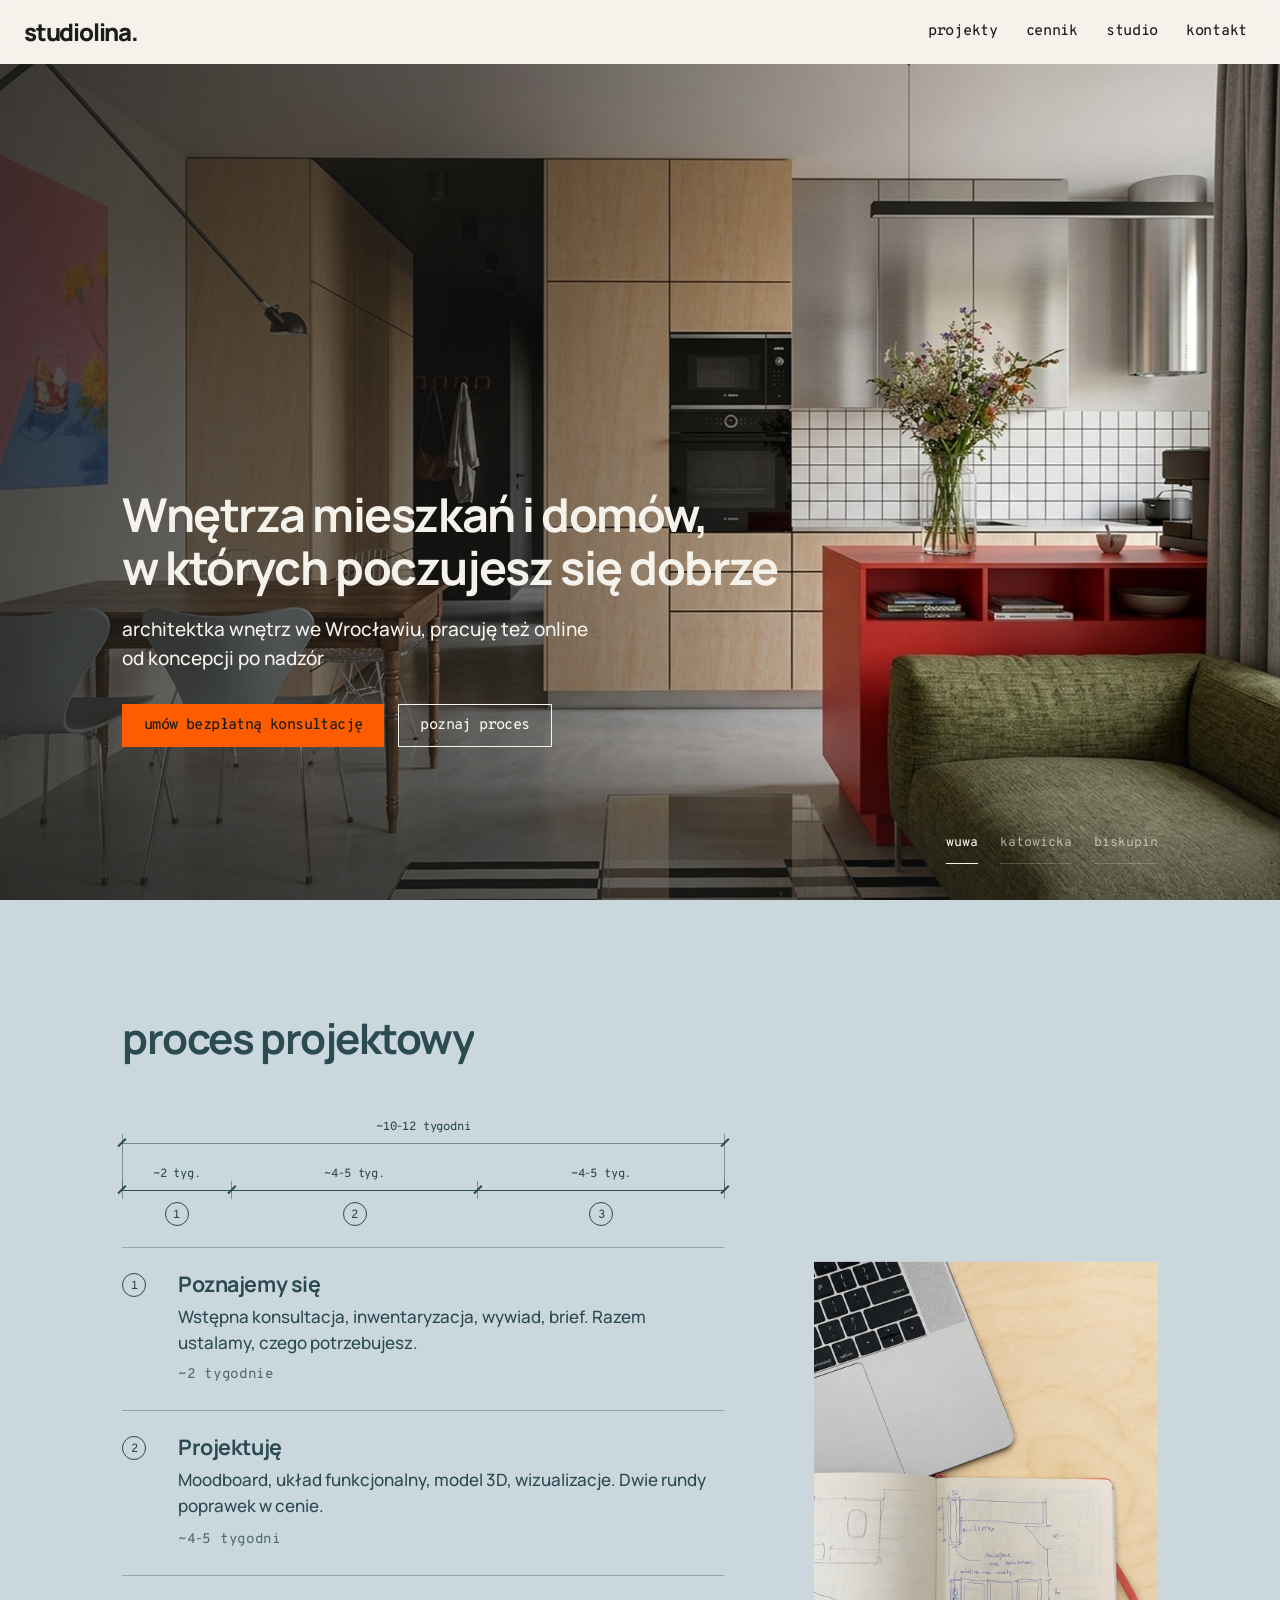
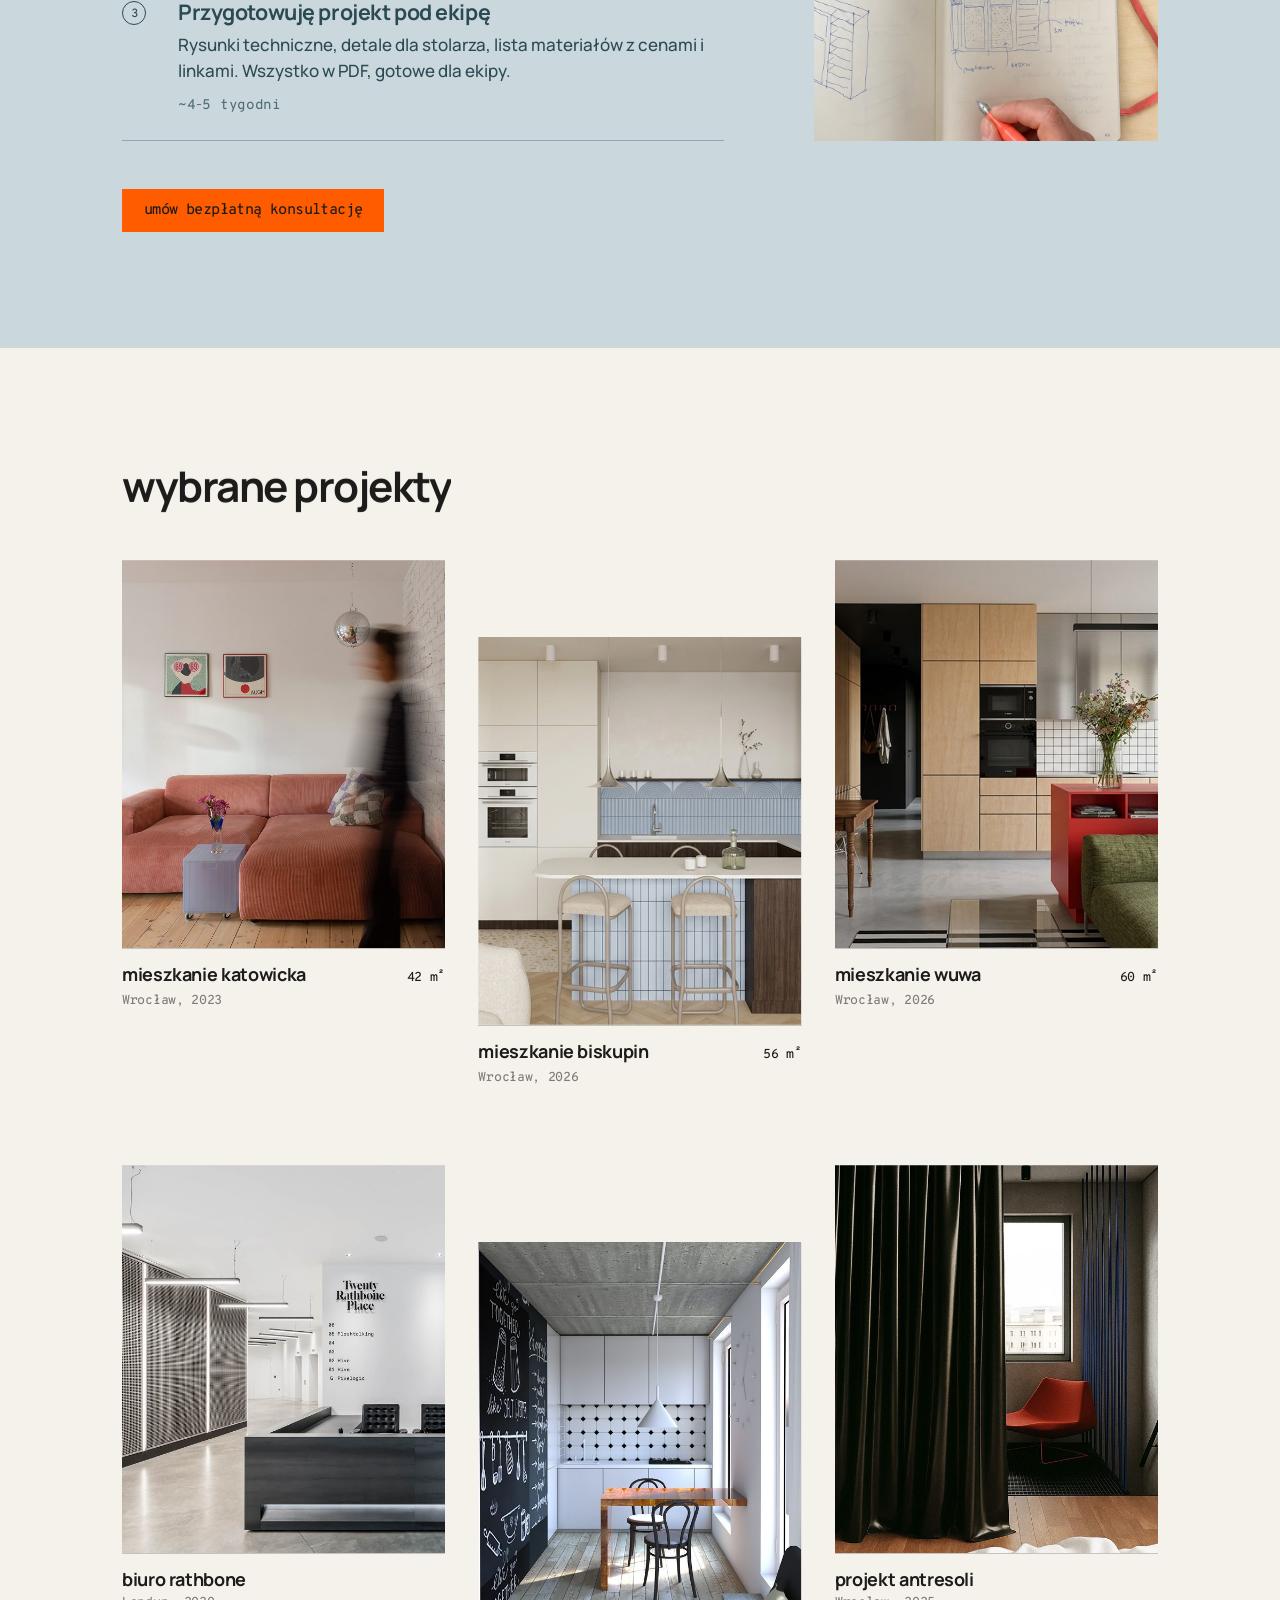
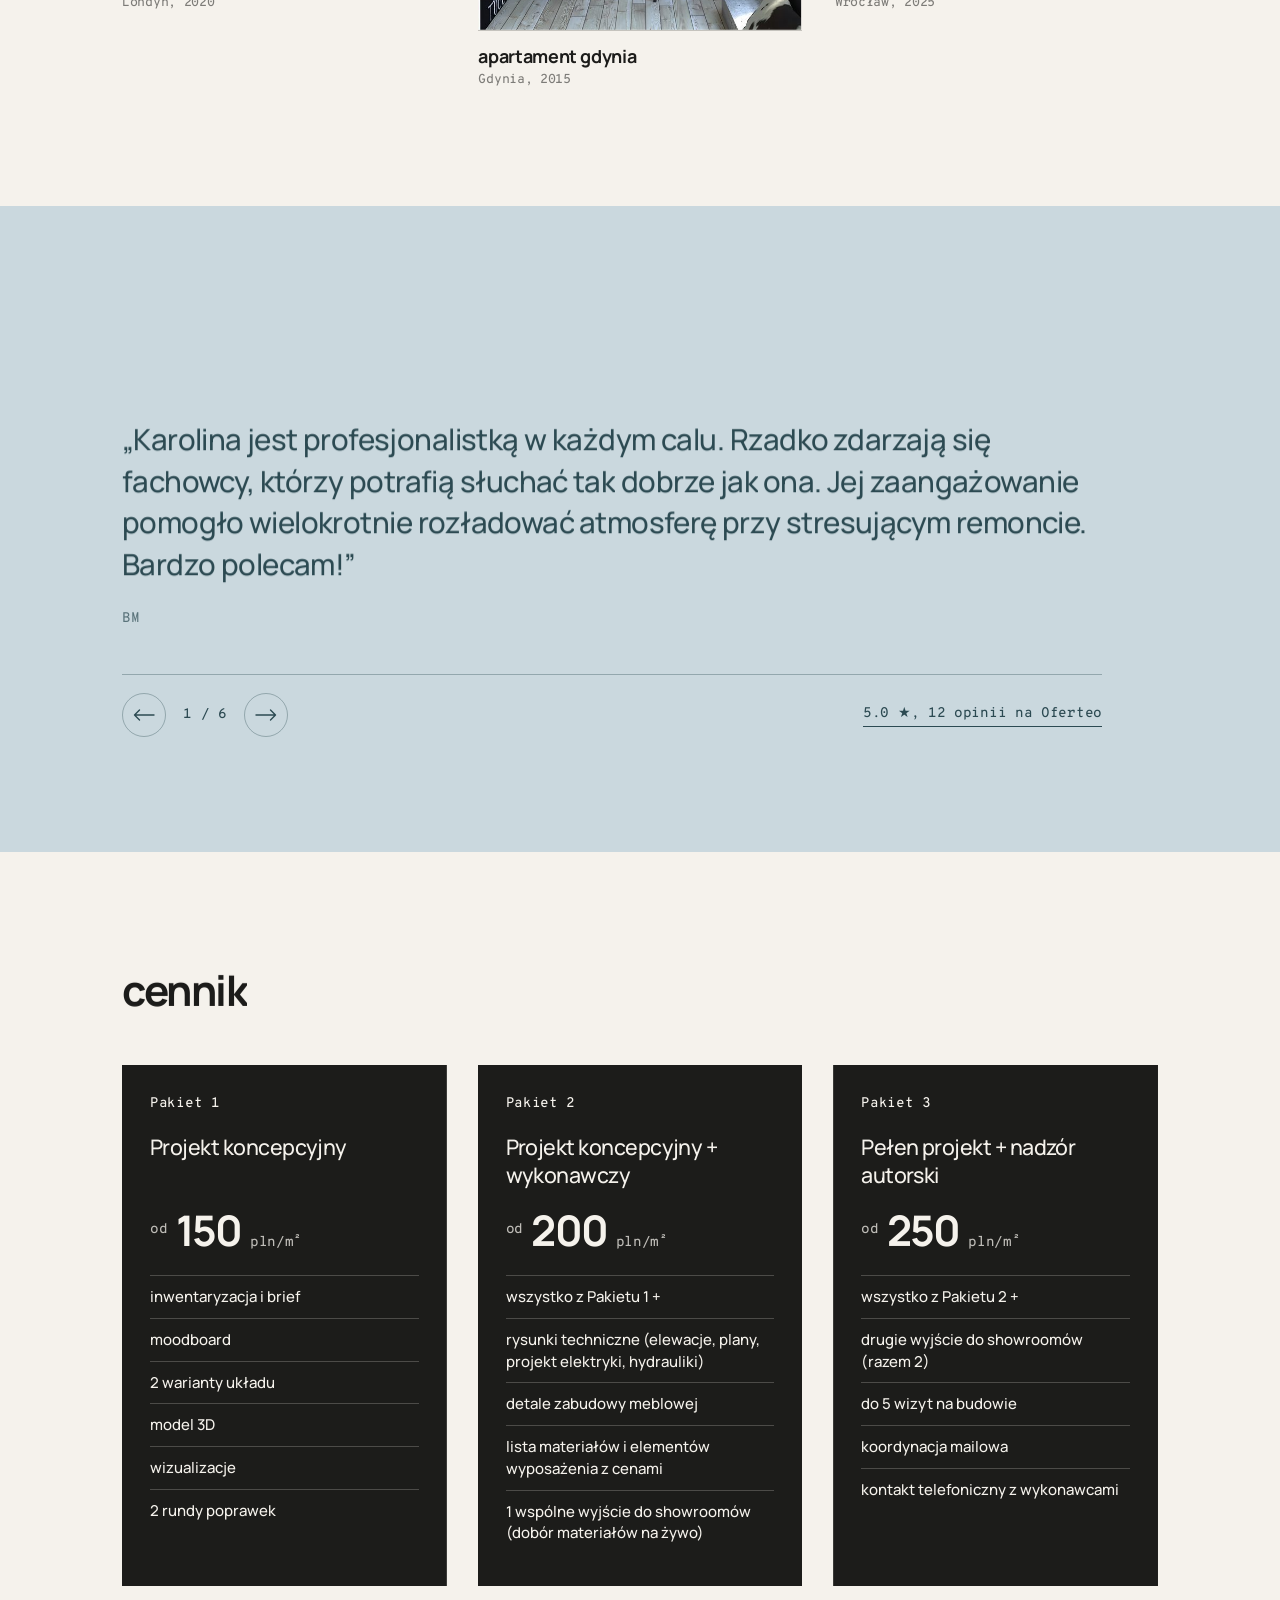
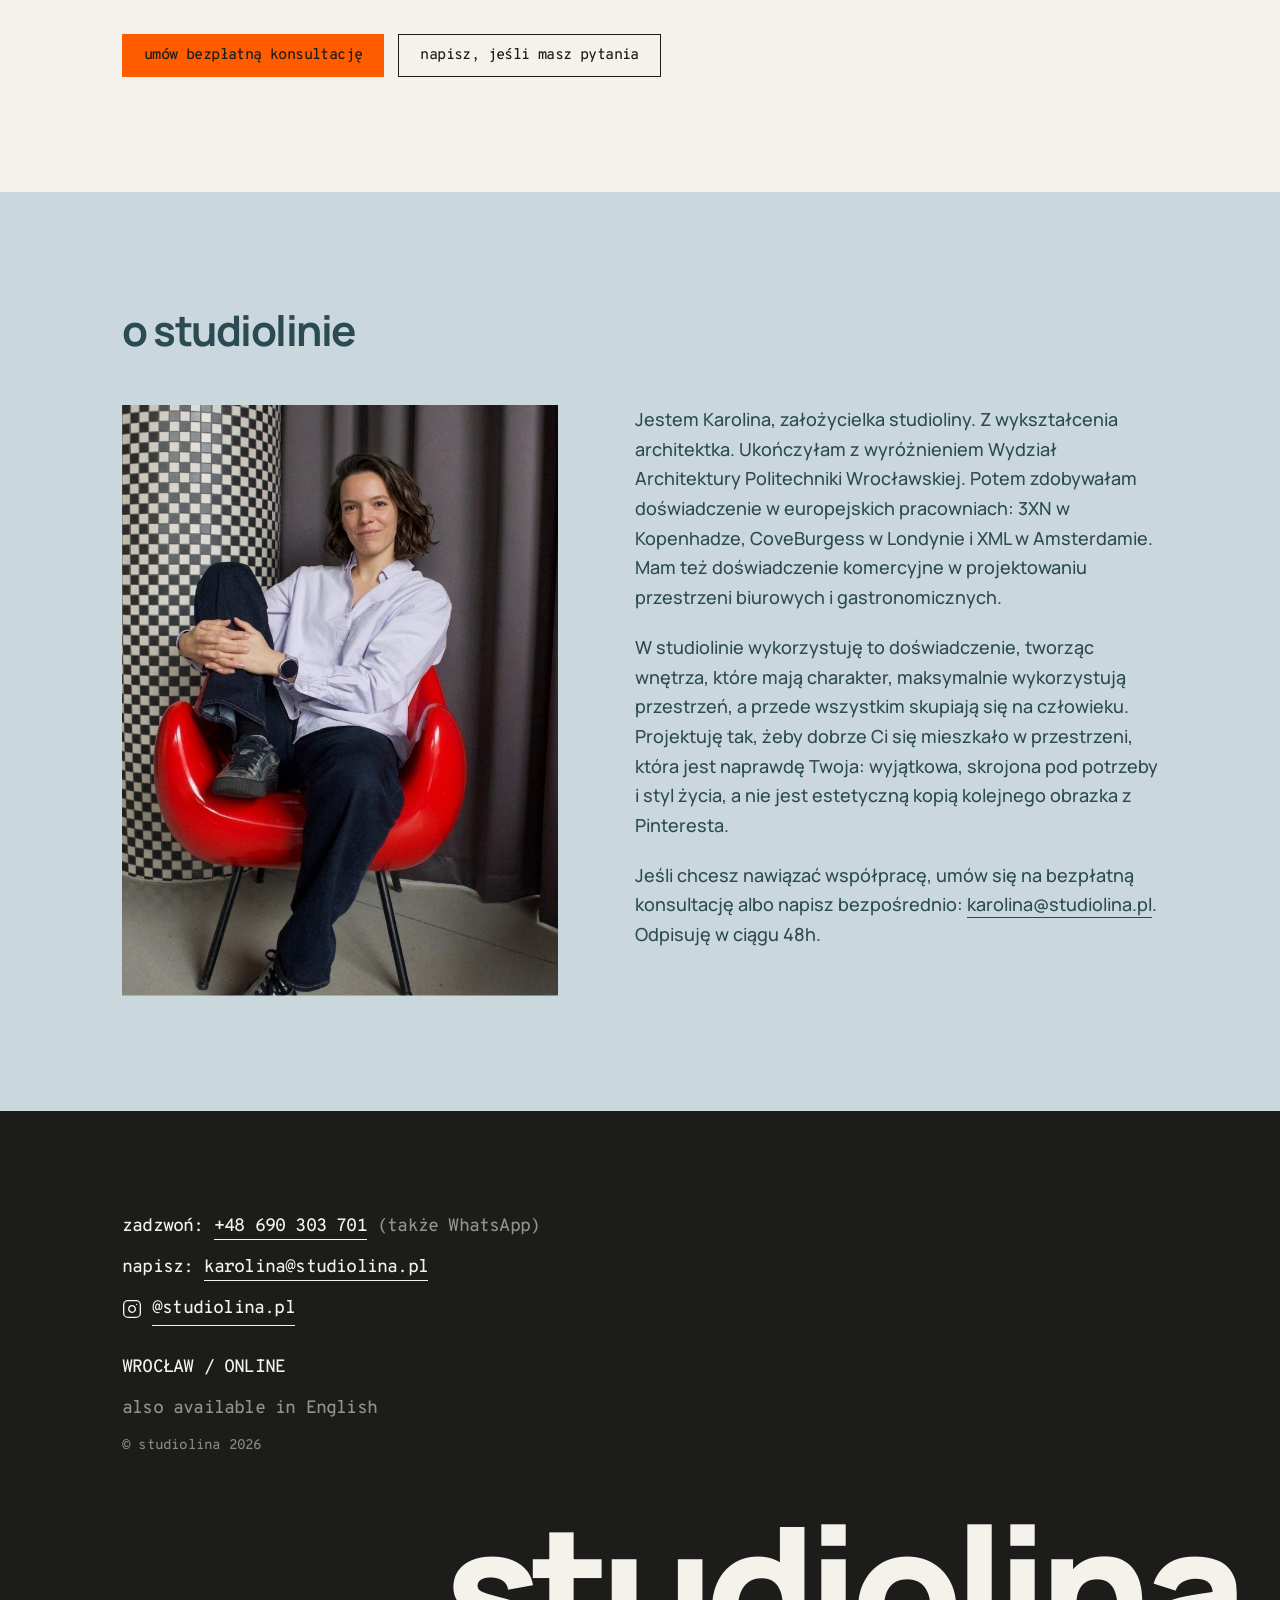
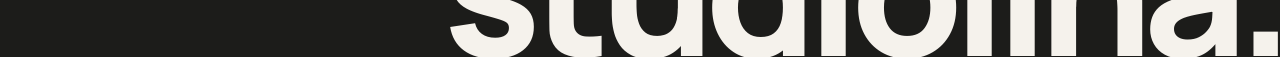
<file: index.html>
<!DOCTYPE html>
<html lang="pl">
<head>
  <!-- Google tag (gtag.js) -->
  <script async src="https://www.googletagmanager.com/gtag/js?id=G-KGEE62H60R"></script>
  <script>
    window.dataLayer = window.dataLayer || [];
    function gtag(){dataLayer.push(arguments);}
    gtag('js', new Date());
    gtag('config', 'G-KGEE62H60R');
  </script>

  <meta charset="UTF-8">
  <meta name="viewport" content="width=device-width, initial-scale=1.0">
  <meta name="description" content="studiolina, projektowanie wnętrz Wrocław. Projektuję mieszkania i domy, w których dobrze się mieszka. Architektka z 10-letnim międzynarodowym doświadczeniem.">
  <meta name="theme-color" content="#f5f2ec">
  <title>studiolina | projektowanie wnętrz Wrocław</title>

  <!-- Open Graph (podgląd linku na LinkedIn, FB, WhatsApp) -->
  <meta property="og:type" content="website">
  <meta property="og:url" content="https://studiolina.pl">
  <meta property="og:title" content="studiolina | projektowanie wnętrz Wrocław">
  <meta property="og:description" content="Projektuję mieszkania i domy, w których dobrze się mieszka. Architektka z 10-letnim międzynarodowym doświadczeniem.">
  <meta property="og:image" content="https://studiolina.pl/assets/hero.jpg">
  <meta property="og:image:width" content="1200">
  <meta property="og:image:height" content="630">
  <meta property="og:locale" content="pl_PL">
  <meta property="og:site_name" content="studiolina">

  <meta name="twitter:card" content="summary_large_image">
  <meta name="twitter:title" content="studiolina | projektowanie wnętrz Wrocław">
  <meta name="twitter:description" content="Projektuję mieszkania i domy, w których dobrze się mieszka.">
  <meta name="twitter:image" content="https://studiolina.pl/assets/hero.jpg">

  <script>
    // klasa .js włącza stany początkowe animacji (bez JS wszystko jest widoczne)
    document.documentElement.classList.add('js');
    // pełne "otwarcie" hero tylko przy pierwszym wejściu w sesji
    try {
      if (!sessionStorage.getItem('sl-intro') && !matchMedia('(prefers-reduced-motion: reduce)').matches) {
        document.documentElement.classList.add('intro');
        sessionStorage.setItem('sl-intro', '1');
      }
    } catch (e) {}
    // bezpiecznik: jeśli main.js się nie wczyta, pokaż wszystko bez animacji
    setTimeout(function () { if (!window.__slReady) document.documentElement.classList.remove('js', 'intro'); }, 3000);
  </script>

  <link rel="preload" href="assets/fonts/manrope-700.woff2" as="font" type="font/woff2" crossorigin>
  <link rel="preload" href="assets/fonts/manrope-500.woff2" as="font" type="font/woff2" crossorigin>
  <link rel="preload" href="assets/hero.jpg" as="image" media="(min-width: 641px)">
  <link rel="stylesheet" href="style.css">
  <script src="js/lenis.min.js" defer></script>
  <script src="js/main.js" defer></script>
  <script type="speculationrules">
    { "prefetch": [{ "where": { "selector_matches": "a.work" }, "eagerness": "moderate" }] }
  </script>
</head>
<body class="page-home">

  <a class="skip" href="#proces">przejdź do treści</a>

  <!-- NAV -->
  <header class="nav" data-nav>
    <a href="#" class="nav__logo" aria-label="studiolina, strona główna">studiolina.</a>
    <nav class="nav__links" id="menu" aria-label="Główna nawigacja">
      <a href="#projekty"><span>projekty</span></a>
      <a href="#cennik"><span>cennik</span></a>
      <a href="#studio"><span>studio</span></a>
      <a href="#kontakt"><span>kontakt</span></a>
      <div class="nav__menu-foot">
        <a href="mailto:karolina@studiolina.pl">karolina@studiolina.pl</a>
        <a href="tel:+48690303701">+48 690 303 701</a>
      </div>
    </nav>
    <button class="nav__burger" aria-label="Menu" aria-expanded="false" aria-controls="menu">
      <span></span><span></span>
    </button>
  </header>

  <main>

    <!-- HERO -->
    <section class="hero" aria-label="Realizacje studioliny">
      <div class="hero__frame">
        <div class="hero__slides" data-hero-parallax>
          <figure class="hero__slide is-active" data-label="mieszkanie wuwa">
            <picture>
              <source media="(max-width: 640px)" srcset="assets/hero_mobile.jpg">
              <img src="assets/hero.jpg" alt="Projekt wnętrza, mieszkanie WUWA we Wrocławiu" class="hero__img" fetchpriority="high">
            </picture>
          </figure>
          <figure class="hero__slide hero__slide--bottom" data-label="mieszkanie katowicka">
            <picture>
              <img data-src="assets/hero_2.jpg" alt="Projekt wnętrza, mieszkanie Katowicka we Wrocławiu" class="hero__img">
            </picture>
          </figure>
          <figure class="hero__slide" data-label="mieszkanie biskupin">
            <picture>
              <source media="(max-width: 640px)" data-srcset="assets/biskupin_4_mobile.jpg">
              <img data-src="assets/biskupin/biskupin_4.jpg" alt="Projekt wnętrza, mieszkanie Biskupin we Wrocławiu" class="hero__img">
            </picture>
          </figure>
          <!-- kolejny slajd: dodaj <figure class="hero__slide" data-label="...">, przełącznik dorobi się sam -->
        </div>
        <div class="hero__shade" aria-hidden="true"></div>
      </div>

      <div class="hero__content">
        <h1 class="hero__title" data-split>Wnętrza mieszkań i domów, <br class="br-d">w których poczujesz się dobrze</h1>
        <p class="hero__sub">architektka wnętrz we Wrocławiu, <br class="br-m">pracuję też online<br>od koncepcji po nadzór</p>
        <div class="hero__buttons">
          <a href="https://calendly.com/karolina-studiolina/20min" target="_blank" rel="noopener" class="btn btn--primary"><span>umów bezpłatną konsultację</span></a>
          <a href="#proces" class="btn btn--ghost"><span>poznaj proces</span></a>
        </div>
      </div>

      <div class="hero__switch" role="group" aria-label="Zmień zdjęcie"></div>
    </section>

    <!-- PROCES -->
    <section id="proces" class="section section--pigeon">
      <div class="container proces">
        <div class="proces__main">
          <h2 class="section__title" data-split>proces projektowy</h2>

          <!-- łańcuch wymiarowy: długości odcinków = orientacyjny czas etapów -->
          <div class="chain" data-chain role="img" aria-label="Orientacyjny czas całego procesu: około 10 do 12 tygodni. Etap 1 około 2 tygodnie, etap 2 i 3 po około 4 do 5 tygodni.">
            <div class="chain__total">
              <span class="chain__line"></span>
              <i class="chain__tick chain__tick--start"></i>
              <i class="chain__tick chain__tick--end"></i>
              <span class="chain__label">~10<span class="hy">-</span>12 tygodni</span>
            </div>
            <div class="chain__row">
              <div class="chain__seg" data-seg="1" style="--w:2; --i:0">
                <span class="chain__line"></span>
                <i class="chain__tick chain__tick--start"></i>
                <span class="chain__label">~2 tyg.</span>
                <span class="chain__num">1</span>
              </div>
              <div class="chain__seg" data-seg="2" style="--w:4.5; --i:1">
                <span class="chain__line"></span>
                <i class="chain__tick chain__tick--start"></i>
                <span class="chain__label">~4<span class="hy">-</span>5 tyg.</span>
                <span class="chain__num">2</span>
              </div>
              <div class="chain__seg" data-seg="3" style="--w:4.5; --i:2">
                <span class="chain__line"></span>
                <i class="chain__tick chain__tick--start"></i>
                <i class="chain__tick chain__tick--end"></i>
                <span class="chain__label">~4<span class="hy">-</span>5 tyg.</span>
                <span class="chain__num">3</span>
              </div>
            </div>
          </div>

          <ol class="steps">
            <li class="step" data-step="1" data-reveal="fade" style="--d:.9s">
              <span class="step__num" aria-hidden="true">1</span>
              <div>
                <h3 class="step__name">Poznajemy się</h3>
                <p>Wstępna konsultacja, inwentaryzacja, wywiad, brief. Razem ustalamy, czego potrzebujesz.</p>
                <p class="step__time">~2 tygodnie</p>
              </div>
            </li>
            <li class="step" data-step="2" data-reveal="fade" style="--d:1.05s">
              <span class="step__num" aria-hidden="true">2</span>
              <div>
                <h3 class="step__name">Projektuję</h3>
                <p>Moodboard, układ funkcjonalny, model 3D, wizualizacje. Dwie rundy poprawek w cenie.</p>
                <p class="step__time">~4<span class="hy">-</span>5 tygodni</p>
              </div>
            </li>
            <li class="step" data-step="3" data-reveal="fade" style="--d:1.2s">
              <span class="step__num" aria-hidden="true">3</span>
              <div>
                <h3 class="step__name">Przygotowuję projekt pod ekipę</h3>
                <p>Rysunki techniczne, detale dla stolarza, lista materiałów z cenami i linkami. Wszystko w PDF, gotowe dla ekipy.</p>
                <p class="step__time">~4<span class="hy">-</span>5 tygodni</p>
              </div>
            </li>
          </ol>

          <a href="https://calendly.com/karolina-studiolina/20min" target="_blank" rel="noopener" class="btn btn--primary" data-reveal="fade"><span>umów bezpłatną konsultację</span></a>
        </div>

        <figure class="proces__photo media" data-reveal="media">
          <img src="assets/process.jpg" alt="Szkicownik z odręcznymi rysunkami projektowymi, proces pracy studioliny" loading="lazy" data-parallax="0.08">
        </figure>
      </div>
    </section>

    <!-- PROJEKTY -->
    <section id="projekty" class="section">
      <div class="container">
        <h2 class="section__title section__title--ink" data-split>wybrane projekty</h2>

        <div class="works">
          <a href="projekt-katowicka.html" class="work" data-project="katowicka">
            <div class="work__media media" data-reveal="media">
              <img src="assets/01_mieszkanie_katowicka_mobile.jpg" alt="Mieszkanie Katowicka, salon z różową sofą" loading="lazy">
            </div>
            <div class="work__cap">
              <span class="work__rule" aria-hidden="true"></span>
              <h3 class="work__name">mieszkanie katowicka</h3>
              <span class="work__area">42 m²</span>
              <p class="work__meta">Wrocław, 2023</p>
            </div>
          </a>
          <a href="projekt-biskupin.html" class="work" data-project="biskupin">
            <div class="work__media media" data-reveal="media">
              <img src="assets/02_wille_biskupin_mobile.jpg" alt="Mieszkanie Biskupin, kuchnia z niebieskimi płytkami" loading="lazy">
            </div>
            <div class="work__cap">
              <span class="work__rule" aria-hidden="true"></span>
              <h3 class="work__name">mieszkanie biskupin</h3>
              <span class="work__area">56 m²</span>
              <p class="work__meta">Wrocław, 2026</p>
            </div>
          </a>
          <a href="projekt-wuwa.html" class="work" data-project="wuwa">
            <div class="work__media media" data-reveal="media">
              <img src="assets/03_mieszkanie_wuwa_mobile.jpg" alt="Mieszkanie WUWA, kuchnia ze sklejki z czerwoną wyspą" loading="lazy">
            </div>
            <div class="work__cap">
              <span class="work__rule" aria-hidden="true"></span>
              <h3 class="work__name">mieszkanie wuwa</h3>
              <span class="work__area">60 m²</span>
              <p class="work__meta">Wrocław, 2026</p>
            </div>
          </a>
          <a href="projekt-rathbone.html" class="work" data-project="rathbone">
            <div class="work__media media" data-reveal="media">
              <img src="assets/04_biuro_londyn_mobile.jpg" alt="Biuro 20 Rathbone Place w Londynie, recepcja" loading="lazy">
            </div>
            <div class="work__cap">
              <span class="work__rule" aria-hidden="true"></span>
              <h3 class="work__name">biuro rathbone</h3>
              <p class="work__meta">Londyn, 2020</p>
            </div>
          </a>
          <a href="projekt-gdynia.html" class="work" data-project="gdynia">
            <div class="work__media media" data-reveal="media">
              <img src="assets/05_apartament_gdynia_mobile.jpg" alt="Apartament Gdynia, aneks z czarną ścianą" loading="lazy">
            </div>
            <div class="work__cap">
              <span class="work__rule" aria-hidden="true"></span>
              <h3 class="work__name">apartament gdynia</h3>
              <p class="work__meta">Gdynia, 2015</p>
            </div>
          </a>
          <a href="projekt-antresola.html" class="work" data-project="antresola">
            <div class="work__media media" data-reveal="media">
              <img src="assets/06_projekt_antersoli_mobile.jpg" alt="Antresola, czarna kurtyna i czerwony fotel" loading="lazy">
            </div>
            <div class="work__cap">
              <span class="work__rule" aria-hidden="true"></span>
              <h3 class="work__name">projekt antresoli</h3>
              <p class="work__meta">Wrocław, 2025</p>
            </div>
          </a>
        </div>
      </div>
    </section>

    <!-- OPINIE -->
    <section id="opinie" class="section section--pigeon">
      <div class="container">
        <h2 class="section__title" data-split>opinie</h2>

        <div class="quotes" data-quotes aria-roledescription="karuzela" aria-label="Opinie klientów">
          <div class="quotes__track" aria-live="polite">
            <blockquote class="quote is-active">
              <p class="quote__text">„Karolina jest profesjonalistką w każdym calu. Rzadko zdarzają się fachowcy, którzy potrafią słuchać tak dobrze jak ona. Jej zaangażowanie pomogło wielokrotnie rozładować atmosferę przy stresującym remoncie. Bardzo polecam!”</p>
              <footer class="quote__author">BM</footer>
            </blockquote>
            <blockquote class="quote">
              <p class="quote__text">„Na każdym etapie czułam, że moje potrzeby są dobrze rozumiane. O niektórych rozwiązaniach Karoliny nawet bym wcześniej nie pomyślała, widać od razu, że zna się na temacie. I co najważniejsze, wszystko na czas. Polecam!”</p>
              <footer class="quote__author">Karolina</footer>
            </blockquote>
            <blockquote class="quote">
              <p class="quote__text">„Zmysł estetyki i minimalizmu, o który mi chodziło, został spełniony totalnie! Możliwość oglądania finalnych wersji w dwóch opcjach nie zdarza się często. I teraz mieszka się lepiej.”</p>
              <footer class="quote__author">Paweł</footer>
            </blockquote>
            <blockquote class="quote">
              <p class="quote__text">„Jestem absolutnie zachwycona współpracą! Projekt idealnie trafił w moje gusta i potrzeby. Po realizacji mieszkanie wygląda obłędnie! Świetny kontakt, zdecydowanie polecam!”</p>
              <footer class="quote__author">Teresa</footer>
            </blockquote>
            <blockquote class="quote">
              <p class="quote__text">„Myślałem, że w moim mieszkaniu nie da się już nic zrobić i na zawsze pozostanie nijakie, ale dzięki studiolinie moje cztery kąty zyskały nową jakość. Polecam z czystym sumieniem.”</p>
              <footer class="quote__author">Bartosz</footer>
            </blockquote>
            <blockquote class="quote">
              <p class="quote__text">„Świetnie mi się współpracowało z Karoliną. Mój salon uzyskał piękną duszę. Karolina dopasowała styl, który mi odpowiadał, budżet i funkcjonalność. Jestem bardzo zadowolona i szczerze polecam!”</p>
              <footer class="quote__author">Monika</footer>
            </blockquote>
          </div>

          <div class="quotes__bar">
            <div class="quotes__nav">
              <button class="quotes__arrow" data-dir="-1" aria-label="Poprzednia opinia">
                <svg width="22" height="12" viewBox="0 0 22 12" fill="none" aria-hidden="true"><path d="M21 6H1.5M6.5 1 1.5 6l5 5" stroke="currentColor" stroke-width="1.4" stroke-linecap="round" stroke-linejoin="round"/></svg>
              </button>
              <span class="quotes__count"><span data-quote-index>1</span> / <span data-quote-total>6</span></span>
              <button class="quotes__arrow" data-dir="1" aria-label="Następna opinia">
                <svg width="22" height="12" viewBox="0 0 22 12" fill="none" aria-hidden="true"><path d="M1 6h19.5M15.5 1l5 5-5 5" stroke="currentColor" stroke-width="1.4" stroke-linecap="round" stroke-linejoin="round"/></svg>
              </button>
            </div>
            <a class="quotes__source link" href="https://www.oferteo.pl/studiolina/firma/7150575" target="_blank" rel="noopener">5.0 ★, 12 opinii na Oferteo</a>
          </div>
        </div>
      </div>
    </section>

    <!-- CENNIK -->
    <section id="cennik" class="section">
      <div class="container">
        <h2 class="section__title section__title--ink" data-split>cennik</h2>

        <div class="plans">
          <article class="plan" data-reveal="plan" style="--d:0s">
            <p class="plan__tier">Pakiet 1</p>
            <h3 class="plan__name">Projekt koncepcyjny</h3>
            <p class="plan__price"><span class="plan__from">od</span> 150 <span class="plan__unit">pln/m²</span></p>
            <ul class="plan__list">
              <li>inwentaryzacja i brief</li>
              <li>moodboard</li>
              <li>2 warianty układu</li>
              <li>model 3D</li>
              <li>wizualizacje</li>
              <li>2 rundy poprawek</li>
            </ul>
          </article>

          <article class="plan" data-reveal="plan" style="--d:.12s">
            <p class="plan__tier">Pakiet 2</p>
            <h3 class="plan__name">Projekt koncepcyjny + wykonawczy</h3>
            <p class="plan__price"><span class="plan__from">od</span> 200 <span class="plan__unit">pln/m²</span></p>
            <ul class="plan__list">
              <li>wszystko z Pakietu 1 +</li>
              <li>rysunki techniczne (elewacje, plany, projekt elektryki, hydrauliki)</li>
              <li>detale zabudowy meblowej</li>
              <li>lista materiałów i elementów wyposażenia z cenami</li>
              <li>1 wspólne wyjście do showroomów (dobór materiałów na żywo)</li>
            </ul>
          </article>

          <article class="plan" data-reveal="plan" style="--d:.24s">
            <p class="plan__tier">Pakiet 3</p>
            <h3 class="plan__name">Pełen projekt + nadzór autorski</h3>
            <p class="plan__price"><span class="plan__from">od</span> 250 <span class="plan__unit">pln/m²</span></p>
            <ul class="plan__list">
              <li>wszystko z Pakietu 2 +</li>
              <li>drugie wyjście do showroomów (razem 2)</li>
              <li>do 5 wizyt na budowie</li>
              <li>koordynacja mailowa</li>
              <li>kontakt telefoniczny z wykonawcami</li>
            </ul>
          </article>
        </div>

        <div class="cta-row" data-reveal="fade">
          <a href="https://calendly.com/karolina-studiolina/20min" target="_blank" rel="noopener" class="btn btn--primary"><span>umów bezpłatną konsultację</span></a>
          <a href="mailto:karolina@studiolina.pl" class="btn btn--outline"><span>napisz, jeśli masz pytania</span></a>
        </div>
      </div>
    </section>

    <!-- O STUDIOLINIE -->
    <section id="studio" class="section section--pigeon">
      <div class="container about">
        <h2 class="section__title about__title" data-split>o studiolinie</h2>
        <figure class="about__photo media" data-reveal="media">
          <img src="assets/about_foto.jpg" alt="Karolina Gawlik, architektka wnętrz, na czerwonym fotelu" loading="lazy" data-parallax="0.06">
        </figure>
        <div class="about__text">
          <p data-reveal="fade">Jestem Karolina, założycielka studioliny. Z wykształcenia architektka. Ukończyłam z wyróżnieniem Wydział Architektury Politechniki Wrocławskiej. Potem zdobywałam doświadczenie w europejskich pracowniach: 3XN w Kopenhadze, CoveBurgess w Londynie i XML w Amsterdamie. Mam też doświadczenie komercyjne w projektowaniu przestrzeni biurowych i gastronomicznych.</p>
          <p data-reveal="fade" style="--d:.1s">W studiolinie wykorzystuję to doświadczenie, tworząc wnętrza, które mają charakter, maksymalnie wykorzystują przestrzeń, a przede wszystkim skupiają się na człowieku. Projektuję tak, żeby dobrze Ci się mieszkało w przestrzeni, która jest naprawdę Twoja: wyjątkowa, skrojona pod potrzeby i styl życia, a nie jest estetyczną kopią kolejnego obrazka z Pinteresta.</p>
          <p data-reveal="fade" style="--d:.2s">Jeśli chcesz nawiązać współpracę, umów się na bezpłatną konsultację albo napisz bezpośrednio: <a class="link" href="mailto:karolina@studiolina.pl">karolina@studiolina.pl</a>. Odpisuję w ciągu 48h.</p>
        </div>
      </div>
    </section>

  </main>

  <!-- KONTAKT / FOOTER -->
  <footer id="kontakt" class="footer" data-footer>
    <div class="container footer__grid">
      <div class="footer__info">
        <p>zadzwoń: <a class="link" href="tel:+48690303701">+48 690 303 701</a> <span class="footer__note">(także WhatsApp)</span></p>
        <p>napisz: <a class="link" href="mailto:karolina@studiolina.pl">karolina@studiolina.pl</a></p>
        <p><a class="footer__ig" href="https://instagram.com/studiolina.pl" target="_blank" rel="noopener" aria-label="Instagram: @studiolina.pl"><!-- ikona: Lucide (ISC) --><svg class="footer__ig-icon" width="20" height="20" viewBox="0 0 24 24" fill="none" stroke="currentColor" stroke-width="1.6" stroke-linecap="round" stroke-linejoin="round" aria-hidden="true"><rect width="20" height="20" x="2" y="2" rx="5" ry="5"/><path d="M16 11.37A4 4 0 1 1 12.63 8 4 4 0 0 1 16 11.37z"/><line x1="17.5" x2="17.51" y1="6.5" y2="6.5"/></svg><span class="link">@studiolina.pl</span></a></p>
      </div>
      <div class="footer__side">
        <p class="footer__location">WROCŁAW / ONLINE</p>
        <p class="footer__lang">also available in English</p>
        <p class="footer__copy">© studiolina 2026</p>
      </div>
    </div>
    <p class="footer__logo" aria-hidden="true" data-letters>studiolina.</p>
  </footer>

</body>
</html>
</file>
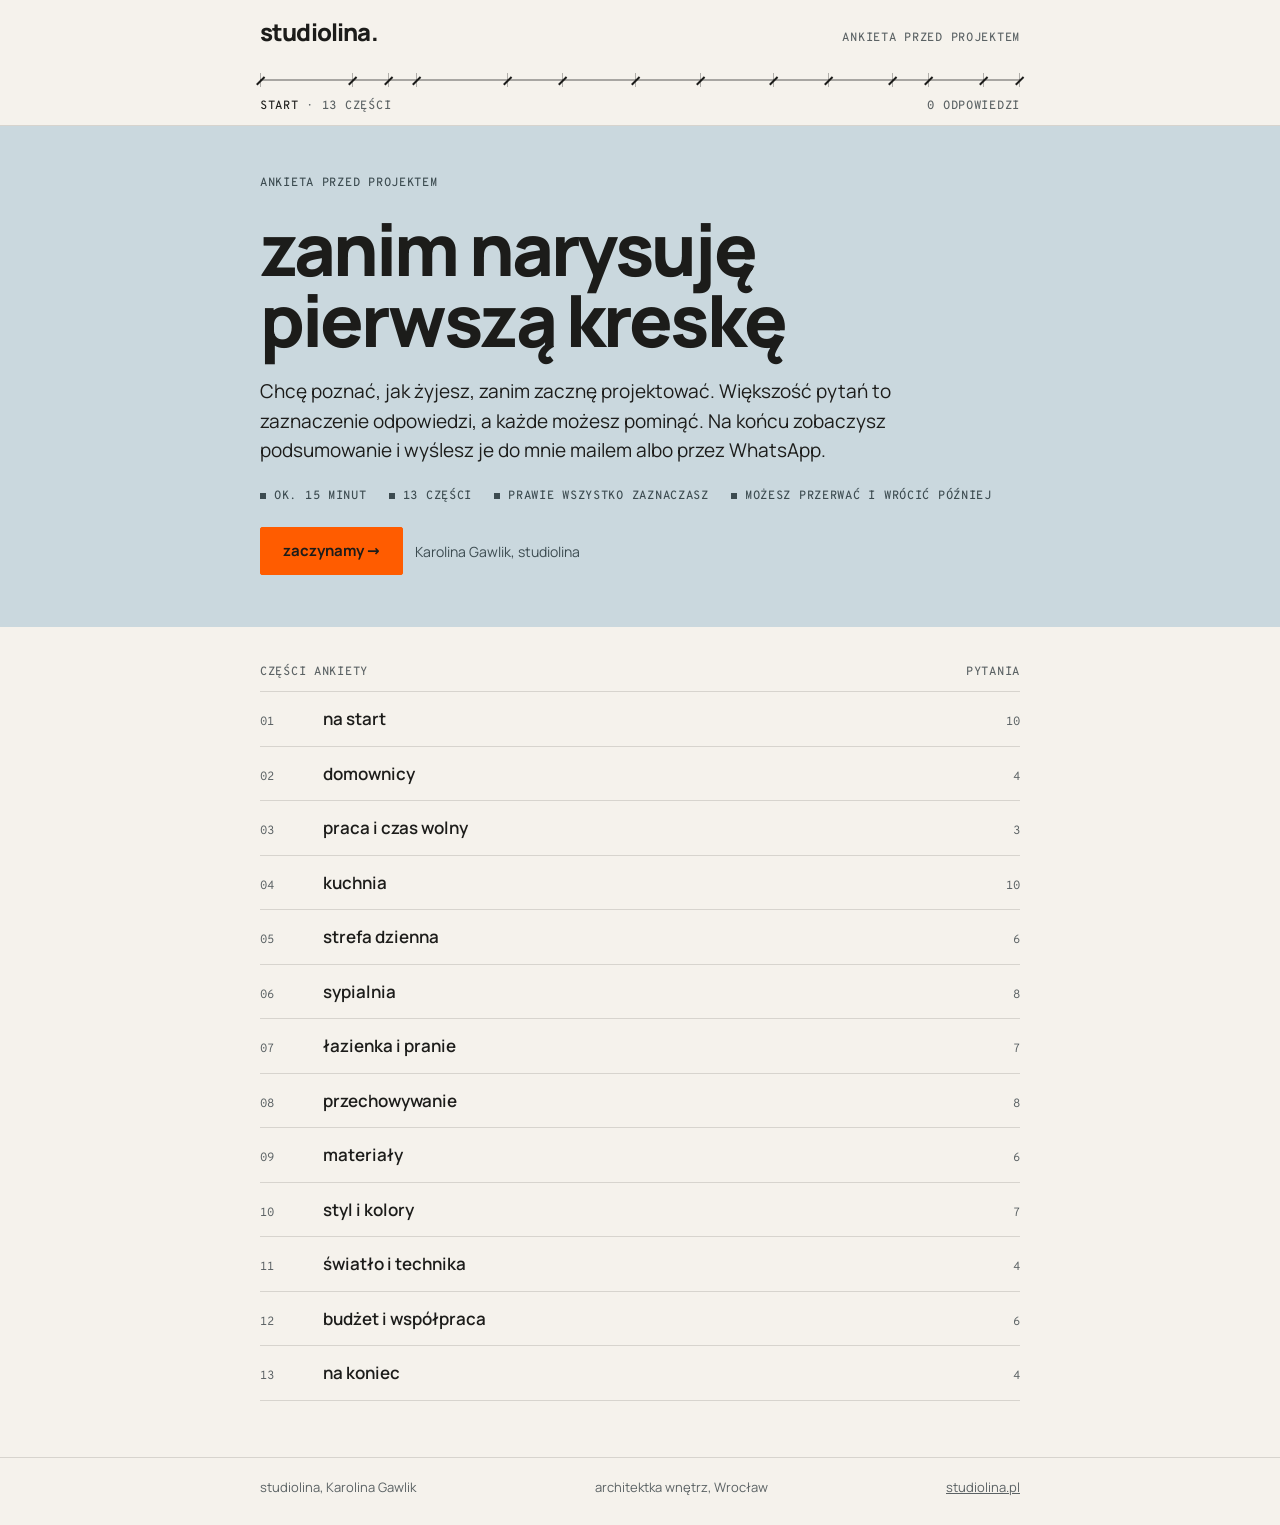
<file: ankieta/index.html>
<!doctype html>
<html lang="pl">
<head>
<meta charset="utf-8">
<meta name="viewport" content="width=device-width,initial-scale=1,viewport-fit=cover">
<meta name="robots" content="noindex, nofollow">
<title>Ankieta przed projektem | studiolina</title>
<style>
@font-face{font-family:'Manrope';font-style:normal;font-weight:400;font-display:swap;src:url('fonts/manrope-latin-400-normal.woff2') format('woff2');unicode-range:U+0000-00FF,U+0131,U+0152-0153,U+02BB-02BC,U+02C6,U+02DA,U+02DC,U+0304,U+0308,U+0329,U+2000-206F,U+2074,U+20AC,U+2122,U+2191,U+2193,U+2212,U+2215,U+FEFF,U+FFFD}
@font-face{font-family:'Manrope';font-style:normal;font-weight:400;font-display:swap;src:url('fonts/manrope-latin-ext-400-normal.woff2') format('woff2');unicode-range:U+0100-02AF,U+0304,U+0308,U+0329,U+1E00-1E9F,U+1EF2-1EFF,U+2020,U+20A0-20AB,U+20AD-20C0,U+2113,U+2C60-2C7F,U+A720-A7FF}
@font-face{font-family:'Manrope';font-style:normal;font-weight:500;font-display:swap;src:url('fonts/manrope-latin-500-normal.woff2') format('woff2');unicode-range:U+0000-00FF,U+0131,U+0152-0153,U+02BB-02BC,U+02C6,U+02DA,U+02DC,U+0304,U+0308,U+0329,U+2000-206F,U+2074,U+20AC,U+2122,U+2191,U+2193,U+2212,U+2215,U+FEFF,U+FFFD}
@font-face{font-family:'Manrope';font-style:normal;font-weight:500;font-display:swap;src:url('fonts/manrope-latin-ext-500-normal.woff2') format('woff2');unicode-range:U+0100-02AF,U+0304,U+0308,U+0329,U+1E00-1E9F,U+1EF2-1EFF,U+2020,U+20A0-20AB,U+20AD-20C0,U+2113,U+2C60-2C7F,U+A720-A7FF}
@font-face{font-family:'Manrope';font-style:normal;font-weight:600;font-display:swap;src:url('fonts/manrope-latin-600-normal.woff2') format('woff2');unicode-range:U+0000-00FF,U+0131,U+0152-0153,U+02BB-02BC,U+02C6,U+02DA,U+02DC,U+0304,U+0308,U+0329,U+2000-206F,U+2074,U+20AC,U+2122,U+2191,U+2193,U+2212,U+2215,U+FEFF,U+FFFD}
@font-face{font-family:'Manrope';font-style:normal;font-weight:600;font-display:swap;src:url('fonts/manrope-latin-ext-600-normal.woff2') format('woff2');unicode-range:U+0100-02AF,U+0304,U+0308,U+0329,U+1E00-1E9F,U+1EF2-1EFF,U+2020,U+20A0-20AB,U+20AD-20C0,U+2113,U+2C60-2C7F,U+A720-A7FF}
@font-face{font-family:'Manrope';font-style:normal;font-weight:700;font-display:swap;src:url('fonts/manrope-latin-700-normal.woff2') format('woff2');unicode-range:U+0000-00FF,U+0131,U+0152-0153,U+02BB-02BC,U+02C6,U+02DA,U+02DC,U+0304,U+0308,U+0329,U+2000-206F,U+2074,U+20AC,U+2122,U+2191,U+2193,U+2212,U+2215,U+FEFF,U+FFFD}
@font-face{font-family:'Manrope';font-style:normal;font-weight:700;font-display:swap;src:url('fonts/manrope-latin-ext-700-normal.woff2') format('woff2');unicode-range:U+0100-02AF,U+0304,U+0308,U+0329,U+1E00-1E9F,U+1EF2-1EFF,U+2020,U+20A0-20AB,U+20AD-20C0,U+2113,U+2C60-2C7F,U+A720-A7FF}
@font-face{font-family:'Manrope';font-style:normal;font-weight:800;font-display:swap;src:url('fonts/manrope-latin-800-normal.woff2') format('woff2');unicode-range:U+0000-00FF,U+0131,U+0152-0153,U+02BB-02BC,U+02C6,U+02DA,U+02DC,U+0304,U+0308,U+0329,U+2000-206F,U+2074,U+20AC,U+2122,U+2191,U+2193,U+2212,U+2215,U+FEFF,U+FFFD}
@font-face{font-family:'Manrope';font-style:normal;font-weight:800;font-display:swap;src:url('fonts/manrope-latin-ext-800-normal.woff2') format('woff2');unicode-range:U+0100-02AF,U+0304,U+0308,U+0329,U+1E00-1E9F,U+1EF2-1EFF,U+2020,U+20A0-20AB,U+20AD-20C0,U+2113,U+2C60-2C7F,U+A720-A7FF}
@font-face{font-family:'Overpass Mono';font-style:normal;font-weight:400;font-display:swap;src:url('fonts/overpass-mono-latin-400-normal.woff2') format('woff2');unicode-range:U+0000-00FF,U+0131,U+0152-0153,U+02BB-02BC,U+02C6,U+02DA,U+02DC,U+0304,U+0308,U+0329,U+2000-206F,U+2074,U+20AC,U+2122,U+2191,U+2193,U+2212,U+2215,U+FEFF,U+FFFD}
@font-face{font-family:'Overpass Mono';font-style:normal;font-weight:400;font-display:swap;src:url('fonts/overpass-mono-latin-ext-400-normal.woff2') format('woff2');unicode-range:U+0100-02AF,U+0304,U+0308,U+0329,U+1E00-1E9F,U+1EF2-1EFF,U+2020,U+20A0-20AB,U+20AD-20C0,U+2113,U+2C60-2C7F,U+A720-A7FF}
@font-face{font-family:'Overpass Mono';font-style:normal;font-weight:500;font-display:swap;src:url('fonts/overpass-mono-latin-500-normal.woff2') format('woff2');unicode-range:U+0000-00FF,U+0131,U+0152-0153,U+02BB-02BC,U+02C6,U+02DA,U+02DC,U+0304,U+0308,U+0329,U+2000-206F,U+2074,U+20AC,U+2122,U+2191,U+2193,U+2212,U+2215,U+FEFF,U+FFFD}
@font-face{font-family:'Overpass Mono';font-style:normal;font-weight:500;font-display:swap;src:url('fonts/overpass-mono-latin-ext-500-normal.woff2') format('woff2');unicode-range:U+0100-02AF,U+0304,U+0308,U+0329,U+1E00-1E9F,U+1EF2-1EFF,U+2020,U+20A0-20AB,U+20AD-20C0,U+2113,U+2C60-2C7F,U+A720-A7FF}
:root{box-sizing:border-box;padding-top:env(safe-area-inset-top,0px);padding-bottom:env(safe-area-inset-bottom,0px)}
body{margin:0}
img{max-width:100%}
[hidden]{display:none!important}
</style>
</head>
<body>
<style>
/* Układ: jedna kolumna jak arkusz rysunku, postęp jako łańcuch wymiarowy, skale jak podziałka na rysunku */
:root {
  --paper: #F5F2EC;
  --pigeon: #CAD8DE;
  --ink: #1C1C1A;
  --teal: #2C4A52;
  --orange: #FF5C00;

  --bg: #F5F2EC;
  --fg: #1C1C1A;
  --muted: #5B6264;
  --rule: rgba(28, 28, 26, 0.14);
  --line: rgba(28, 28, 26, 0.32);
  --strong: rgba(28, 28, 26, 0.7);
  --chip: #FBFAF7;
  --tint: rgba(44, 74, 82, 0.07);
  --band: #CAD8DE;
  --band-fg: #1C1C1A;
  --band-muted: #3C4B50;
  --sel: #2C4A52;
  --sel-fg: #F5F2EC;
  --accent: #FF5C00;
  --accent-fg: #1C1C1A;

  --font-ui: 'Manrope', system-ui, -apple-system, 'Segoe UI', Roboto, sans-serif;
  --font-mono: 'Overpass Mono', ui-monospace, 'SF Mono', Menlo, Consolas, monospace;

  --fs-mono: 12px;
  --fs-s: 14px;
  --fs-m: 16px;
  --fs-q: 18px;
  --fs-lead: clamp(16px, 0.5vw + 14px, 19px);
  --fs-title: clamp(32px, 3.4vw + 18px, 52px);
  --fs-hero: clamp(38px, 5vw + 18px, 72px);

  --col: 760px;
  --ease: cubic-bezier(0.16, 1, 0.3, 1);
}
@media (prefers-color-scheme: dark) {
  :root:not([data-theme="light"]) {
    --bg: #1C1C1A;
    --fg: #F5F2EC;
    --muted: #A5ADAF;
    --rule: rgba(245, 242, 236, 0.12);
    --line: rgba(245, 242, 236, 0.28);
    --strong: rgba(245, 242, 236, 0.7);
    --chip: #232321;
    --tint: rgba(202, 216, 222, 0.06);
    --band: #22353B;
    --band-fg: #F5F2EC;
    --band-muted: #B7C6CC;
    --sel: #CAD8DE;
    --sel-fg: #1C1C1A;
    --accent: #FF5C00;
    --accent-fg: #1C1C1A;
    color-scheme: dark;
  }
}
:root[data-theme="dark"] {
  --bg: #1C1C1A;
  --fg: #F5F2EC;
  --muted: #A5ADAF;
  --rule: rgba(245, 242, 236, 0.12);
  --line: rgba(245, 242, 236, 0.28);
  --strong: rgba(245, 242, 236, 0.7);
  --chip: #232321;
  --tint: rgba(202, 216, 222, 0.06);
  --band: #22353B;
  --band-fg: #F5F2EC;
  --band-muted: #B7C6CC;
  --sel: #CAD8DE;
  --sel-fg: #1C1C1A;
  --accent: #FF5C00;
  --accent-fg: #1C1C1A;
  color-scheme: dark;
}

body {
  background: var(--bg);
  color: var(--fg);
  font-family: var(--font-ui);
  font-size: var(--fs-m);
  line-height: 1.5;
  -webkit-font-smoothing: antialiased;
}
body::before {
  content: "";
  position: fixed;
  inset: 0 0 auto;
  height: env(safe-area-inset-top, 0px);
  z-index: 10;
  background: var(--bg);
}
* { box-sizing: border-box; }
button, input, textarea { font: inherit; color: inherit; }
h1, h2, h3, p, ol, ul, dl, dd { margin: 0; }
ol, ul { padding: 0; list-style: none; }
:focus-visible { outline: 2px solid var(--accent); outline-offset: 2px; }

.wrap {
  width: 100%;
  max-width: calc(var(--col) + 64px);
  margin-inline: auto;
  padding-left: max(16px, env(safe-area-inset-left, 0px));
  padding-right: max(16px, env(safe-area-inset-right, 0px));
}
@media (min-width: 700px) {
  .wrap {
    padding-left: max(32px, env(safe-area-inset-left, 0px));
    padding-right: max(32px, env(safe-area-inset-right, 0px));
  }
}

.eyebrow, .mono {
  font-family: var(--font-mono);
  font-size: var(--fs-mono);
  font-weight: 500;
  letter-spacing: 0.06em;
  text-transform: uppercase;
}

/* nagłówek */
.top__in {
  display: flex;
  justify-content: space-between;
  align-items: baseline;
  gap: 16px;
  padding-block: 20px 14px;
}
.logo {
  font-weight: 800;
  font-size: 24px;
  letter-spacing: -0.035em;
  line-height: 1;
}
.top__meta { color: var(--muted); text-align: right; }

/* postęp: łańcuch wymiarowy */
.progress {
  position: sticky;
  top: env(safe-area-inset-top, 0px);
  z-index: 5;
  background: var(--bg);
  border-bottom: 1px solid var(--rule);
}
.progress__in { padding-block: 6px 10px; display: grid; gap: 4px; }
.chain {
  display: flex;
  height: 26px;
  position: relative;
}
.chain::after {
  content: "";
  position: absolute;
  right: -5px;
  top: 50%;
  width: 11px;
  height: 1.5px;
  background: var(--fg);
  transform: rotate(-45deg);
}
.chain::before {
  content: "";
  position: absolute;
  right: 0;
  top: 6px;
  bottom: 6px;
  width: 1px;
  background: var(--line);
}
.chain__seg {
  flex-basis: 0;
  min-width: 10px;
  position: relative;
  border: 0;
  padding: 0;
  margin: 0;
  background:
    linear-gradient(var(--line), var(--line)) left center / 1px 14px no-repeat;
  cursor: pointer;
}
.chain__seg::before {
  content: "";
  position: absolute;
  left: 0;
  right: 0;
  top: 50%;
  height: 1px;
  transform: translateY(-50%);
  background: var(--strong);
  transition: height 0.3s var(--ease), background-color 0.3s var(--ease);
}
.chain__seg::after {
  content: "";
  position: absolute;
  left: -5px;
  top: 50%;
  width: 11px;
  height: 1.5px;
  background: var(--fg);
  transform: rotate(-45deg);
}
.chain__seg.is-done::before { height: 3px; background: var(--sel); }
.chain__seg.is-current::before { height: 5px; background: var(--accent); }
.chain__seg:hover::before { background: var(--fg); }
.chain__seg:focus-visible { outline-offset: 0; }
.progress__label {
  display: flex;
  justify-content: space-between;
  gap: 12px;
  color: var(--muted);
}
.progress__label b { color: var(--fg); font-weight: 500; }

/* przyciski */
.btn {
  display: inline-flex;
  align-items: center;
  justify-content: center;
  gap: 10px;
  min-height: 48px;
  padding: 12px 22px;
  border-radius: 2px;
  font-weight: 700;
  font-size: 15px;
  line-height: 1.2;
  text-decoration: none;
  cursor: pointer;
  transition: transform 0.2s var(--ease), background-color 0.2s var(--ease), border-color 0.2s var(--ease);
}
.btn--primary { background: var(--accent); color: var(--accent-fg); border: 1px solid var(--accent); }
.btn--primary:hover { transform: translateY(-1px); }
.btn--ghost { background: transparent; color: inherit; border: 1px solid var(--line); }
.btn--ghost:hover { border-color: var(--strong); }
.linkbtn {
  background: none;
  border: 0;
  padding: 0;
  color: inherit;
  text-decoration: underline;
  text-underline-offset: 3px;
  cursor: pointer;
  font-weight: 600;
}

/* intro */
.band { background: var(--band); color: var(--band-fg); }
.band__in { padding-block: 48px 52px; display: grid; gap: 22px; }
.band .eyebrow { color: var(--band-muted); }
.intro__title {
  font-size: var(--fs-hero);
  font-weight: 800;
  line-height: 0.98;
  letter-spacing: -0.04em;
  text-wrap: balance;
  max-width: 13ch;
}
.intro__lead { font-size: var(--fs-lead); max-width: 56ch; line-height: 1.55; }
.facts {
  display: flex;
  flex-wrap: wrap;
  gap: 8px 22px;
  color: var(--band-muted);
}
.facts li { display: flex; align-items: center; gap: 8px; }
.facts li::before { content: ""; width: 6px; height: 6px; background: currentColor; }
.intro__cta { display: flex; flex-wrap: wrap; gap: 12px; align-items: center; }
.intro__sign { color: var(--band-muted); font-size: var(--fs-s); }

.toc { padding-block: 36px 8px; display: grid; }
.toc__head { display: flex; justify-content: space-between; color: var(--muted); padding-bottom: 10px; }
.toc__row {
  display: grid;
  grid-template-columns: 3.2em 1fr auto;
  align-items: baseline;
  gap: 12px;
  width: 100%;
  padding: 14px 0;
  border: 0;
  border-top: 1px solid var(--rule);
  background: none;
  text-align: left;
  cursor: pointer;
}
.toc__row:last-child { border-bottom: 1px solid var(--rule); }
.toc__num { font-family: var(--font-mono); font-size: var(--fs-mono); color: var(--muted); }
.toc__t { font-weight: 600; font-size: 17px; min-width: 0; }
.toc__n { font-family: var(--font-mono); font-size: var(--fs-mono); color: var(--muted); display: flex; align-items: center; gap: 8px; }
.toc__row.is-done .toc__n::before { content: ""; width: 8px; height: 8px; background: var(--sel); }
.toc__row:hover .toc__t { text-decoration: underline; text-underline-offset: 4px; }

/* część ankiety */
.sec { padding-block: 40px 24px; }
.sec__head { display: grid; gap: 12px; padding-bottom: 18px; }
.sec__head .eyebrow { color: var(--muted); }
.sec__title {
  font-size: var(--fs-title);
  font-weight: 800;
  line-height: 1;
  letter-spacing: -0.035em;
  text-wrap: balance;
}
.sec__title:focus { outline: none; }
.sec__lead { font-size: var(--fs-lead); color: var(--muted); max-width: 54ch; }

.q {
  display: grid;
  grid-template-columns: 2.8em minmax(0, 1fr);
  column-gap: 8px;
  row-gap: 10px;
  padding-block: 24px;
  border-top: 1px solid var(--rule);
}
.q > * { grid-column: 2; min-width: 0; }
.q > .q__num { grid-column: 1; grid-row: 1; padding-top: 4px; color: var(--muted); }
.q__label { font-size: var(--fs-q); font-weight: 700; line-height: 1.35; letter-spacing: -0.01em; text-wrap: balance; }
.q__meta { display: flex; flex-wrap: wrap; gap: 4px 14px; color: var(--muted); margin-top: -4px; }
.q__hint { font-size: var(--fs-s); color: var(--muted); max-width: 60ch; }
.q__body { padding-top: 4px; }

.q--sub {
  border-top: 0;
  padding-top: 0;
  margin-top: -6px;
}
.q--sub {
  background: linear-gradient(var(--line), var(--line)) no-repeat;
  background-size: 1px 100%;
  background-position: calc(2.8em + 8px) 0;
}
.q--sub > * { padding-left: 16px; }
.q--sub > .q__label { padding-top: 2px; font-size: 16px; }
.q--sub > .q__body { padding-bottom: 4px; }

.opts { display: flex; flex-wrap: wrap; gap: 8px; }
.opt {
  display: inline-flex;
  align-items: center;
  gap: 10px;
  min-height: 44px;
  padding: 10px 14px;
  border: 1px solid var(--line);
  border-radius: 2px;
  background: var(--chip);
  font-weight: 500;
  font-size: 15px;
  line-height: 1.25;
  text-align: left;
  cursor: pointer;
  transition: background-color 0.18s var(--ease), color 0.18s var(--ease), border-color 0.18s var(--ease);
}
.opt:hover { border-color: var(--strong); }
.opt__mark {
  flex: none;
  width: 14px;
  height: 14px;
  border: 1.5px solid currentColor;
  opacity: 0.75;
}
.opt--single .opt__mark { border-radius: 50%; }
.opt[aria-pressed="true"] {
  background: var(--sel);
  border-color: var(--sel);
  color: var(--sel-fg);
}
.opt[aria-pressed="true"] .opt__mark {
  opacity: 1;
  background: currentColor;
  box-shadow: inset 0 0 0 2.5px var(--sel);
}
.opt__bed {
  flex: none;
  height: 22px;
  border: 1.5px solid currentColor;
  border-radius: 1px;
  position: relative;
}
.opt__bed::before {
  content: "";
  position: absolute;
  left: 2px;
  right: 2px;
  top: 2px;
  height: 4px;
  border: 1px solid currentColor;
  opacity: 0.6;
}

.field {
  width: 100%;
  border: 0;
  border-bottom: 1px solid var(--line);
  background: transparent;
  padding: 10px 0;
  font-size: 16px;
  font-weight: 500;
  border-radius: 0;
}
.field::placeholder { color: var(--muted); opacity: 0.7; }
.field:focus { outline: none; border-bottom-color: var(--accent); }
.field--other { margin-top: 10px; }
.unit { display: flex; align-items: baseline; gap: 10px; max-width: 220px; }
.unit span { font-weight: 600; }
textarea.field {
  min-height: 96px;
  resize: vertical;
  border: 1px solid var(--line);
  padding: 12px 14px;
  line-height: 1.5;
  border-radius: 2px;
}
textarea.field:focus { border-color: var(--accent); }

.step { display: inline-flex; align-items: stretch; border: 1px solid var(--line); border-radius: 2px; }
.step button {
  width: 48px;
  min-height: 46px;
  border: 0;
  background: var(--chip);
  font-size: 22px;
  font-weight: 500;
  cursor: pointer;
}
.step output {
  min-width: 56px;
  display: grid;
  place-items: center;
  border-inline: 1px solid var(--line);
  font-weight: 700;
  font-size: 18px;
  font-variant-numeric: tabular-nums;
}
.step output.is-empty { color: var(--muted); font-weight: 500; }

/* skala jak podziałka na rysunku */
.scale {
  display: grid;
  grid-template-columns: 1fr 1fr;
  gap: 8px 16px;
  max-width: 560px;
  font-size: var(--fs-s);
  color: var(--muted);
}
.scale__r { text-align: right; }
.scale__track {
  grid-column: 1 / -1;
  display: flex;
  border: 1px solid var(--strong);
}
.scale__b {
  flex: 1;
  height: 40px;
  border: 0;
  border-left: 1px solid var(--strong);
  background: transparent;
  cursor: pointer;
  position: relative;
  transition: background-color 0.18s var(--ease);
}
.scale__b:first-child { border-left: 0; }
.scale__b:nth-child(even) { background: var(--tint); }
.scale__b:hover { background: var(--rule); }
.scale__b[aria-pressed="true"] { background: var(--sel); }
.scale__ticks {
  grid-column: 1 / -1;
  display: flex;
  justify-content: space-between;
  font-family: var(--font-mono);
  font-size: 11px;
  margin-top: -4px;
}
.scale__ticks span { flex: 1; text-align: center; }
.scale__ticks span.is-on { color: var(--fg); font-weight: 500; }


/* wycinki wnętrz: kwadratowe kadry, numer jak na planszy */
.pics { display: grid; grid-template-columns: repeat(2, minmax(0, 1fr)); gap: 8px; }
@media (min-width: 640px) { .pics { grid-template-columns: repeat(3, minmax(0, 1fr)); gap: 10px; } }
.pic {
  position: relative;
  display: block;
  width: 100%;
  max-width: 100%;
  aspect-ratio: 1 / 1;
  padding: 0;
  border: 0;
  border-radius: 2px;
  overflow: hidden;
  background: var(--rule);
  cursor: pointer;
}
.pic img { display: block; width: 100%; height: 100%; object-fit: cover; transition: transform 0.5s var(--ease); }
.pic:hover img { transform: scale(1.04); }
.pic::after {
  content: "";
  position: absolute;
  inset: 0;
  border: 4px solid transparent;
  pointer-events: none;
  transition: border-color 0.18s var(--ease);
}
.pic[aria-pressed="true"]::after { border-color: var(--sel); }
.pic__n {
  position: absolute;
  left: 0;
  top: 0;
  padding: 3px 7px;
  background: var(--bg);
  color: var(--fg);
  font-family: var(--font-mono);
  font-size: 11px;
  letter-spacing: 0.06em;
  line-height: 1.4;
}
.pic__ok {
  position: absolute;
  right: 8px;
  top: 8px;
  width: 28px;
  height: 28px;
  display: grid;
  place-items: center;
  background: var(--sel);
  color: var(--sel-fg);
  font-weight: 800;
  font-size: 15px;
  line-height: 1;
  opacity: 0;
  transform: scale(0.6);
  transition: opacity 0.18s var(--ease), transform 0.18s var(--ease);
}
.pic[aria-pressed="true"] .pic__ok { opacity: 1; transform: none; }
.pic[aria-pressed="true"] .pic__n { background: var(--sel); color: var(--sel-fg); }

/* nawigacja */
.pager {
  display: flex;
  flex-wrap: wrap;
  justify-content: space-between;
  gap: 12px;
  padding-block: 28px 56px;
  border-top: 1px solid var(--rule);
}
.pager .btn--primary { margin-left: auto; }
@media (max-width: 480px) {
  .pager .btn { flex: 1 1 100%; }
  .pager .btn--primary { order: -1; }
}

/* podsumowanie */
.send { gap: 18px; }
.send h2 { font-size: 28px; font-weight: 800; letter-spacing: -0.03em; line-height: 1.1; }
.send p { max-width: 60ch; }
.send__btns { display: flex; flex-wrap: wrap; gap: 10px; }
.status { font-weight: 600; min-height: 1.5em; }
.send__info { display: grid; gap: 6px; font-size: var(--fs-s); color: var(--band-muted); }
.send__info strong { color: var(--band-fg); font-weight: 700; user-select: all; }
.send__info .send__rodo { font-size: 12px; line-height: 1.5; padding-top: 6px; }
.outbox summary { cursor: pointer; font-weight: 600; font-size: var(--fs-s); }
.outbox textarea {
  margin-top: 10px;
  width: 100%;
  min-height: 220px;
  border: 1px solid var(--line);
  background: var(--bg);
  color: var(--fg);
  padding: 12px;
  font-family: var(--font-mono);
  font-size: 13px;
  line-height: 1.5;
  border-radius: 2px;
}

.rev { border-top: 1px solid var(--rule); padding-block: 8px 18px; }
.rev__head {
  display: grid;
  grid-template-columns: 3.2em 1fr auto;
  align-items: baseline;
  gap: 12px;
  width: 100%;
  padding: 14px 0 10px;
  background: none;
  border: 0;
  text-align: left;
  cursor: pointer;
}
.rev__t { font-weight: 800; font-size: 20px; letter-spacing: -0.02em; }
.rev__num, .rev__edit { font-family: var(--font-mono); font-size: var(--fs-mono); color: var(--muted); text-transform: uppercase; letter-spacing: 0.06em; }
.rev__head:hover .rev__edit { color: var(--fg); text-decoration: underline; }
.rev__list { display: grid; gap: 8px; padding-left: calc(3.2em + 12px); }
.rev__row { display: grid; grid-template-columns: minmax(0, 2fr) minmax(0, 3fr); gap: 4px 16px; }
.rev__row dt { color: var(--muted); font-size: var(--fs-s); padding-top: 1px; }
.rev__row dd { font-weight: 600; overflow-wrap: anywhere; }
.rev__empty { padding-left: calc(3.2em + 12px); color: var(--muted); font-size: var(--fs-s); }
@media (max-width: 560px) {
  .rev__list, .rev__empty { padding-left: 0; }
  .rev__row { grid-template-columns: 1fr; gap: 0; }
}
.reset { padding-block: 24px 56px; border-top: 1px solid var(--rule); display: flex; flex-wrap: wrap; gap: 12px; align-items: center; color: var(--muted); font-size: var(--fs-s); }

.foot { border-top: 1px solid var(--rule); }
.foot__in { font-size: 13px; display: flex; flex-wrap: wrap; justify-content: space-between; gap: 8px 20px; padding-block: 20px 28px; color: var(--muted); }
.foot__in a { color: inherit; }

.reveal { animation: rise 0.5s var(--ease) both; }
@keyframes rise { from { opacity: 0.001; transform: translateY(10px); } to { opacity: 1; transform: none; } }
@media (prefers-reduced-motion: reduce) {
  .reveal { animation: none; }
  * { transition: none !important; }
}
</style>

<header class="top">
  <div class="wrap top__in">
    <span class="logo">studiolina.</span>
    <span class="top__meta mono">ankieta przed projektem</span>
  </div>
</header>

<div class="progress" id="progress">
  <div class="wrap progress__in">
    <div class="chain" id="chain" role="group" aria-label="Części ankiety"></div>
    <p class="progress__label mono"><span id="pl-l"></span><span id="pl-r"></span></p>
  </div>
</div>

<main id="app"></main>

<footer class="foot">
  <div class="wrap foot__in">
    <span>studiolina, Karolina Gawlik</span>
    <span>architektka wnętrz, Wrocław</span>
    <a href="https://studiolina.pl" target="_blank" rel="noopener">studiolina.pl</a>
  </div>
</footer>

<script>
(function () {
  "use strict";

  var KEY = "studiolina-ankieta-v1";
  var MAIL = "karolina@studiolina.pl";
  var WA = "48690303701";
  var WA_SHOW = "+48 690 303 701";
  var PH = "tu wpisz odpowiedź";


  var KIDS = ["para z dzieckiem lub dziećmi", "rodzic z dzieckiem lub dziećmi", "rodzina wielopokoleniowa"];

  var S = [
    { t: "na start", lead: "Podstawowe informacje.", q: [
      { id: "name", type: "text", label: "Imię i nazwisko", ac: "name" },
      { id: "contact", type: "text", label: "Telefon lub e-mail", short: "Kontakt" },
      { id: "addr", type: "text", label: "Lokalizacja inwestycji", short: "Lokalizacja inwestycji" },
      { id: "kind", type: "single", label: "Co projektujemy?", short: "Rodzaj wnętrza", o: ["mieszkanie", "dom", "jedno lub dwa pomieszczenia", "lokal usługowy lub biuro"], other: true },
      { id: "state", type: "single", label: "W jakim stanie jest teraz wnętrze?", short: "Stan obecny", o: ["stan deweloperski", "stan surowy", "do generalnego remontu", "do odświeżenia", "urządzone, zmieniamy wybrane rzeczy"] },
      { id: "area", type: "num", label: "Ile ma metrów?", short: "Metraż", unit: "m²" },
      { id: "rooms", type: "step", label: "Ile pokoi, razem z salonem?", short: "Liczba pokoi", min: 1, max: 12 },
      { id: "outdoor", type: "multi", label: "Czy jest balkon, taras lub ogród?", short: "Przestrzeń na zewnątrz", o: ["nie ma", "balkon", "loggia", "taras", "ogród"], excl: ["nie ma"] },
      { id: "outuse", type: "multi", sub: true, when: { q: "outdoor", not: ["nie ma"] }, label: "Co ma się tam dziać?", short: "Na zewnątrz", o: ["poranna kawa", "posiłki przy stole", "leżak lub hamak", "rośliny i zioła", "grill", "suszenie prania", "zabawa dzieci", "przechowywanie, np. rowerów", "praca na świeżym powietrzu"], other: true },
      { id: "outscope", type: "single", sub: true, when: { q: "outdoor", not: ["nie ma"] }, label: "Czy projektujemy też tę przestrzeń?", short: "Zewnątrz w projekcie", o: ["tak, w całości", "tylko dobór mebli i roślin", "nie, zostaje jak jest"] },
      { id: "walls", type: "single", label: "Czy dopuszczasz zmiany w układzie ścian?", short: "Zmiany ścian", o: ["tak, chętnie", "tylko drobne", "nie, układ zostaje", "nie wiem, zdam się na Twoją ocenę"] },
      { id: "when", type: "single", label: "Kiedy chcesz się wprowadzić?", short: "Termin", o: ["do 3 miesięcy", "za 3 do 6 miesięcy", "za 6 do 12 miesięcy", "za ponad rok", "nie mam ustalonego terminu"] }
    ]},
    { t: "domownicy", lead: "Kto będzie tu mieszkać na co dzień, a kto bywa gościem.", q: [
      { id: "who", type: "single", label: "Dla kogo jest to wnętrze?", short: "Dla kogo", o: ["kobieta", "mężczyzna", "para", "para z dzieckiem lub dziećmi", "rodzic z dzieckiem lub dziećmi", "rodzina wielopokoleniowa", "współlokatorzy", "na wynajem"] },
      { id: "rent", type: "single", sub: true, when: { q: "who", has: ["na wynajem"] }, label: "Jaki wynajem?", short: "Wynajem", o: ["krótkoterminowy, np. Airbnb", "długoterminowy", "teraz wynajem, docelowo dla siebie"] },
      { id: "tenant", type: "multi", sub: true, when: { q: "who", has: ["na wynajem"] }, label: "Kto ma być najemcą?", short: "Najemca", o: ["studenci", "osoba sama lub para", "rodzina", "osoby w delegacji", "turyści"] },
      { id: "kids", type: "multi", sub: true, when: { q: "who", has: KIDS }, label: "W jakim wieku są dzieci?", short: "Wiek dzieci", o: ["do 2 lat", "3 do 6 lat", "7 do 12 lat", "nastolatki", "planujemy kolejne dziecko"] },
      { id: "people", type: "step", label: "Ile osób będzie mieszkać na stałe?", short: "Liczba domowników", min: 1, max: 12 },
      { id: "pets", type: "multi", label: "Czy w domu są zwierzęta?", short: "Zwierzęta", o: ["brak", "kot", "mały pies", "duży pies"], other: true, excl: ["brak"] },
      { id: "petneeds", type: "multi", sub: true, when: { q: "pets", not: ["brak"] }, label: "Co zaplanować dla zwierząt?", short: "Dla zwierząt", o: ["legowisko", "stałe miejsce na miski", "ukryta kuweta", "miejsce na smycze i karmę", "mycie łap przy wejściu", "tkaniny odporne na pazury i sierść"] },
      { id: "guests", type: "single", label: "Jak często ktoś u Ciebie nocuje?", short: "Goście na noc", o: ["prawie nigdy", "kilka razy w roku", "raz w miesiącu", "często"] },
      { id: "guestbed", type: "single", sub: true, when: { q: "guests", not: ["prawie nigdy"] }, label: "Gdzie mają spać goście?", short: "Spanie dla gości", o: ["osobny pokój gościnny", "rozkładana sofa", "łóżko w gabinecie", "materac, który chowamy"] }
    ]},
    { t: "praca i czas wolny", lead: "Jak wygląda zwykły dzień i co robisz w domu poza odpoczynkiem.", q: [
      { id: "wfh", type: "single", label: "Czy ktoś pracuje z domu?", short: "Praca zdalna", o: ["nie", "jedna osoba", "dwie osoby lub więcej"] },
      { id: "wfhfreq", type: "single", sub: true, when: { q: "wfh", not: ["nie"] }, label: "Jak często?", short: "Praca zdalna, jak często", o: ["codziennie", "kilka dni w tygodniu", "sporadycznie"] },
      { id: "desk", type: "single", sub: true, when: { q: "wfh", not: ["nie"] }, label: "Jakie miejsce do pracy?", short: "Miejsce pracy", o: ["osobny pokój z drzwiami", "wydzielony kącik", "biurko w sypialni", "wystarczy stół jadalny"] },
      { id: "desktools", type: "multi", sub: true, when: { q: "wfh", not: ["nie"] }, label: "Co jest potrzebne przy biurku?", short: "Przy biurku", o: ["dwa monitory lub więcej", "częste wideorozmowy: tło i cisza", "drukarka", "segregatory i dokumenty", "sprzęt kreatywny"] },
      { id: "hobby", type: "multi", label: "Czym zajmujesz się w domu w wolnym czasie?", short: "Hobby w domu", o: ["czytanie", "filmy i seriale", "gry na konsoli, np. PlayStation", "gry na komputerze", "gra na instrumencie", "joga lub ćwiczenia", "rower stacjonarny lub bieżnia", "gotowanie i pieczenie", "szycie i rękodzieło", "malowanie i rysunek", "kolekcjonowanie", "gry planszowe"], other: true },
      { id: "instrument", type: "multi", sub: true, when: { q: "hobby", has: ["gra na instrumencie"] }, label: "Jaki instrument?", short: "Instrument", o: ["pianino lub keyboard", "gitara", "perkusja", "potrzebne wyciszenie"], other: true },
      { id: "books", type: "single", sub: true, when: { q: "hobby", has: ["czytanie"] }, label: "Ile książek trzeba pomieścić?", short: "Książki", o: ["jedna półka", "regał", "cała ściana", "czytam na czytniku"] },
      { id: "workout", type: "multi", sub: true, when: { q: "hobby", has: ["joga lub ćwiczenia", "rower stacjonarny lub bieżnia"] }, label: "Czego potrzebujesz do ćwiczeń?", short: "Ćwiczenia", o: ["miejsce na rozłożenie maty", "lustro", "miejsce na hantle i sprzęt", "stałe miejsce na rower lub bieżnię"] },
      { id: "plants", type: "single", label: "Czy w domu mają być rośliny?", short: "Rośliny", o: ["nie, wolę bez roślin", "kilka, łatwych w pielęgnacji", "sporo"] },
      { id: "plantneeds", type: "multi", sub: true, when: { q: "plants", not: ["nie, wolę bez roślin"] }, label: "Co zaplanować dla roślin?", short: "Dla roślin", o: ["szerokie parapety", "duże rośliny w donicach na podłodze", "rośliny wiszące", "półki lub regał na rośliny", "lampa do roślin w ciemnym kącie", "zioła w kuchni", "miejsce do podlewania i przesadzania", "zimowanie roślin z balkonu"] },
      { id: "plantcare", type: "single", sub: true, when: { q: "plants", not: ["nie, wolę bez roślin"] }, label: "Jak Ci idzie opieka nad roślinami?", short: "Opieka nad roślinami", o: ["mam rękę do roślin", "różnie bywa", "proszę tylko odporne gatunki"] }
    ]},
    { t: "kuchnia", lead: "Kuchnię projektuję pod Twoje nawyki, więc tu przydają się szczere odpowiedzi.", q: [
      { id: "cookfreq", type: "single", label: "Jak często gotujesz w domu?", short: "Gotowanie", o: ["codziennie", "kilka razy w tygodniu", "sporadycznie", "prawie wcale, zamawiamy"] },
      { id: "cooklove", type: "single", label: "Czy lubisz gotować?", short: "Stosunek do gotowania", o: ["to moja pasja", "lubię", "gotuję, bo trzeba", "nie gotuję"] },
      { id: "cooks", type: "single", label: "Ile osób gotuje naraz?", short: "Ile osób gotuje", o: ["jedna", "dwie lub więcej", "gotujemy razem z dziećmi"] },
      { id: "ktype", type: "single", label: "Jaka ma być kuchnia?", short: "Typ kuchni", o: ["otwarta na salon", "częściowo oddzielona", "zamknięta", "nie wiem, doradź"] },
      { id: "island", type: "single", label: "Wyspa kuchenna?", short: "Wyspa kuchenna", o: ["tak, bardzo chcę", "jeśli się zmieści", "nie", "nie wiem"] },
      { id: "agd", type: "multi", label: "Jakie sprzęty muszą się znaleźć w kuchni?", short: "AGD", hint: "Zaznacz to, bez czego się nie obejdziesz.", o: ["płyta indukcyjna", "płyta gazowa", "piekarnik", "kuchenka mikrofalowa", "zmywarka 60 cm", "zmywarka 45 cm", "lodówka w zabudowie", "lodówka wolnostojąca", "lodówka dwudrzwiowa side by side", "osobna zamrażarka", "chłodziarka do wina", "okap ukryty w szafce", "okap wyspowy lub kominowy", "okap w płycie"] },
      { id: "counter", type: "multi", label: "Które sprzęty na blacie potrzebują stałego miejsca?", short: "Sprzęty na blacie", hint: "Każdy z nich potrzebuje gniazdka i kawałka blatu. Łatwo o nich zapomnieć.", o: ["ekspres do kawy", "kawiarka", "Thermomix", "robot planetarny", "blender", "toster", "frytkownica beztłuszczowa", "czajnik", "wyciskarka do soków", "maszyna do chleba"], other: true },
      { id: "kextra", type: "multi", label: "Co jeszcze w kuchni?", short: "Dodatki w kuchni", o: ["kran z filtrem lub wrzątkiem", "duży zlew jednokomorowy", "zlew dwukomorowy", "spiżarnia lub cargo na zapasy", "segregacja na 3 lub więcej koszy", "szuflady zamiast półek w dolnych szafkach", "otwarte półki", "miejsce na książki kucharskie"] },
      { id: "shop", type: "single", label: "Jak robisz zakupy?", short: "Zakupy", o: ["na bieżąco", "raz w tygodniu", "duże zapasy na dłużej"] },
      { id: "eat", type: "single", label: "Gdzie jecie na co dzień?", short: "Posiłki na co dzień", o: ["przy stole", "przy wyspie lub barze", "na kanapie", "różnie"] }
    ]},
    { t: "strefa dzienna", lead: "Salon, stół, telewizor i spotkania z bliskimi.", q: [
      { id: "tabled", type: "single", label: "Ile osób je przy stole na co dzień?", short: "Stół na co dzień", o: ["1 lub 2", "3 lub 4", "5 lub 6", "więcej"] },
      { id: "tablem", type: "single", label: "A ile przy świętach i rodzinnych spotkaniach?", short: "Stół od święta", o: ["nie organizujemy", "do 6 osób", "do 8 osób", "do 10 osób", "12 lub więcej"] },
      { id: "friends", type: "single", label: "Jak często przychodzą znajomi?", short: "Spotkania ze znajomymi", o: ["rzadko", "raz w miesiącu", "co tydzień", "dom jest zawsze otwarty"] },
      { id: "parties", type: "multi", sub: true, when: { q: "friends", not: ["rzadko"] }, label: "Jakie to spotkania?", short: "Rodzaj spotkań", o: ["kolacje przy stole", "luźne imprezy na stojąco", "wieczory filmowe lub mecze", "gry planszowe", "dzieci z kolegami"] },
      { id: "tv", type: "single", label: "Jaki telewizor w salonie?", short: "Telewizor", o: ["nie potrzebuję", "zwykły, do 55 cali", "duży, 65 cali lub więcej", "projektor i ekran", "ukryty, gdy nie oglądamy"] },
      { id: "tvgear", type: "multi", sub: true, when: { q: "tv", not: ["nie potrzebuję"] }, label: "Co jeszcze przy telewizorze?", short: "Sprzęt przy TV", o: ["konsola, np. PlayStation lub Xbox", "soundbar", "kino domowe z głośnikami", "gramofon lub wieża", "dekoder", "ukryte kable"] },
      { id: "sofa", type: "multi", label: "Jaka ma być sofa?", short: "Sofa", o: ["głęboka, do leżenia", "z funkcją spania", "narożnik", "prosta", "z szezlongiem", "dwie sofy naprzeciw siebie", "fotel do czytania obok"] },
      { id: "fire", type: "single", label: "Kominek lub biokominek?", short: "Kominek", o: ["tak, marzę o nim", "mile widziany", "nie"] }
    ]},
    { t: "sypialnia", lead: "Sen, odpoczynek i wszystko, co dzieje się przy łóżku.", q: [
      { id: "bedw", type: "single", bed: true, label: "Jak szerokie łóżko?", short: "Szerokość łóżka", o: ["140 cm", "160 cm", "180 cm", "200 cm", "nie wiem"] },
      { id: "bedl", type: "single", label: "Jak długie łóżko?", short: "Długość łóżka", hint: "Dłuższe łóżko przydaje się osobom powyżej 185 cm wzrostu.", o: ["200 cm", "210 cm", "220 cm"] },
      { id: "bedt", type: "multi", label: "Jakie łóżko?", short: "Rodzaj łóżka", o: ["z pojemnikiem na pościel", "lekkie, na nóżkach", "tapicerowane z zagłówkiem", "zabudowane, na wymiar", "nie mam zdania"] },
      { id: "dark", type: "single", label: "Jak bardzo zaciemnić sypialnię?", short: "Zaciemnienie", o: ["całkowicie, blackout", "częściowo", "lubię budzić się ze słońcem"] },
      { id: "bedside", type: "multi", label: "Co ma być przy łóżku?", short: "Przy łóżku", o: ["osobne lampki do czytania", "ładowarki i USB", "wyłącznik światła całego pokoju", "szafki nocne z szufladą", "półka zamiast szafki"] },
      { id: "bextra", type: "multi", label: "Co jeszcze w sypialni?", short: "W sypialni", o: ["telewizor", "biurko", "toaletka do makijażu", "fotel", "szafa lub garderoba", "lustro w całej postaci", "sejf"] },
      { id: "sleepdiff", type: "single", label: "Czy domownicy wstają o różnych porach?", short: "Różne pory wstawania", hint: "Wtedy przyda się na przykład ciche światło nocne i szafa poza sypialnią.", o: ["tak", "nie"] },
      { id: "kidsroom", type: "multi", when: { q: "kids" }, label: "Co ma być w pokoju dziecka?", short: "Pokój dziecka", o: ["łóżko piętrowe", "miejsce do zabawy na podłodze", "biurko do nauki", "dużo miejsca na zabawki", "meble, które rosną z dzieckiem", "miejsce dla rodzica, np. fotel do karmienia"] }
    ]},
    { t: "łazienka i pranie", lead: "Codzienne rytuały, kosmetyki i pranie.", q: [
      { id: "bath", type: "single", label: "Prysznic czy wanna?", short: "Prysznic lub wanna", o: ["prysznic bez brodzika, walk-in", "prysznic z brodzikiem", "wanna", "wanna i prysznic", "bez znaczenia"] },
      { id: "sinks", type: "single", label: "Ile umywalek w głównej łazience?", short: "Umywalki", o: ["jedna", "dwie"] },
      { id: "wc", type: "single", label: "Osobne WC dla gości?", short: "Osobne WC", o: ["tak", "jeśli się da", "nie potrzeba"] },
      { id: "bathx", type: "multi", label: "Co ma być w łazience?", short: "Wyposażenie łazienki", o: ["WC podwieszane", "bidet lub deska myjąca", "bidetta", "ogrzewanie podłogowe", "grzejnik na ręczniki", "lustro z podświetleniem", "szafka z lustrem", "schowek na środki czystości", "miejsce na wagę"] },
      { id: "cosm", type: "single", label: "Ile kosmetyków jest w łazience?", short: "Kosmetyki", o: ["minimum", "średnio", "dużo, pełna półka na osobę"] },
      { id: "washer", type: "single", label: "Gdzie ma stać pralka?", short: "Pralka", o: ["w łazience", "w kuchni", "w osobnej pralni lub schowku", "nie wiem, doradź"] },
      { id: "laundry", type: "multi", label: "Co przyda się do prania?", short: "Pranie", o: ["suszarka bębnowa", "pralko-suszarka", "miejsce na rozkładaną suszarkę", "kosz na brudy w zabudowie", "deska do prasowania pod ręką", "parownica lub żelazko w stałym miejscu"] }
    ]},
    { t: "przechowywanie", lead: "Bałagan najczęściej bierze się z braku miejsca na konkretne rzeczy. Tu je liczymy.", q: [
      { id: "clothes", type: "single", label: "Ile masz ubrań?", short: "Ubrania", hint: "Liczymy na osobę.", o: ["mało, mieszczę się w jednej szafie", "średnio", "dużo, przydałaby się garderoba"] },
      { id: "hang", type: "single", label: "Ubrania wolisz wieszać czy składać?", short: "Wieszanie czy składanie", o: ["wieszać", "pół na pół", "składać"] },
      { id: "shoes", type: "single", label: "Ile par butów, razem?", short: "Buty", o: ["do 10", "10 do 20", "20 do 40", "ponad 40"] },
      { id: "coats", type: "single", label: "Ile kurtek i płaszczy wisi przy wejściu?", short: "Odzież wierzchnia", o: ["kilka, tylko bieżący sezon", "po kilka na osobę", "dużo, płaszcze i kurtki sportowe"] },
      { id: "store", type: "multi", label: "Co jeszcze trzeba schować?", short: "Do schowania", o: ["rower lub rowery", "hulajnoga", "wózek dziecięcy", "walizki", "narty lub snowboard", "sprzęt sportowy", "odkurzacz", "deska do prasowania", "środki czystości", "ozdoby świąteczne", "narzędzia", "zapasy: woda, papier", "dokumenty"], other: true },
      { id: "robot", type: "single", label: "Robot sprzątający?", short: "Robot sprzątający", hint: "Zaplanuję dla niego stację i prześwit pod meblami.", o: ["mam", "planuję", "nie"] },
      { id: "extra", type: "multi", label: "Czy masz dodatkowe miejsce poza mieszkaniem?", short: "Miejsce poza mieszkaniem", o: ["komórka lokatorska", "piwnica", "garaż", "strych", "nie mam"], excl: ["nie mam"] },
      { id: "visible", type: "scale", label: "Rzeczy schowane czy na widoku?", short: "Schowane czy na widoku", l: "wszystko za frontami", r: "lubię mieć rzeczy na widoku", ls: "schowane", rs: "na widoku" }
    ]},
    { t: "materiały", lead: "Na co patrzysz, czego dotykasz i ile czasu chcesz poświęcać na sprzątanie.", q: [
      { id: "care", type: "scale", label: "Co jest ważniejsze?", short: "Utrzymanie czy wygląd", l: "łatwe sprzątanie", r: "wygląd i naturalne materiały", ls: "łatwe sprzątanie", rs: "wygląd" },
      { id: "floor", type: "multi", label: "Jaka podłoga Ci się podoba?", short: "Podłoga", o: ["drewno lub deska warstwowa", "jodełka", "panele", "płytki lub spiek", "mikrocement lub żywica", "lastryko", "wykładzina", "nie wiem, doradź"] },
      { id: "rugs", type: "single", label: "Jak podchodzisz do dywanów?", short: "Dywany", o: ["lubię, dużo tekstyliów", "jeden dywan w salonie wystarczy", "wolę gołą podłogę"] },
      { id: "mat", type: "multi", label: "Jakie materiały lubisz?", short: "Lubiane materiały", o: ["jasne drewno", "ciemne drewno", "kamień i marmur", "lastryko", "beton", "cegła", "len i bawełna", "wełna i bouclé", "skóra", "czarny metal", "mosiądz", "stal szczotkowana", "szkło", "rattan i plecionki", "ręcznie robiona ceramika"] },
      { id: "nomat", type: "multi", label: "Czego na pewno nie chcesz?", short: "Na pewno nie", o: ["wysoki połysk", "białe fronty", "ciemna podłoga", "beton", "złote dodatki", "chrom", "imitacje drewna lub kamienia", "tapety", "dużo wzorów"], other: true },
      { id: "fronts", type: "multi", label: "Jakie fronty szafek?", short: "Fronty", o: ["matowe", "z rysunkiem drewna", "lakierowane na kolor", "bez uchwytów", "z widocznymi uchwytami", "nie mam zdania"] }
    ]},
    { t: "styl i kolory", lead: "Tu nie ma złych odpowiedzi. Zaznacz to, co Ci się podoba, nawet jeśli wydaje się niespójne.", q: [
      { id: "look", type: "pics", pics: ["bhk6gk", "qvonuq", "2e6ens", "bnogk1-b", "ohwjaq", "zcmkpe", "uwm1hq", "th0dwr", "dtn21z", "cdvu2t", "poc2n9", "8w0lcw-b"], label: "Zaznacz, które Ci się podobają", short: "Wybrane wnętrza", hint: "Intuicyjnie, na pierwszy rzut oka. Możesz zaznaczyć kilka." },
      { id: "bright", type: "scale", label: "Jasno czy ciemno?", short: "Jasno czy ciemno", l: "jasno i przestronnie", r: "ciemno i kameralnie", ls: "jasno", rs: "ciemno" },
      { id: "warm", type: "scale", label: "Ciepłe czy chłodne barwy?", short: "Ciepło czy chłodno", l: "ciepłe", r: "chłodne", ls: "ciepłe barwy", rs: "chłodne barwy" },
      { id: "colorful", type: "scale", label: "Ile koloru?", short: "Ile koloru", l: "neutralnie i spokojnie", r: "odważne kolory", ls: "neutralnie", rs: "kolorowo" },
      { id: "amount", type: "scale", label: "Ile rzeczy wokół?", short: "Ile rzeczy", l: "puste blaty, minimum", r: "książki, pamiątki, rośliny", ls: "minimum", rs: "dużo rzeczy" },
      { id: "inspo", type: "text", label: "Link do inspiracji", short: "Inspiracje", hint: "Tablica na Pintereście, zapisane posty na Instagramie, strona." },
      { id: "place", type: "textarea", label: "Gdzie czujesz się naprawdę dobrze?", short: "Dobre miejsce", hint: "Hotel, kawiarnia, dom przyjaciół. Co w nim lubisz?" }
    ]},
    { t: "światło i technika", lead: "Rzeczy, które trzeba zaplanować, zanim elektryk zacznie kuć ściany.", q: [
      { id: "ltemp", type: "single", label: "Jakie światło lubisz?", short: "Barwa światła", o: ["ciepłe, jak żarówka", "neutralne", "nie wiem"] },
      { id: "light", type: "multi", label: "Jakie oświetlenie się przyda?", short: "Oświetlenie", o: ["ściemniacze", "światło w szafkach i zabudowach", "taśmy LED", "lampy stojące i nastrojowe", "mocne światło do pracy", "światło nocne w korytarzu"] },
      { id: "tech", type: "multi", label: "Które instalacje i udogodnienia rozważasz?", short: "Instalacje", o: ["klimatyzacja", "rekuperacja", "ogrzewanie podłogowe", "rolety zewnętrzne", "sterowanie smart: światło, rolety", "gniazdka z USB", "dobre Wi-Fi w każdym pokoju", "alarm lub wideodomofon", "ładowanie roweru lub hulajnogi"] },
      { id: "win", type: "multi", label: "Co w oknach?", short: "Okna", o: ["zasłony z tkaniny", "firany", "rolety", "żaluzje", "nic, okna odsłonięte", "nie wiem"] }
    ]},
    { t: "budżet i współpraca", lead: "Dzięki tym odpowiedziom dobiorę rozwiązania, które zmieszczą się w Twoich możliwościach.", q: [
      { id: "budget", type: "single", label: "Orientacyjny budżet na wykończenie i wyposażenie", short: "Budżet", hint: "Bez kosztu projektu. Materiały, robocizna, meble i AGD. To punkt wyjścia do rozmowy, nie zobowiązanie.", o: ["do 2500 zł/m²", "2500 do 4000 zł/m²", "4000 do 6000 zł/m²", "powyżej 6000 zł/m²", "nie wiem, pomóż mi oszacować"] },
      { id: "bmode", type: "single", label: "Jak podchodzisz do budżetu?", short: "Podejście do budżetu", o: ["to sztywny limit", "elastycznie, jeśli coś jest tego warte", "najpierw chcę zobaczyć możliwości"] },
      { id: "invest", type: "multi", label: "Na czym najbardziej Ci zależy?", short: "Gdzie zainwestować", hint: "Tu warto wydać więcej, gdzie indziej można oszczędzić.", o: ["kuchnia", "łazienka", "sofa", "łóżko i materac", "podłogi", "oświetlenie", "zabudowy na wymiar", "drzwi", "sztuka i dodatki"] },
      { id: "keep", type: "multi", label: "Co zabierasz ze sobą?", short: "Zostaje z obecnych rzeczy", hint: "Zrób zdjęcia tych rzeczy i dołącz je do wiadomości.", o: ["nic, wszystko nowe", "sofa", "łóżko", "stół i krzesła", "szafy lub komody", "lampy", "AGD", "obrazy i pamiątki", "rośliny"], other: true, excl: ["nic, wszystko nowe"] },
      { id: "crew", type: "single", label: "Czy masz już wykonawcę?", short: "Wykonawca", o: ["mam sprawdzoną ekipę", "szukam, chętnie przyjmę polecenie", "jeszcze nie wiem"] },
      { id: "cpref", type: "multi", label: "Jak najwygodniej się kontaktować?", short: "Preferowany kontakt", o: ["e-mail", "telefon", "WhatsApp", "spotkania na miejscu", "spotkania online"] }
    ]},
    { t: "na koniec", lead: "Kilka pytań otwartych. Wystarczy jedno lub dwa zdania, każde możesz pominąć.", q: [
      { id: "most", type: "textarea", label: "Co jest dla Ciebie najważniejsze w tym wnętrzu?", short: "Najważniejsze" },
      { id: "pain", type: "textarea", label: "Co w obecnym mieszkaniu najbardziej Cię męczy?", short: "Co męczy obecnie" },
      { id: "fear", type: "textarea", label: "Czy czegoś się obawiasz przy remoncie lub urządzaniu?", short: "Obawy" },
      { id: "else", type: "textarea", label: "Coś jeszcze, o czym powinnam wiedzieć?", short: "Dodatkowo" }
    ]}
  ];

  /* indeks pytań */
  var QM = {};
  S.forEach(function (s, si) {
    var n = 0;
    s.q.forEach(function (q) {
      q.si = si;
      if (!q.sub) { n++; q.num = (si + 1) + "." + n; }
      QM[q.id] = q;
    });
    s.main = n;
  });

  var A = {};
  var view = "intro";
  var storageOK = false;

  /* pomocnicze */
  function esc(s) {
    return String(s).replace(/[&<>"']/g, function (c) {
      return { "&": "&amp;", "<": "&lt;", ">": "&gt;", '"': "&quot;", "'": "&#39;" }[c];
    });
  }
  function pad(n) { return n < 10 ? "0" + n : String(n); }
  function arr(v) { return Array.isArray(v) ? v : (v == null || v === "" ? [] : [v]); }
  function has(id) {
    var v = A[id];
    if (v == null) return false;
    if (typeof v === "string") return v.trim() !== "";
    if (Array.isArray(v)) return v.length > 0;
    return true;
  }
  function plural(n, one, few, many) {
    if (n === 1) return one;
    var d = n % 10, h = n % 100;
    if (d >= 2 && d <= 4 && (h < 12 || h > 14)) return few;
    return many;
  }
  function visible(q) {
    var w = q.when;
    if (!w) return true;
    var parent = QM[w.q];
    if (parent && !visible(parent)) return false;
    if (!has(w.q)) return false;
    var v = arr(A[w.q]);
    if (w.has) return v.some(function (x) { return w.has.indexOf(x) > -1; });
    if (w.not) return v.some(function (x) { return w.not.indexOf(x) < 0; });
    return true;
  }
  function otherOf(q) { return q.otherLabel || "inne"; }
  function optsOf(q) { return q.other ? q.o.concat([otherOf(q)]) : q.o; }
  function answered(s) {
    return s.q.filter(function (q) { return visible(q) && has(q.id); }).length;
  }
  function totalAnswered() {
    return S.reduce(function (sum, s) { return sum + answered(s); }, 0);
  }

  function testStorage() {
    try {
      localStorage.setItem(KEY + "-t", "1");
      localStorage.removeItem(KEY + "-t");
      return true;
    } catch (e) { return false; }
  }
  function load() {
    try {
      var raw = localStorage.getItem(KEY);
      if (raw) {
        var d = JSON.parse(raw);
        if (d && d.a) A = d.a;
        if (d && d.v != null) view = d.v;
      }
    } catch (e) {}
  }
  var saveT = null;
  function save(now) {
    clearTimeout(saveT);
    var run = function () {
      try { localStorage.setItem(KEY, JSON.stringify({ a: A, v: view })); } catch (e) {}
    };
    if (now) run(); else saveT = setTimeout(run, 300);
  }

  /* format odpowiedzi */
  function scaleWord(q, n) {
    return ["zdecydowanie " + q.ls, "raczej " + q.ls, "pośrodku", "raczej " + q.rs, "zdecydowanie " + q.rs][n - 1];
  }
  function fmt(q) {
    var v = A[q.id];
    var oth = (A[q.id + "__o"] || "").trim();
    var ol = otherOf(q);
    if (q.type === "single") return v === ol && oth ? ol + ": " + oth : v;
    if (q.type === "multi") {
      return arr(v).map(function (x) { return x === ol && oth ? ol + ": " + oth : x; }).join(", ");
    }
    if (q.type === "scale") return scaleWord(q, v);
    if (q.type === "pics") return "nr " + arr(v).join(", ");
    if (q.type === "num") return String(v).trim() + " " + q.unit;
    if (q.type === "step") return String(v);
    return String(v).trim();
  }
  function items(s) {
    return s.q.filter(function (q) { return visible(q) && has(q.id); })
      .map(function (q) { return [q.short || q.label, fmt(q)]; });
  }
  function buildText() {
    var out = ["Ankieta studioliny", "Wypełniono: " + new Date().toLocaleDateString("pl-PL")];
    S.forEach(function (s, i) {
      var it = items(s);
      if (!it.length) return;
      out.push("");
      out.push((i + 1) + ". " + s.t.toUpperCase());
      it.forEach(function (p) { out.push("• " + p[0] + ": " + p[1]); });
    });
    return out.join("\n");
  }

  /* pytania */
  function qHTML(q) {
    var id = q.id;
    var mode = q.type === "multi" ? "możesz zaznaczyć kilka" : "";
    var h = '<div class="q' + (q.sub ? " q--sub" : "") + '" data-qb="' + id + '"' + (visible(q) ? "" : " hidden") + ">";
    if (!q.sub) h += '<span class="q__num mono">' + q.num + "</span>";
    h += '<p class="q__label" id="l-' + id + '">' + esc(q.label) + "</p>";
    if (mode) h += '<p class="q__meta mono">' + mode + "</p>";
    if (q.hint) h += '<p class="q__hint">' + esc(q.hint) + "</p>";
    h += '<div class="q__body">' + bodyHTML(q) + "</div></div>";
    return h;
  }

  function bodyHTML(q) {
    var id = q.id, v = A[id];
    if (q.type === "single" || q.type === "multi") {
      var sel = arr(v);
      var h = '<div class="opts" role="group" aria-labelledby="l-' + id + '">';
      optsOf(q).forEach(function (o, i) {
        var on = sel.indexOf(o) > -1;
        var glyph = "";
        if (q.bed) {
          var w = parseInt(o, 10);
          if (w) glyph = '<span class="opt__bed" style="width:' + Math.round(w / 6.5) + 'px" aria-hidden="true"></span>';
        }
        h += '<button type="button" class="opt opt--' + q.type + '" data-opt="' + id + '" data-i="' + i + '" aria-pressed="' + on + '">' +
          (glyph || '<span class="opt__mark" aria-hidden="true"></span>') + "<span>" + esc(o) + "</span></button>";
      });
      h += "</div>";
      if (q.other) {
        h += '<input class="field field--other" type="text" id="q-' + id + '-o" data-other="' + id + '" placeholder="' + esc(q.otherPh || "jakie?") + '" aria-label="' + esc(q.label) + ", " + otherOf(q) + '" value="' + esc(A[id + "__o"] || "") + '"' + (sel.indexOf(otherOf(q)) > -1 ? "" : " hidden") + ">";
      }
      return h;
    }
    if (q.type === "scale") {
      var s = '<div class="scale"><span class="scale__l">' + esc(q.l) + '</span><span class="scale__r">' + esc(q.r) + "</span>";
      s += '<div class="scale__track" role="group" aria-labelledby="l-' + id + '">';
      for (var n = 1; n <= 5; n++) {
        s += '<button type="button" class="scale__b" data-scale="' + id + '" data-n="' + n + '" aria-pressed="' + (v === n) + '" aria-label="' + esc(scaleWord(q, n)) + '"></button>';
      }
      s += '</div><div class="scale__ticks" aria-hidden="true">';
      for (var k = 1; k <= 5; k++) s += '<span class="' + (v === k ? "is-on" : "") + '">' + k + "</span>";
      return s + "</div></div>";
    }
    if (q.type === "pics") {
      var pg = '<div class="pics" role="group" aria-labelledby="l-' + id + '">';
      var on3 = arr(v);
      for (var p = 1; p <= q.pics.length; p++) {
        pg += '<button type="button" class="pic" data-pic="' + id + '" data-n="' + p + '" aria-pressed="' + (on3.indexOf(p) > -1) + '" aria-label="wnętrze nr ' + p + '">' +
          '<img src="img/' + q.pics[p - 1] + '.jpg" alt="" loading="lazy" decoding="async" width="520" height="520">' +
          '<span class="pic__n" aria-hidden="true">' + pad(p) + '</span><span class="pic__ok" aria-hidden="true">&#10003;</span></button>';
      }
      return pg + "</div>";
    }
    if (q.type === "step") {
      var empty = !has(id);
      return '<div class="step" role="group" aria-labelledby="l-' + id + '">' +
        '<button type="button" data-step="' + id + '" data-d="-1" aria-label="mniej">&minus;</button>' +
        '<output id="q-' + id + '" aria-live="polite" class="' + (empty ? "is-empty" : "") + '">' + (empty ? "&middot;" : esc(v)) + "</output>" +
        '<button type="button" data-step="' + id + '" data-d="1" aria-label="więcej">+</button></div>';
    }
    if (q.type === "num") {
      return '<label class="unit"><input class="field" type="text" inputmode="decimal" id="q-' + id + '" data-text="' + id + '" placeholder="' + PH + '" value="' + esc(v || "") + '" aria-labelledby="l-' + id + '"><span>' + q.unit + "</span></label>";
    }
    if (q.type === "textarea") {
      return '<textarea class="field" id="q-' + id + '" data-text="' + id + '" aria-labelledby="l-' + id + '" placeholder="' + PH + '">' + esc(v || "") + "</textarea>";
    }
    return '<input class="field" type="text" id="q-' + id + '" data-text="' + id + '" aria-labelledby="l-' + id + '" placeholder="' + PH + '" value="' + esc(v || "") + '"' + (q.ac ? ' autocomplete="' + q.ac + '"' : "") + ">";
  }

  /* widoki */
  function introHTML() {
    var started = totalAnswered() > 0;
    var h = '<section class="band reveal"><div class="wrap band__in">' +
      '<p class="eyebrow">ankieta przed projektem</p>' +
      '<h1 class="intro__title" id="view-title" tabindex="-1">zanim narysuję pierwszą kreskę</h1>' +
      '<p class="intro__lead">Chcę poznać, jak żyjesz, zanim zacznę projektować. Większość pytań to zaznaczenie odpowiedzi, a każde możesz pominąć. Na końcu zobaczysz podsumowanie i wyślesz je do mnie mailem albo przez WhatsApp.</p>' +
      '<ul class="facts mono"><li>ok. 15 minut</li><li>' + S.length + " części</li><li>prawie wszystko zaznaczasz</li>" +
      (storageOK ? "<li>możesz przerwać i wrócić później</li>" : "") + "</ul>" +
      '<div class="intro__cta"><button type="button" class="btn btn--primary" data-go="' + (started ? "resume" : "0") + '">' + (started ? "wróć do ankiety" : "zaczynamy") + " &rarr;</button>" +
      (started ? '<button type="button" class="btn btn--ghost" data-go="summary">podsumowanie i wysyłka</button>' : "") +
      '<span class="intro__sign">Karolina Gawlik, studiolina</span></div>' +
      "</div></section>";
    h += '<div class="wrap"><div class="toc"><p class="toc__head mono"><span>części ankiety</span><span>pytania</span></p>';
    S.forEach(function (s, i) {
      h += '<button type="button" class="toc__row' + (answered(s) ? " is-done" : "") + '" data-go="' + i + '">' +
        '<span class="toc__num">' + pad(i + 1) + '</span><span class="toc__t">' + esc(s.t) + "</span>" +
        '<span class="toc__n">' + s.main + "</span></button>";
    });
    return h + '</div><div style="height:48px"></div></div>';
  }

  function sectionHTML(i) {
    var s = S[i];
    var prev = i === 0 ? '<button type="button" class="btn btn--ghost" data-go="intro">&larr; start</button>' :
      '<button type="button" class="btn btn--ghost" data-go="' + (i - 1) + '">&larr; wstecz</button>';
    var next = i < S.length - 1 ?
      '<button type="button" class="btn btn--primary" data-go="' + (i + 1) + '">dalej: ' + esc(S[i + 1].t) + " &rarr;</button>" :
      '<button type="button" class="btn btn--primary" data-go="summary">podsumowanie &rarr;</button>';
    return '<div class="wrap"><section class="sec reveal" aria-labelledby="view-title">' +
      '<header class="sec__head"><p class="eyebrow">część ' + pad(i + 1) + " z " + S.length + "</p>" +
      '<h1 class="sec__title" id="view-title" tabindex="-1">' + esc(s.t) + "</h1>" +
      '<p class="sec__lead">' + esc(s.lead) + "</p></header>" +
      '<div class="qs">' + s.q.map(qHTML).join("") + "</div>" +
      '<nav class="pager" aria-label="Nawigacja">' + prev + next + "</nav></section></div>";
  }

  function links() {
    var full = buildText();
    var name = (A.name || "").trim();
    var subject = "Ankieta przed projektem" + (name ? ", " + name : "");
    var hello = "Dzień dobry, przesyłam ankietę przed projektem.";
    var body = hello + "\n\n" + full;
    var shortBody = hello + "\n\n(tutaj wklejam skopiowane odpowiedzi)\n";
    var e = encodeURIComponent;
    var wa = "https://wa.me/" + WA + "?text=" + e(body);
    if (wa.length > 7000) wa = "https://wa.me/" + WA + "?text=" + e(shortBody);
    var gm = "https://mail.google.com/mail/?view=cm&fs=1&to=" + e(MAIL) + "&su=" + e(subject) + "&body=" + e(body);
    if (gm.length > 7000) gm = "https://mail.google.com/mail/?view=cm&fs=1&to=" + e(MAIL) + "&su=" + e(subject) + "&body=" + e(shortBody);
    var mt = "mailto:" + MAIL + "?subject=" + e(subject) + "&body=" + e(body);
    if (mt.length > 1900) mt = "mailto:" + MAIL + "?subject=" + e(subject) + "&body=" + e(shortBody);
    return { full: full, wa: wa, gm: gm, mt: mt };
  }

  function summaryHTML() {
    var L = links();
    var n = totalAnswered();
    var h = '<div class="wrap"><section class="sec reveal" style="padding-bottom:28px"><header class="sec__head">' +
      '<p class="eyebrow">podsumowanie</p>' +
      '<h1 class="sec__title" id="view-title" tabindex="-1">sprawdź i wyślij</h1>' +
      '<p class="sec__lead">' + n + " " + plural(n, "odpowiedź", "odpowiedzi", "odpowiedzi") + ". Jeśli chcesz coś zmienić, kliknij nazwę części poniżej.</p>" +
      "</header></section></div>";

    h += '<section class="band" aria-labelledby="send-title"><div class="wrap band__in send">' +
      '<h2 id="send-title">wyślij odpowiedzi</h2>' +
      "<p>Każdy przycisk najpierw kopiuje odpowiedzi, a potem otwiera wiadomość. Jeśli tekst nie pojawi się w niej sam, wklej go (Ctrl+V albo przytrzymaj palec i wybierz Wklej) i wyślij.</p>" +
      '<div class="send__btns">' +
      '<button type="button" class="btn btn--primary" data-copy>kopiuj odpowiedzi</button>' +
      '<a class="btn btn--ghost" data-send href="' + esc(L.wa) + '" target="_blank" rel="noopener">WhatsApp</a>' +
      '<a class="btn btn--ghost" data-send href="' + esc(L.gm) + '" target="_blank" rel="noopener">Gmail</a>' +
      '<a class="btn btn--ghost" data-send href="' + esc(L.mt) + '" target="_blank" rel="noopener">inny program pocztowy</a>' +
      "</div>" +
      '<p class="status" id="status" role="status" aria-live="polite"></p>' +
      '<div class="send__info"><p>E-mail: <strong>' + MAIL + '</strong> <button type="button" class="linkbtn" data-copymail>kopiuj adres</button></p>' +
      "<p>WhatsApp: <strong>" + WA_SHOW + "</strong></p>" +
      "<p>Dołącz też, jeśli masz: rzut lub plan mieszkania, zdjęcia obecnego stanu, zdjęcia rzeczy, które zostają, i inspiracje.</p>" +
      '<p class="send__rodo">Dopóki nie wyślesz odpowiedzi, zapisują się tylko w tej przeglądarce. Wysłane wykorzystam wyłącznie do przygotowania projektu. Administratorem danych jest Karolina Gawlik, studiolina, ' + MAIL + ".</p></div>" +
      '<details class="outbox" id="outbox"><summary>pokaż tekst odpowiedzi</summary>' +
      '<textarea id="out" readonly aria-label="Tekst odpowiedzi do skopiowania">' + esc(L.full) + "</textarea></details>" +
      "</div></section>";

    h += '<div class="wrap" style="padding-top:20px">';
    S.forEach(function (s, i) {
      var it = items(s);
      h += '<div class="rev"><button type="button" class="rev__head" data-go="' + i + '"><span class="rev__num">' + pad(i + 1) + '</span><span class="rev__t">' + esc(s.t) + '</span><span class="rev__edit">zmień</span></button>';
      if (it.length) {
        h += '<dl class="rev__list">' + it.map(function (p) {
          return '<div class="rev__row"><dt>' + esc(p[0]) + "</dt><dd>" + esc(p[1]) + "</dd></div>";
        }).join("") + "</dl>";
      } else {
        h += '<p class="rev__empty">bez odpowiedzi</p>';
      }
      h += "</div>";
    });
    h += '<div class="reset" id="reset"><button type="button" class="linkbtn" data-reset>wyczyść wszystkie odpowiedzi</button></div></div>';
    return h;
  }

  /* łańcuch postępu */
  function buildChain() {
    var c = document.getElementById("chain");
    c.innerHTML = S.map(function (s, i) {
      return '<button type="button" class="chain__seg" data-go="' + i + '" style="flex-grow:' + s.main + '" aria-label="część ' + (i + 1) + ": " + esc(s.t) + '"></button>';
    }).join("");
  }
  function updateChain() {
    var segs = document.querySelectorAll(".chain__seg");
    segs.forEach(function (b, i) {
      b.classList.toggle("is-current", view === i);
      b.classList.toggle("is-done", answered(S[i]) > 0 && view !== i);
      b.setAttribute("aria-current", view === i ? "step" : "false");
    });
    var l = document.getElementById("pl-l"), r = document.getElementById("pl-r");
    if (view === "intro") l.innerHTML = "<b>start</b> &middot; " + S.length + " części";
    else if (view === "summary") l.innerHTML = "<b>podsumowanie</b>";
    else l.innerHTML = "<b>" + pad(view + 1) + "</b> &middot; " + esc(S[view].t);
    var n = totalAnswered();
    r.textContent = n + " " + plural(n, "odpowiedź", "odpowiedzi", "odpowiedzi");
  }

  function render(focus) {
    var app = document.getElementById("app");
    if (view === "intro") app.innerHTML = introHTML();
    else if (view === "summary") app.innerHTML = summaryHTML();
    else app.innerHTML = sectionHTML(view);
    updateChain();
    if (focus) {
      try { window.scrollTo(0, 0); } catch (e) {}
      var t = document.getElementById("view-title");
      if (t) t.focus({ preventScroll: true });
    }
  }

  function go(to) {
    if (to === "resume") {
      var idx = 0;
      S.forEach(function (s, i) { if (answered(s)) idx = i; });
      to = idx;
    }
    if (to === "intro" || to === "summary") view = to;
    else {
      var n = parseInt(to, 10);
      if (!isNaN(n) && n >= 0 && n < S.length) view = n;
    }
    save(true);
    render(true);
  }

  function refreshConditions() {
    document.querySelectorAll("[data-qb]").forEach(function (el) {
      var q = QM[el.getAttribute("data-qb")];
      el.hidden = !visible(q);
    });
    updateChain();
  }

  /* kopiowanie */
  function fallbackCopy() {
    var box = document.getElementById("outbox");
    var ta = document.getElementById("out");
    if (!ta) return false;
    if (box) box.open = true;
    ta.focus();
    ta.select();
    try { return document.execCommand("copy"); } catch (e) { return false; }
  }
  function copyText(text, onDone) {
    var done = function (ok) { if (onDone) onDone(ok); };
    try {
      if (navigator.clipboard && navigator.clipboard.writeText) {
        navigator.clipboard.writeText(text).then(function () { done(true); }, function () { done(fallbackCopy()); });
        return;
      }
    } catch (e) {}
    done(fallbackCopy());
  }
  function status(msg) {
    var s = document.getElementById("status");
    if (s) s.textContent = msg;
  }

  /* zdarzenia */
  document.addEventListener("click", function (ev) {
    var t = ev.target.closest("button, a");
    if (!t) return;

    if (t.hasAttribute("data-go")) { go(t.getAttribute("data-go")); return; }

    if (t.hasAttribute("data-opt")) {
      var q = QM[t.getAttribute("data-opt")];
      var o = optsOf(q)[+t.getAttribute("data-i")];
      if (q.type === "single") {
        if (A[q.id] === o) delete A[q.id]; else A[q.id] = o;
      } else {
        var a = arr(A[q.id]).slice();
        var excl = q.excl || [];
        if (a.indexOf(o) > -1) a = a.filter(function (x) { return x !== o; });
        else if (excl.indexOf(o) > -1) a = [o];
        else { a = a.filter(function (x) { return excl.indexOf(x) < 0; }); a.push(o); }
        if (a.length) A[q.id] = a; else delete A[q.id];
      }
      var sel = arr(A[q.id]);
      var block = t.closest(".q__body");
      block.querySelectorAll("[data-opt]").forEach(function (b) {
        b.setAttribute("aria-pressed", String(sel.indexOf(optsOf(q)[+b.getAttribute("data-i")]) > -1));
      });
      var other = block.querySelector("[data-other]");
      if (other) {
        var showO = sel.indexOf(otherOf(q)) > -1;
        var wasHidden = other.hidden;
        other.hidden = !showO;
        if (showO && wasHidden) other.focus();
      }
      save(); refreshConditions(); return;
    }

    if (t.hasAttribute("data-pic")) {
      var qp = QM[t.getAttribute("data-pic")];
      var pn = +t.getAttribute("data-n");
      var cp = arr(A[qp.id]).slice();
      if (cp.indexOf(pn) > -1) cp = cp.filter(function (x) { return x !== pn; }); else cp.push(pn);
      cp.sort(function (a, b) { return a - b; });
      if (cp.length) A[qp.id] = cp; else delete A[qp.id];
      t.setAttribute("aria-pressed", String(cp.indexOf(pn) > -1));
      save(); updateChain(); return;
    }

    if (t.hasAttribute("data-scale")) {
      var qid = t.getAttribute("data-scale");
      var n = +t.getAttribute("data-n");
      if (A[qid] === n) delete A[qid]; else A[qid] = n;
      var wrap = t.closest(".scale");
      wrap.querySelectorAll("[data-scale]").forEach(function (b) {
        b.setAttribute("aria-pressed", String(A[qid] === +b.getAttribute("data-n")));
      });
      wrap.querySelectorAll(".scale__ticks span").forEach(function (sp, i) {
        sp.classList.toggle("is-on", A[qid] === i + 1);
      });
      save(); updateChain(); return;
    }

    if (t.hasAttribute("data-step")) {
      var qq = QM[t.getAttribute("data-step")];
      var d = +t.getAttribute("data-d");
      var val = has(qq.id) ? +A[qq.id] : null;
      if (val == null) { if (d > 0) val = qq.min; }
      else {
        val += d;
        if (val < qq.min) val = null;
        if (val > qq.max) val = qq.max;
      }
      if (val == null) delete A[qq.id]; else A[qq.id] = val;
      var out = document.getElementById("q-" + qq.id);
      out.textContent = val == null ? "·" : String(val);
      out.classList.toggle("is-empty", val == null);
      save(); updateChain(); return;
    }

    if (t.hasAttribute("data-copy")) {
      copyText(buildText(), function (ok) {
        status(ok ? "Skopiowane. Wklej odpowiedzi w wiadomość do mnie i wyślij." :
          "Nie udało się skopiować automatycznie. Tekst jest zaznaczony poniżej, skopiuj go ręcznie.");
      });
      return;
    }

    if (t.hasAttribute("data-send")) {
      copyText(buildText(), function (ok) {
        status(ok ? "Odpowiedzi są skopiowane. Jeśli wiadomość się nie otworzyła albo jest pusta, wklej je ręcznie i wyślij na " + MAIL + "." :
          "Jeśli wiadomość się nie otworzyła, skopiuj tekst poniżej i wyślij go na " + MAIL + ".");
      });
      return;
    }

    if (t.hasAttribute("data-copymail")) {
      copyText(MAIL, function (ok) { status(ok ? "Adres skopiowany." : "Zaznacz adres i skopiuj go ręcznie."); });
      return;
    }

    if (t.hasAttribute("data-reset")) {
      var r = document.getElementById("reset");
      r.innerHTML = "<span>Na pewno? Odpowiedzi znikną z tego urządzenia.</span>" +
        '<button type="button" class="btn btn--ghost" data-reset-yes>tak, wyczyść</button>' +
        '<button type="button" class="linkbtn" data-reset-no>anuluj</button>';
      return;
    }
    if (t.hasAttribute("data-reset-yes")) {
      A = {};
      view = "intro";
      save(true);
      render(true);
      return;
    }
    if (t.hasAttribute("data-reset-no")) {
      document.getElementById("reset").innerHTML = '<button type="button" class="linkbtn" data-reset>wyczyść wszystkie odpowiedzi</button>';
      return;
    }
  });

  document.addEventListener("input", function (ev) {
    var t = ev.target;
    if (t.hasAttribute("data-text")) {
      var id = t.getAttribute("data-text");
      if (t.value.trim() === "") delete A[id]; else A[id] = t.value;
      save(); updateChain(); return;
    }
    if (t.hasAttribute("data-other")) {
      var oid = t.getAttribute("data-other");
      A[oid + "__o"] = t.value;
      save(); return;
    }
  });

  /* start */
  function boot(data) {
    storageOK = testStorage();
    if (data && data.A) { A = data.A; view = data.view; }
    else load();
    if (!(view === "intro" || view === "summary" || (typeof view === "number" && view >= 0 && view < S.length))) view = "intro";
    buildChain();
    render(false);
  }
  try {
    if (window.claude && window.claude.hot && window.claude.hot.snapshot) {
      window.claude.hot.snapshot(function () { return { A: A, view: view }; });
    }
  } catch (e) {}
  var hot = window.claude && window.claude.hot;
  if (hot && hot.ready) hot.ready(boot); else boot((hot && hot.data) || {});
})();
</script>

</body>
</html>
</file>
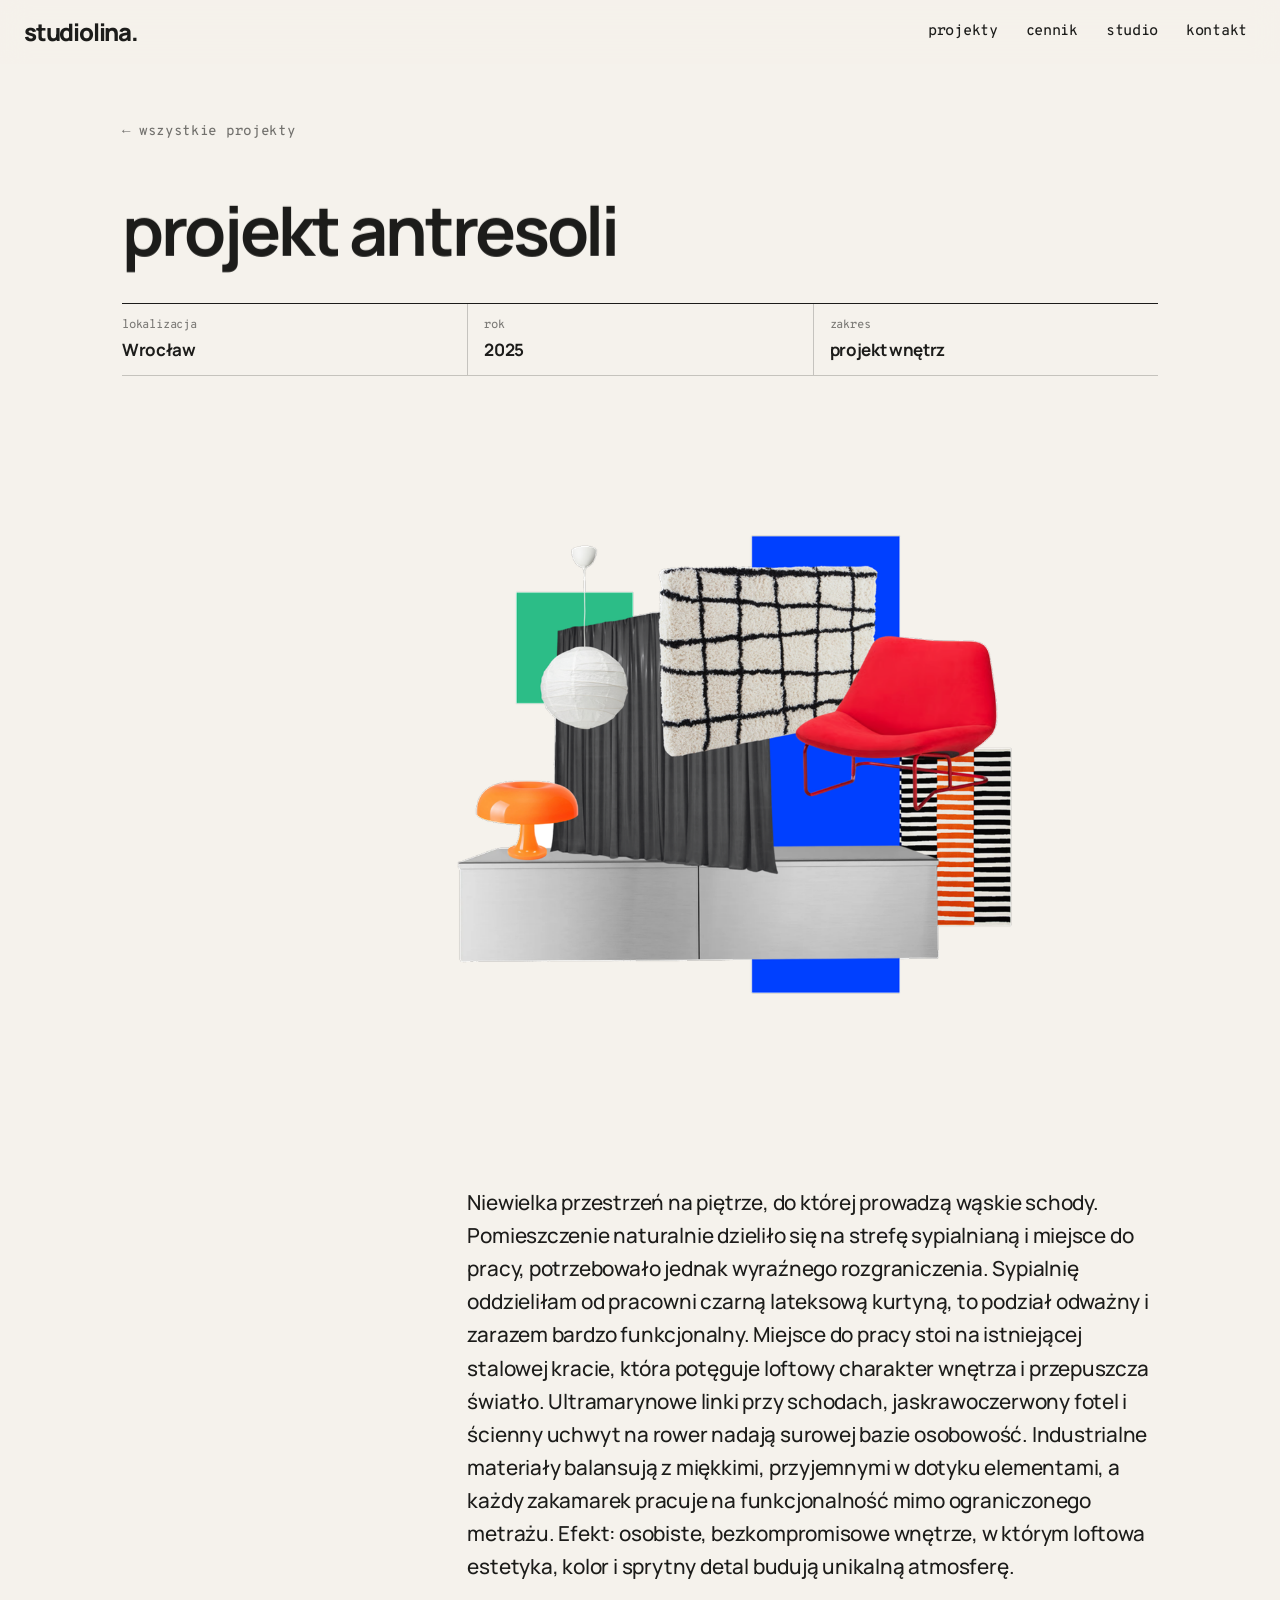
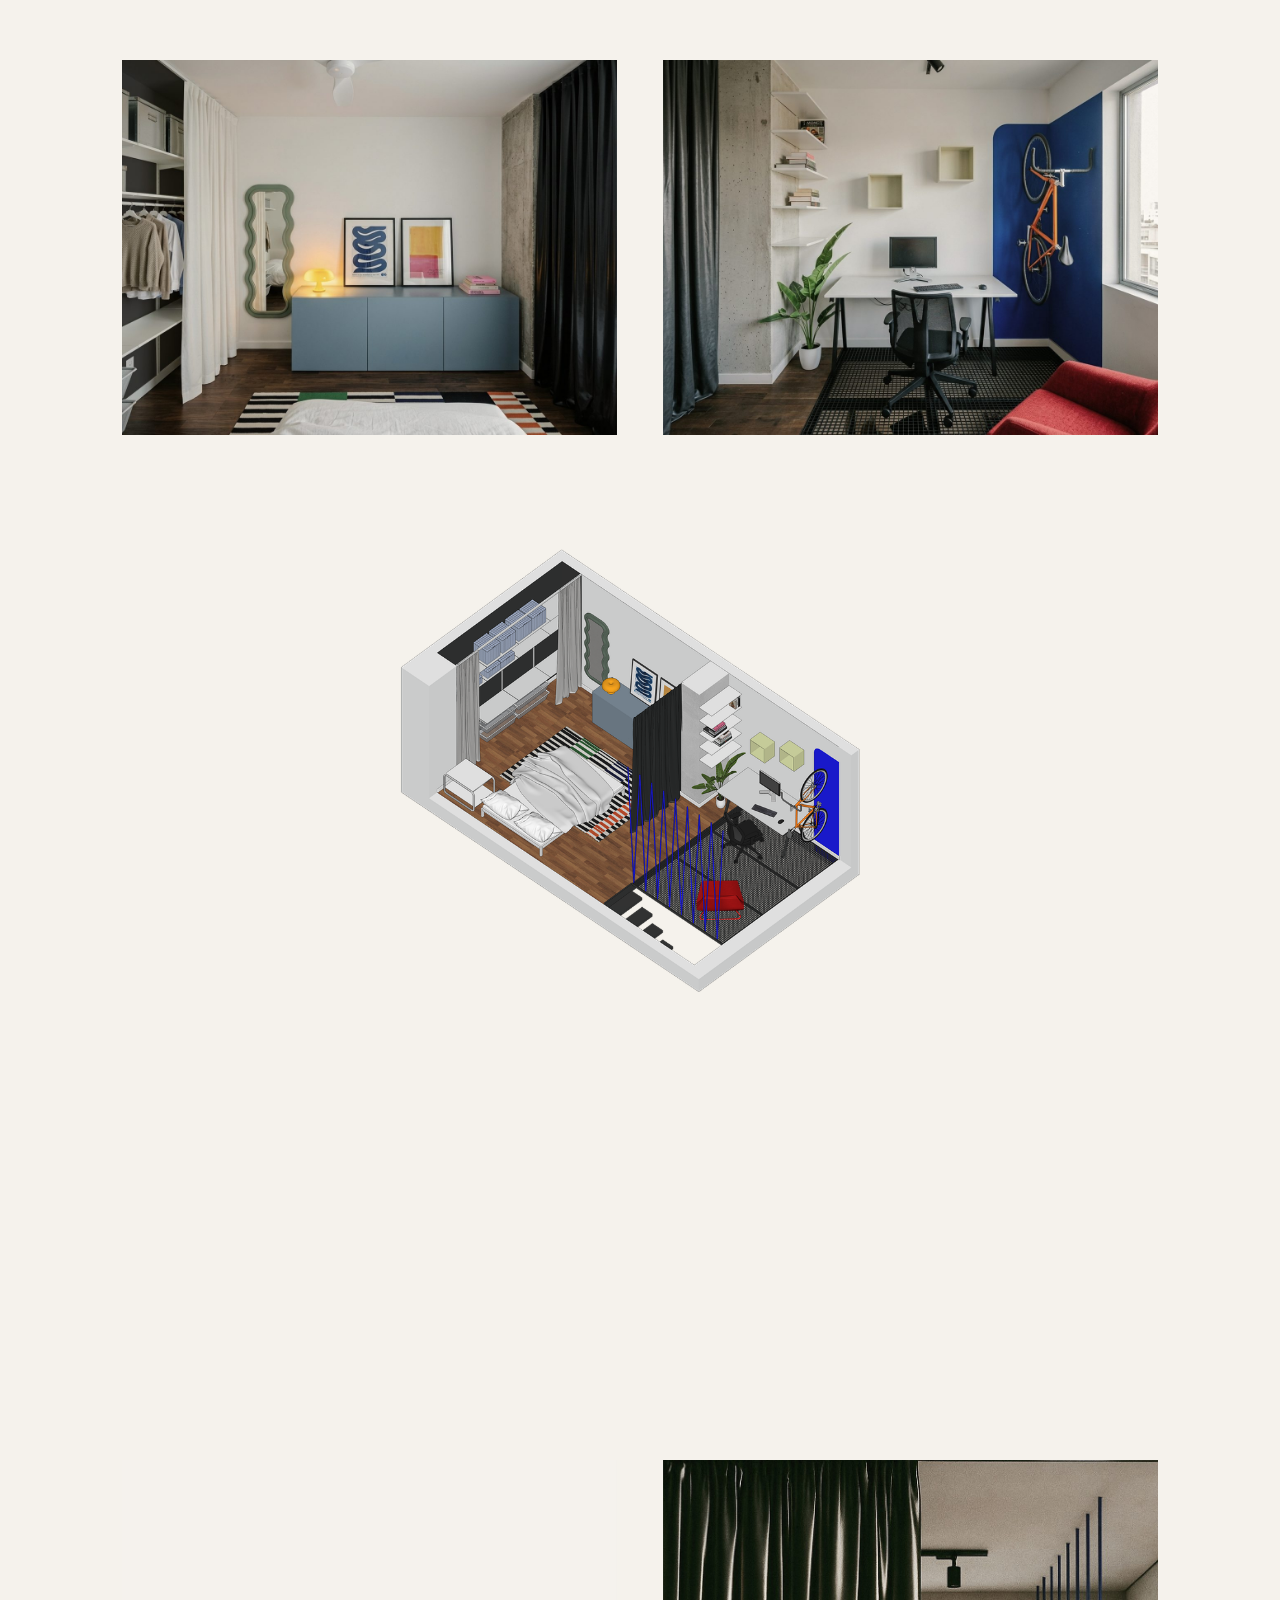
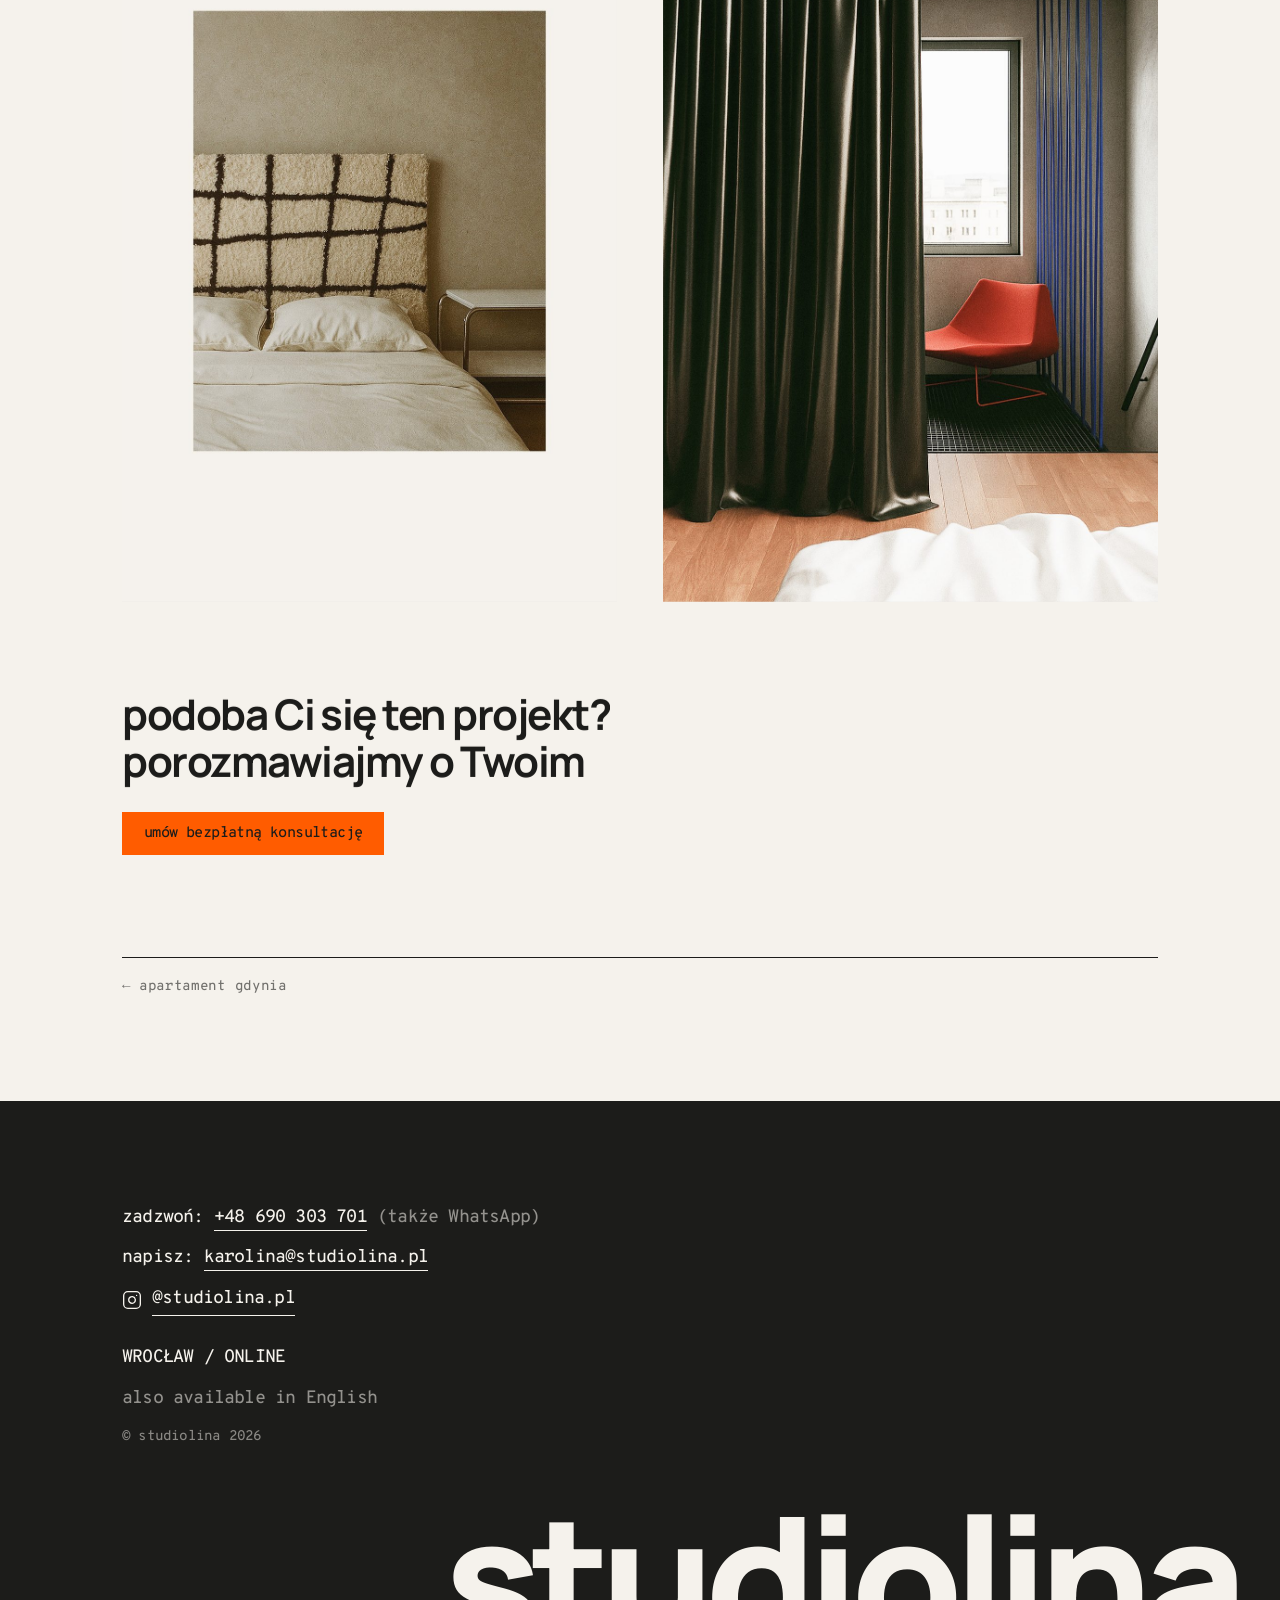
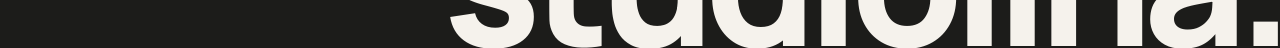
<file: projekt-antresola.html>
<!DOCTYPE html>
<html lang="pl">
<head>
  <!-- Google tag (gtag.js) -->
  <script async src="https://www.googletagmanager.com/gtag/js?id=G-KGEE62H60R"></script>
  <script>
    window.dataLayer = window.dataLayer || [];
    function gtag(){dataLayer.push(arguments);}
    gtag('js', new Date());
    gtag('config', 'G-KGEE62H60R');
  </script>

  <meta charset="UTF-8">
  <meta name="viewport" content="width=device-width, initial-scale=1.0">
  <meta name="description" content="Projekt antresoli, wnętrze loftowe, Wrocław, studiolina">
  <meta name="theme-color" content="#f5f2ec">
  <title>Projekt antresoli | studiolina</title>
  <script>
    document.documentElement.classList.add('js');
    setTimeout(function () { if (!window.__slReady) document.documentElement.classList.remove('js'); }, 3000);
  </script>
  <link rel="preload" href="assets/fonts/manrope-700.woff2" as="font" type="font/woff2" crossorigin>
  <link rel="preload" href="assets/fonts/manrope-500.woff2" as="font" type="font/woff2" crossorigin>
  <link rel="stylesheet" href="style.css">
  <script src="js/lenis.min.js" defer></script>
  <script src="js/main.js" defer></script>
  <script type="speculationrules">
    { "prefetch": [{ "where": { "selector_matches": ".next a, a.next__link, a.next__prev, a.projekt__back" }, "eagerness": "moderate" }] }
  </script>
</head>
<body class="page-project">

  <a class="skip" href="#tresc">przejdź do treści</a>

  <header class="nav" data-nav>
    <a href="index.html" class="nav__logo" aria-label="studiolina, strona główna">studiolina.</a>
    <nav class="nav__links" id="menu" aria-label="Główna nawigacja">
      <a href="index.html#projekty"><span>projekty</span></a>
      <a href="index.html#cennik"><span>cennik</span></a>
      <a href="index.html#studio"><span>studio</span></a>
      <a href="index.html#kontakt"><span>kontakt</span></a>
      <div class="nav__menu-foot">
        <a href="mailto:karolina@studiolina.pl">karolina@studiolina.pl</a>
        <a href="tel:+48690303701">+48 690 303 701</a>
      </div>
    </nav>
    <button class="nav__burger" aria-label="Menu" aria-expanded="false" aria-controls="menu">
      <span></span><span></span>
    </button>
  </header>

  <main id="tresc" class="projekt">
    <div class="container">

      <a href="index.html#projekty" class="projekt__back"><span>←</span> wszystkie projekty</a>

      <h1 class="projekt__title" data-split>projekt antresoli</h1>

      <dl class="titleblock" style="--cols:3">
        <div class="titleblock__cell"><dt>lokalizacja</dt><dd>Wrocław</dd></div>
        <div class="titleblock__cell"><dt>rok</dt><dd>2025</dd></div>
        <div class="titleblock__cell"><dt>zakres</dt><dd>projekt wnętrz</dd></div>
      </dl>

      <figure class="media media--clear projekt__lead" data-reveal="media" data-lead-media><img src="assets/antresola/antresola-1.png" alt="Projekt antresoli, strefa pracy na stalowej kracie" width="1600" height="1073" decoding="async"></figure>

      <p class="projekt__desc" data-reveal="fade">Niewielka przestrzeń na piętrze, do której prowadzą wąskie schody. Pomieszczenie naturalnie dzieliło się na strefę sypialnianą i miejsce do pracy, potrzebowało jednak wyraźnego rozgraniczenia. Sypialnię oddzieliłam od pracowni czarną lateksową kurtyną, to podział odważny i zarazem bardzo funkcjonalny. Miejsce do pracy stoi na istniejącej stalowej kracie, która potęguje loftowy charakter wnętrza i przepuszcza światło. Ultramarynowe linki przy schodach, jaskrawoczerwony fotel i ścienny uchwyt na rower nadają surowej bazie osobowość. Industrialne materiały balansują z miękkimi, przyjemnymi w dotyku elementami, a każdy zakamarek pracuje na funkcjonalność mimo ograniczonego metrażu. Efekt: osobiste, bezkompromisowe wnętrze, w którym loftowa estetyka, kolor i sprytny detal budują unikalną atmosferę.</p>

      <div class="projekt__gallery">
        <div class="projekt__pair">
          <figure class="media" data-reveal="media"><img src="assets/antresola/antresola-2.jpg" alt="Projekt antresoli" width="1200" height="910" loading="lazy" decoding="async"></figure>
          <figure class="media" data-reveal="media" style="--d:0.14s"><img src="assets/antresola/antresola-3.jpg" alt="Projekt antresoli" width="1200" height="910" loading="lazy" decoding="async"></figure>
        </div>
        <figure class="media media--clear" data-reveal="media"><img src="assets/antresola/antresola-4.png" alt="Projekt antresoli, strefa sypialniana" width="1600" height="860" loading="lazy" decoding="async"></figure>
        <div class="projekt__pair">
          <figure class="media" data-reveal="media"><img src="assets/antresola/antresola-5.jpg" alt="Projekt antresoli" width="1200" height="798" loading="lazy" decoding="async"></figure>
          <figure class="media" data-reveal="media" style="--d:0.14s"><img src="assets/antresola/antresola-6.jpg" alt="Projekt antresoli" width="1200" height="798" loading="lazy" decoding="async"></figure>
        </div>
        <div class="projekt__pair">
          <figure class="media" data-reveal="media"><img src="assets/antresola/antresola-7.jpg" alt="Projekt antresoli" width="1067" height="1600" loading="lazy" decoding="async"></figure>
          <figure class="media" data-reveal="media" style="--d:0.14s"><img src="assets/antresola/antresola-8.jpg" alt="Projekt antresoli" width="1067" height="1600" loading="lazy" decoding="async"></figure>
        </div>
      </div>

      <div class="projekt__cta">
        <p class="projekt__cta-text" data-split>podoba Ci się ten projekt? porozmawiajmy o Twoim</p>
        <a href="https://calendly.com/karolina-studiolina/20min" target="_blank" rel="noopener" class="btn btn--primary" data-reveal="fade"><span>umów bezpłatną konsultację</span></a>
      </div>

      <nav class="next" aria-label="Inne projekty">
        <a class="next__prev" href="projekt-gdynia.html">← apartament gdynia</a>
        
      </nav>

    </div>
  </main>

  <footer id="kontakt" class="footer" data-footer>
    <div class="container footer__grid">
      <div class="footer__info">
        <p>zadzwoń: <a class="link" href="tel:+48690303701">+48 690 303 701</a> <span class="footer__note">(także WhatsApp)</span></p>
        <p>napisz: <a class="link" href="mailto:karolina@studiolina.pl">karolina@studiolina.pl</a></p>
        <p><a class="footer__ig" href="https://instagram.com/studiolina.pl" target="_blank" rel="noopener" aria-label="Instagram: @studiolina.pl"><!-- ikona: Lucide (ISC) --><svg class="footer__ig-icon" width="20" height="20" viewBox="0 0 24 24" fill="none" stroke="currentColor" stroke-width="1.6" stroke-linecap="round" stroke-linejoin="round" aria-hidden="true"><rect width="20" height="20" x="2" y="2" rx="5" ry="5"/><path d="M16 11.37A4 4 0 1 1 12.63 8 4 4 0 0 1 16 11.37z"/><line x1="17.5" x2="17.51" y1="6.5" y2="6.5"/></svg><span class="link">@studiolina.pl</span></a></p>
      </div>
      <div class="footer__side">
        <p class="footer__location">WROCŁAW / ONLINE</p>
        <p class="footer__lang">also available in English</p>
        <p class="footer__copy">© studiolina 2026</p>
      </div>
    </div>
    <p class="footer__logo" aria-hidden="true" data-letters>studiolina.</p>
  </footer>

</body>
</html>
</file>
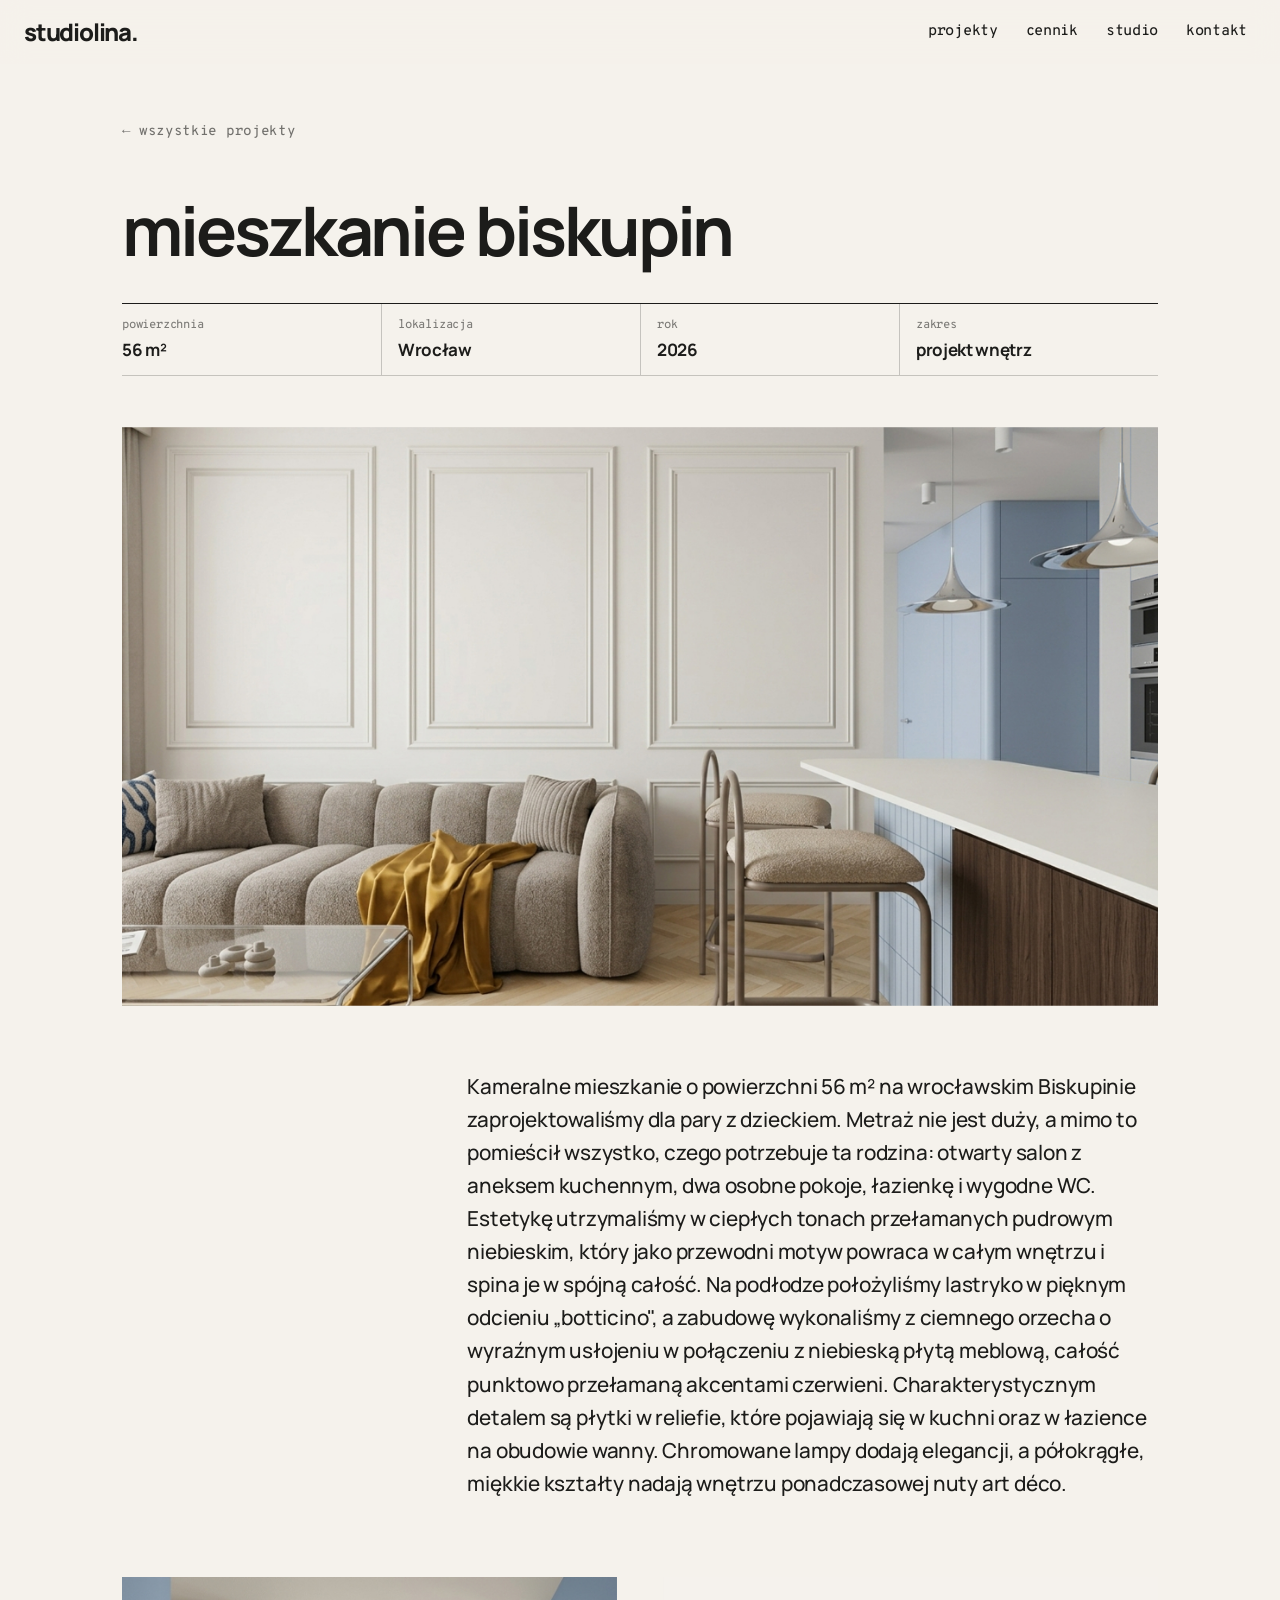
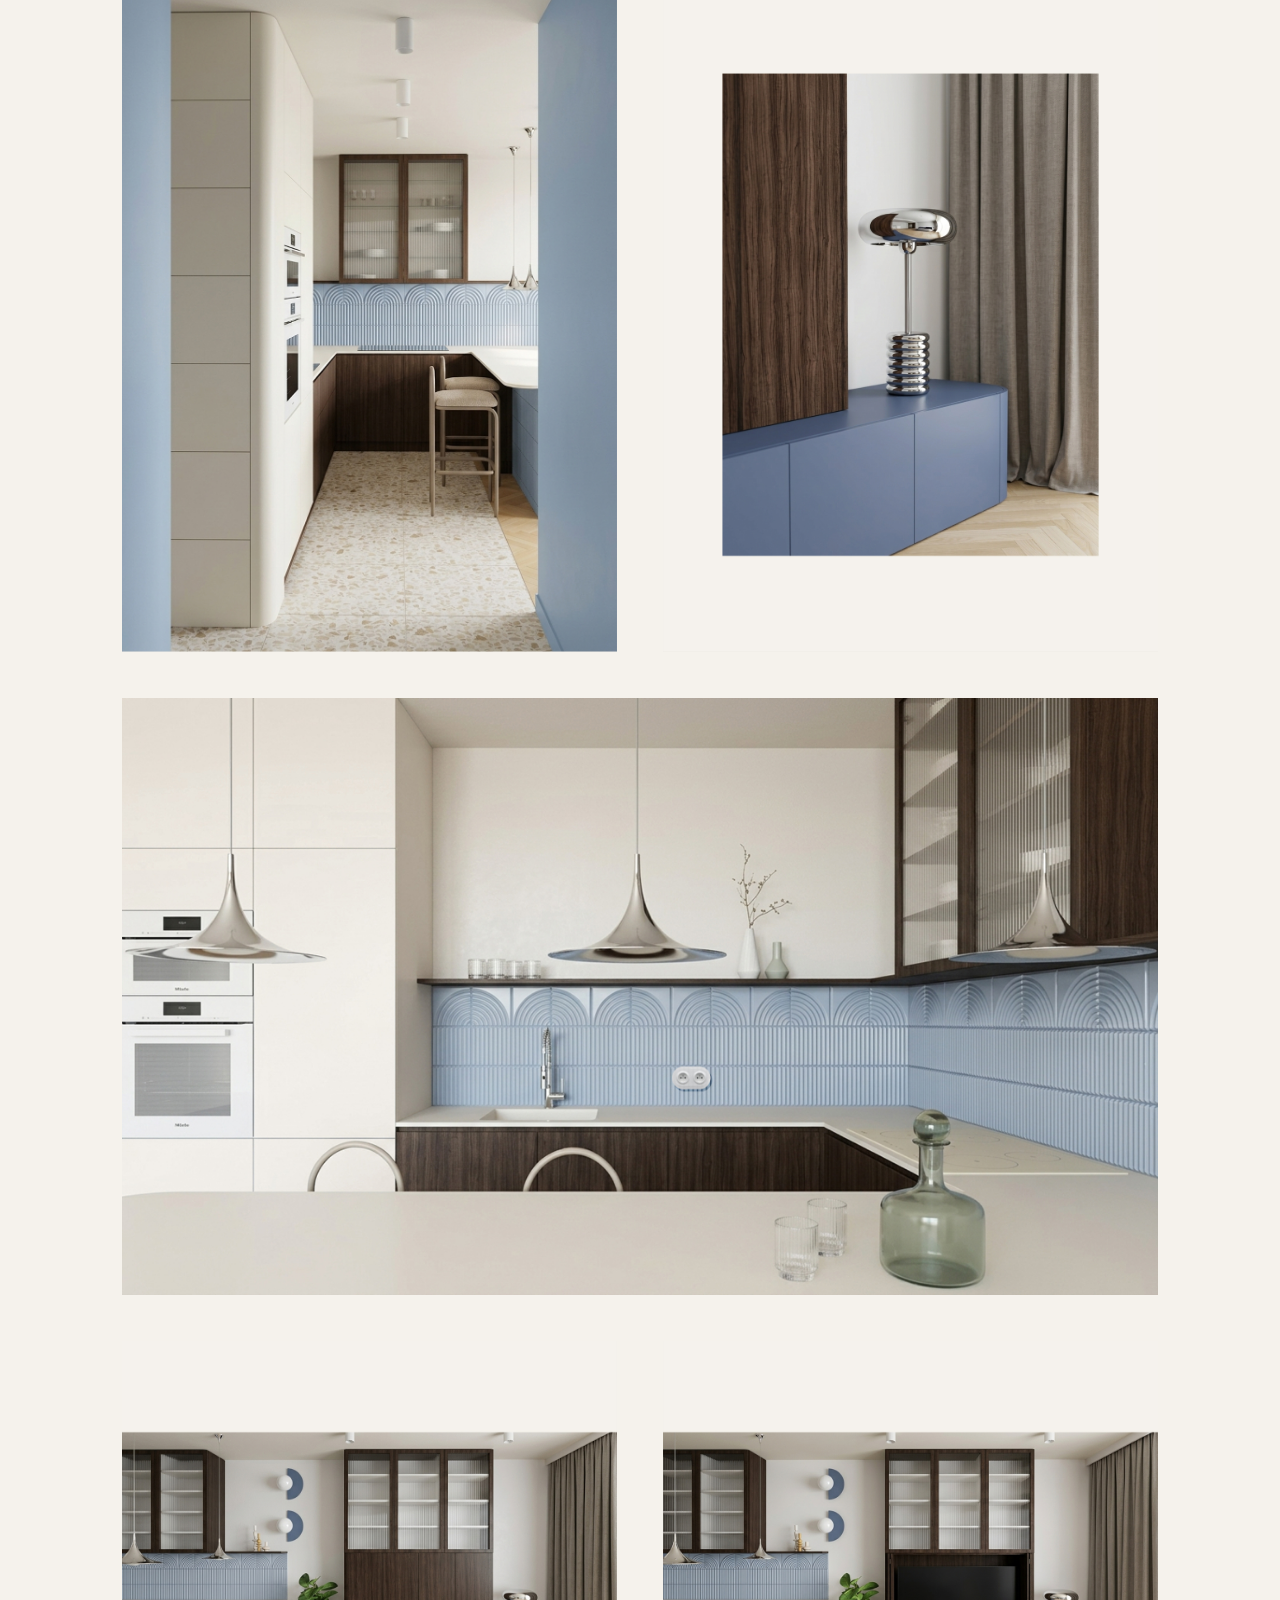
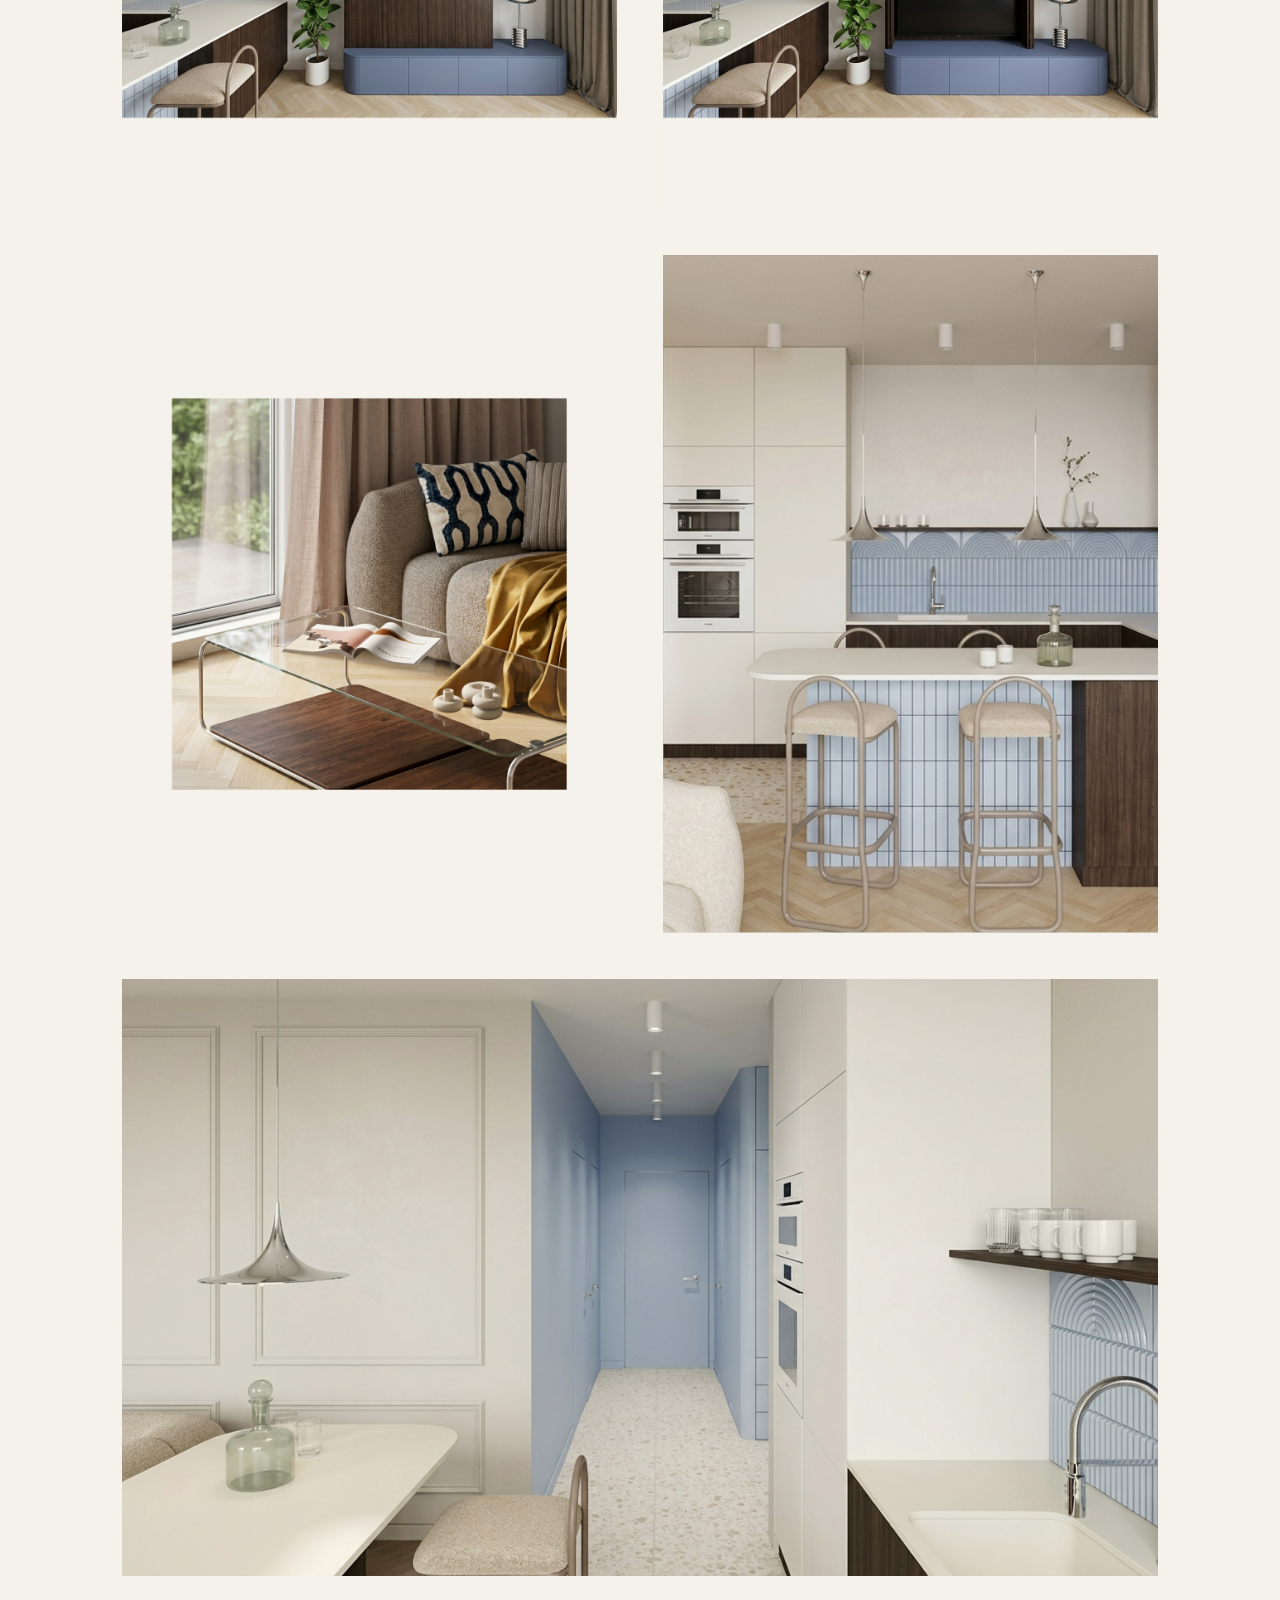
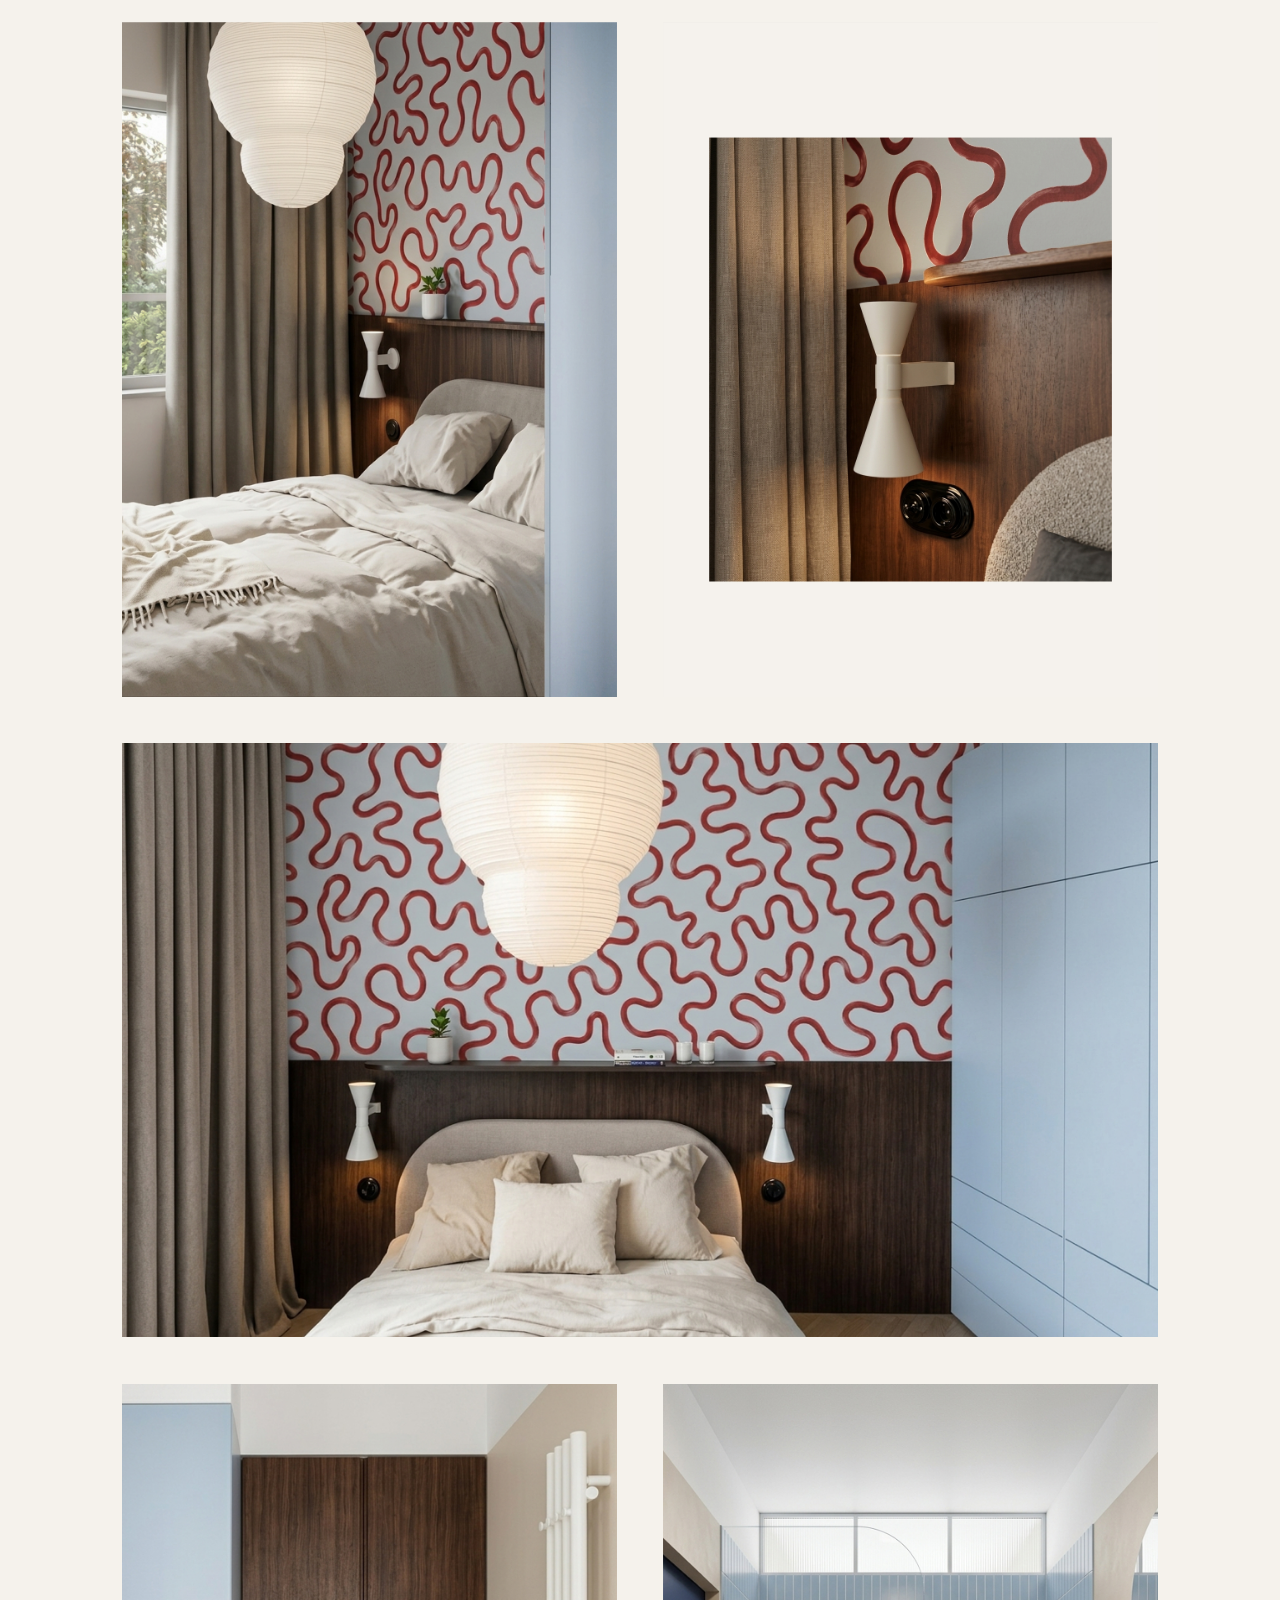
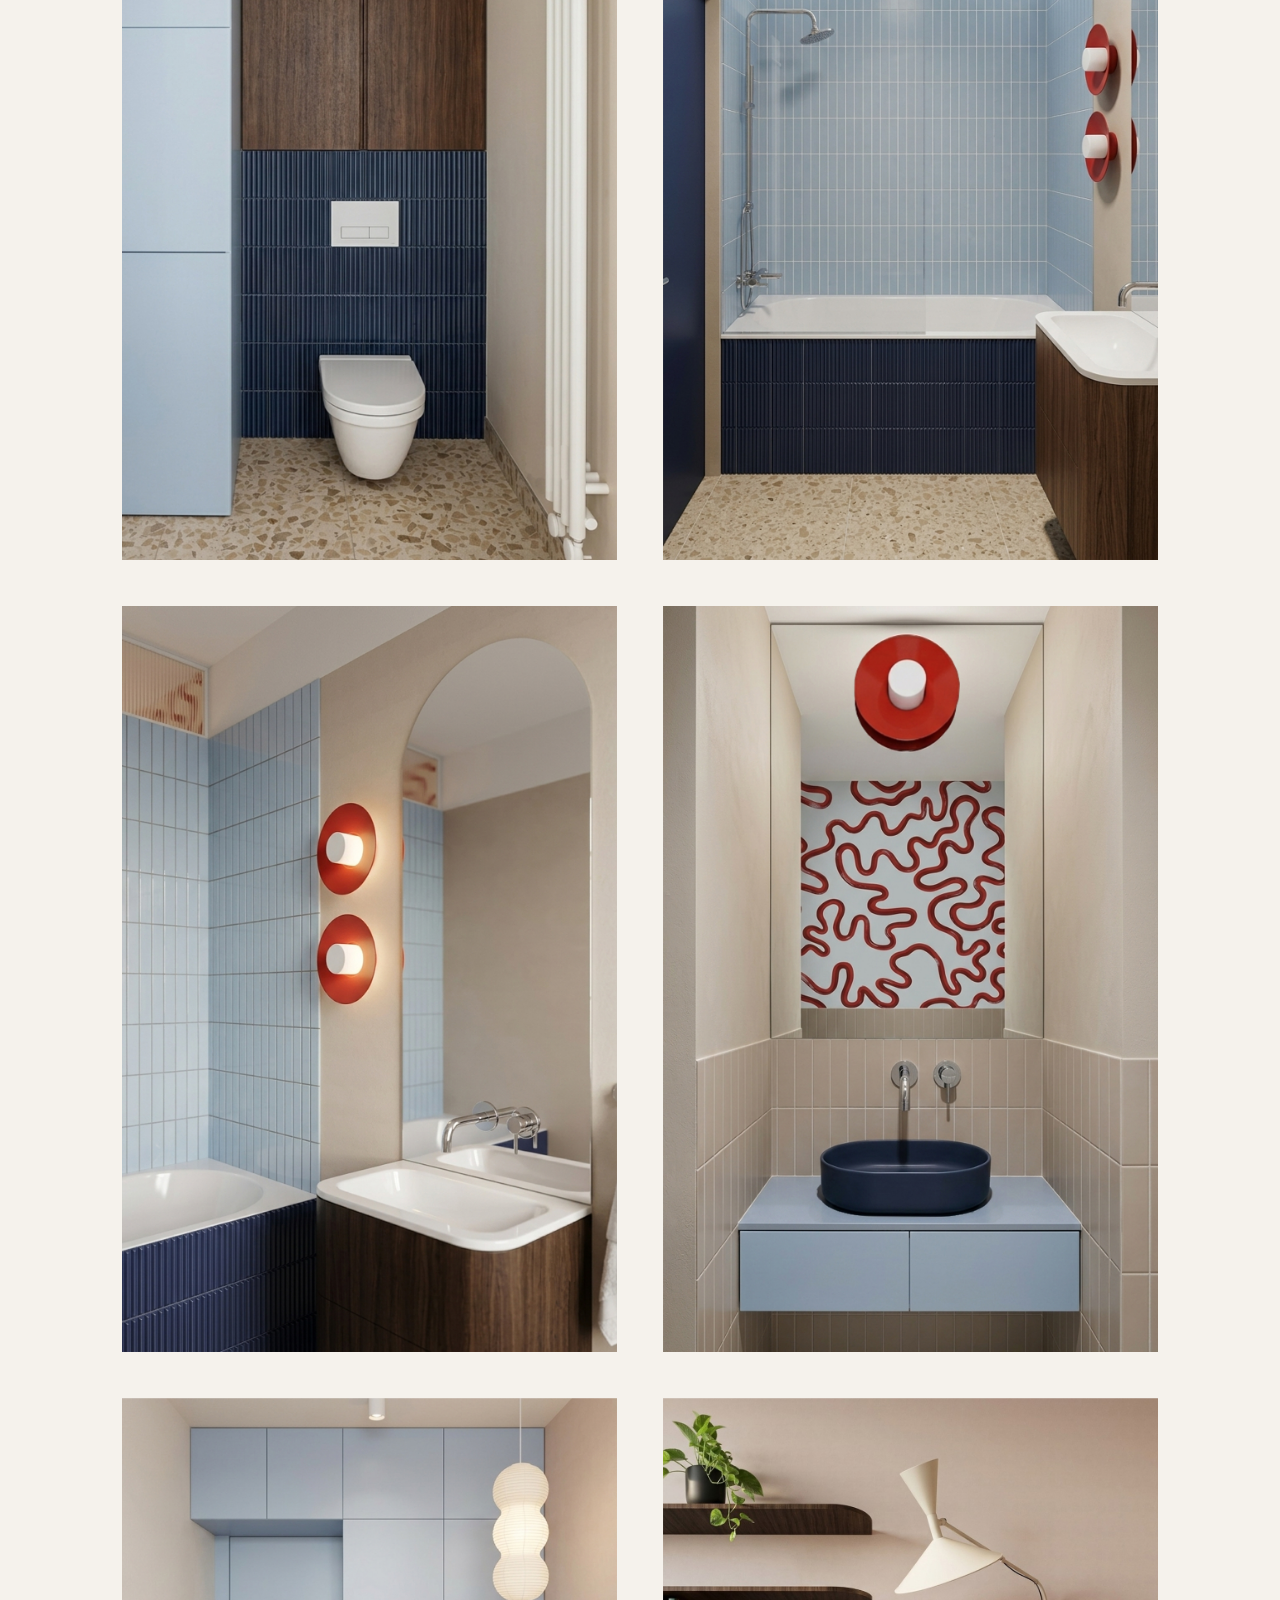
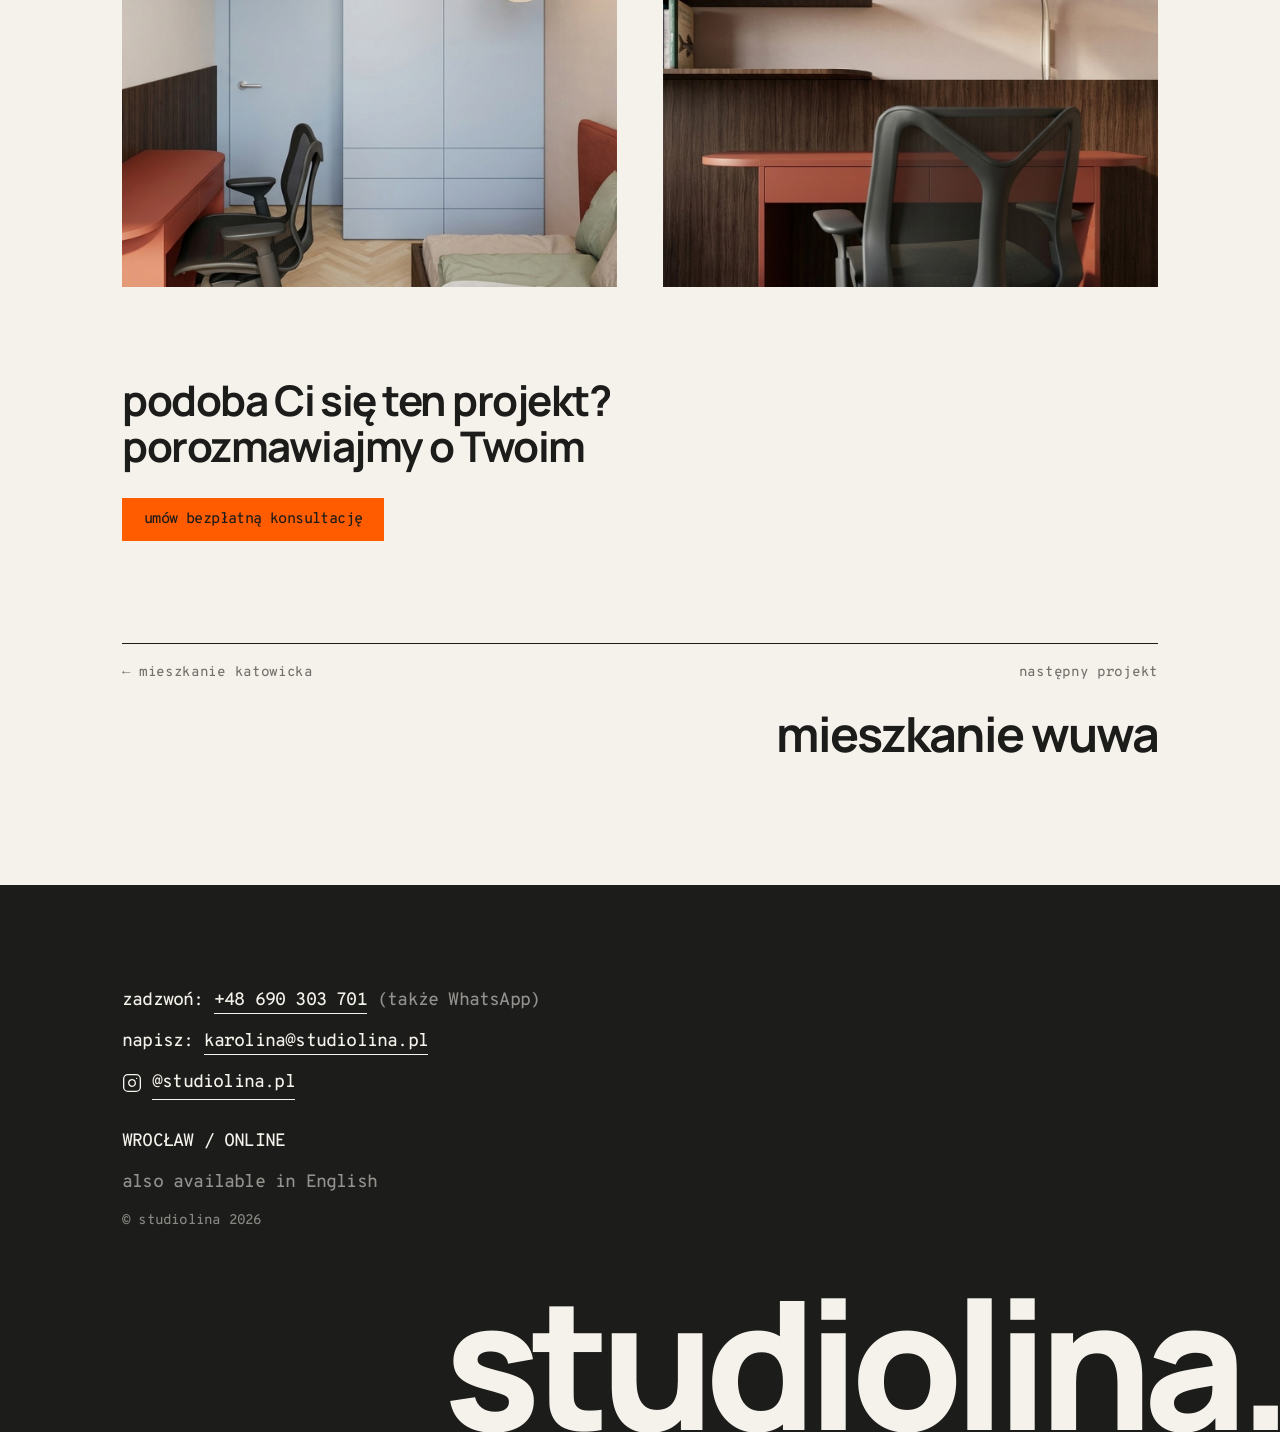
<file: projekt-biskupin.html>
<!DOCTYPE html>
<html lang="pl">
<head>
  <!-- Google tag (gtag.js) -->
  <script async src="https://www.googletagmanager.com/gtag/js?id=G-KGEE62H60R"></script>
  <script>
    window.dataLayer = window.dataLayer || [];
    function gtag(){dataLayer.push(arguments);}
    gtag('js', new Date());
    gtag('config', 'G-KGEE62H60R');
  </script>

  <meta charset="UTF-8">
  <meta name="viewport" content="width=device-width, initial-scale=1.0">
  <meta name="description" content="Mieszkanie Biskupin, ciepły minimalizm z nutą art déco, projekt wnętrza, studiolina Wrocław">
  <meta name="theme-color" content="#f5f2ec">
  <title>Mieszkanie Biskupin | studiolina</title>
  <script>
    document.documentElement.classList.add('js');
    setTimeout(function () { if (!window.__slReady) document.documentElement.classList.remove('js'); }, 3000);
  </script>
  <link rel="preload" href="assets/fonts/manrope-700.woff2" as="font" type="font/woff2" crossorigin>
  <link rel="preload" href="assets/fonts/manrope-500.woff2" as="font" type="font/woff2" crossorigin>
  <link rel="stylesheet" href="style.css">
  <script src="js/lenis.min.js" defer></script>
  <script src="js/main.js" defer></script>
  <script type="speculationrules">
    { "prefetch": [{ "where": { "selector_matches": ".next a, a.next__link, a.next__prev, a.projekt__back" }, "eagerness": "moderate" }] }
  </script>
</head>
<body class="page-project">

  <a class="skip" href="#tresc">przejdź do treści</a>

  <header class="nav" data-nav>
    <a href="index.html" class="nav__logo" aria-label="studiolina, strona główna">studiolina.</a>
    <nav class="nav__links" id="menu" aria-label="Główna nawigacja">
      <a href="index.html#projekty"><span>projekty</span></a>
      <a href="index.html#cennik"><span>cennik</span></a>
      <a href="index.html#studio"><span>studio</span></a>
      <a href="index.html#kontakt"><span>kontakt</span></a>
      <div class="nav__menu-foot">
        <a href="mailto:karolina@studiolina.pl">karolina@studiolina.pl</a>
        <a href="tel:+48690303701">+48 690 303 701</a>
      </div>
    </nav>
    <button class="nav__burger" aria-label="Menu" aria-expanded="false" aria-controls="menu">
      <span></span><span></span>
    </button>
  </header>

  <main id="tresc" class="projekt">
    <div class="container">

      <a href="index.html#projekty" class="projekt__back"><span>←</span> wszystkie projekty</a>

      <h1 class="projekt__title" data-split>mieszkanie biskupin</h1>

      <dl class="titleblock" style="--cols:4">
        <div class="titleblock__cell"><dt>powierzchnia</dt><dd>56 m²</dd></div>
        <div class="titleblock__cell"><dt>lokalizacja</dt><dd>Wrocław</dd></div>
        <div class="titleblock__cell"><dt>rok</dt><dd>2026</dd></div>
        <div class="titleblock__cell"><dt>zakres</dt><dd>projekt wnętrz</dd></div>
      </dl>

      <figure class="media projekt__lead" data-reveal="media" data-lead-media><img src="assets/biskupin/biskupin_1.jpg" alt="Mieszkanie Biskupin, salon" width="2400" height="1340" decoding="async"></figure>

      <p class="projekt__desc" data-reveal="fade">Kameralne mieszkanie o powierzchni 56 m² na wrocławskim Biskupinie zaprojektowaliśmy dla pary z dzieckiem. Metraż nie jest duży, a mimo to pomieścił wszystko, czego potrzebuje ta rodzina: otwarty salon z aneksem kuchennym, dwa osobne pokoje, łazienkę i wygodne WC. Estetykę utrzymaliśmy w ciepłych tonach przełamanych pudrowym niebieskim, który jako przewodni motyw powraca w całym wnętrzu i spina je w spójną całość. Na podłodze położyliśmy lastryko w pięknym odcieniu „botticino", a zabudowę wykonaliśmy z ciemnego orzecha o wyraźnym usłojeniu w połączeniu z niebieską płytą meblową, całość punktowo przełamaną akcentami czerwieni. Charakterystycznym detalem są płytki w reliefie, które pojawiają się w kuchni oraz w łazience na obudowie wanny. Chromowane lampy dodają elegancji, a półokrągłe, miękkie kształty nadają wnętrzu ponadczasowej nuty art déco.</p>

      <div class="projekt__gallery">
        <div class="projekt__pair">
          <figure class="media" data-reveal="media"><img src="assets/biskupin/biskupin_2.jpg" alt="Mieszkanie Biskupin" width="1200" height="1443" loading="lazy" decoding="async"></figure>
          <figure class="media" data-reveal="media" style="--d:0.14s"><img src="assets/biskupin/biskupin_3.jpg" alt="Mieszkanie Biskupin" width="1200" height="1636" loading="lazy" decoding="async"></figure>
        </div>
        <figure class="media" data-reveal="media"><img src="assets/biskupin/biskupin_4.jpg" alt="Mieszkanie Biskupin" width="2400" height="1384" loading="lazy" decoding="async"></figure>
        <div class="projekt__pair">
          <figure class="media" data-reveal="media"><img src="assets/biskupin/biskupin_5.jpg" alt="Mieszkanie Biskupin" width="1200" height="1134" loading="lazy" decoding="async"></figure>
          <figure class="media" data-reveal="media" style="--d:0.14s"><img src="assets/biskupin/biskupin_6.jpg" alt="Mieszkanie Biskupin" width="1200" height="1134" loading="lazy" decoding="async"></figure>
        </div>
        <div class="projekt__pair">
          <figure class="media" data-reveal="media"><img src="assets/biskupin/biskupin_7.jpg" alt="Mieszkanie Biskupin" width="1200" height="1636" loading="lazy" decoding="async"></figure>
          <figure class="media" data-reveal="media" style="--d:0.14s"><img src="assets/biskupin/biskupin_8.jpg" alt="Mieszkanie Biskupin" width="1200" height="1643" loading="lazy" decoding="async"></figure>
        </div>
        <figure class="media" data-reveal="media"><img src="assets/biskupin/biskupin_9.jpg" alt="Mieszkanie Biskupin" width="2400" height="1384" loading="lazy" decoding="async"></figure>
        <div class="projekt__pair">
          <figure class="media" data-reveal="media"><img src="assets/biskupin/biskupin_10.jpg" alt="Mieszkanie Biskupin" width="1200" height="1618" loading="lazy" decoding="async"></figure>
          <figure class="media" data-reveal="media" style="--d:0.14s"><img src="assets/biskupin/biskupin_11.jpg" alt="Mieszkanie Biskupin" width="1200" height="1636" loading="lazy" decoding="async"></figure>
        </div>
        <figure class="media" data-reveal="media"><img src="assets/biskupin/biskupin_12.jpg" alt="Mieszkanie Biskupin" width="2400" height="1377" loading="lazy" decoding="async"></figure>
        <div class="projekt__pair">
          <figure class="media" data-reveal="media"><img src="assets/biskupin/biskupin_13.jpg" alt="Mieszkanie Biskupin" width="1200" height="1861" loading="lazy" decoding="async"></figure>
          <figure class="media" data-reveal="media" style="--d:0.14s"><img src="assets/biskupin/biskupin_14.jpg" alt="Mieszkanie Biskupin" width="1180" height="1851" loading="lazy" decoding="async"></figure>
        </div>
        <div class="projekt__pair">
          <figure class="media" data-reveal="media"><img src="assets/biskupin/biskupin_15.jpg" alt="Mieszkanie Biskupin" width="1200" height="1809" loading="lazy" decoding="async"></figure>
          <figure class="media" data-reveal="media" style="--d:0.14s"><img src="assets/biskupin/biskupin_16.jpg" alt="Mieszkanie Biskupin" width="1200" height="1798" loading="lazy" decoding="async"></figure>
        </div>
        <div class="projekt__pair">
          <figure class="media" data-reveal="media"><img src="assets/biskupin/biskupin_17.jpg" alt="Mieszkanie Biskupin" width="1200" height="1186" loading="lazy" decoding="async"></figure>
          <figure class="media" data-reveal="media" style="--d:0.14s"><img src="assets/biskupin/biskupin_18.jpg" alt="Mieszkanie Biskupin" width="1200" height="1165" loading="lazy" decoding="async"></figure>
        </div>
      </div>

      <div class="projekt__cta">
        <p class="projekt__cta-text" data-split>podoba Ci się ten projekt? porozmawiajmy o Twoim</p>
        <a href="https://calendly.com/karolina-studiolina/20min" target="_blank" rel="noopener" class="btn btn--primary" data-reveal="fade"><span>umów bezpłatną konsultację</span></a>
      </div>

      <nav class="next" aria-label="Inne projekty">
        <a class="next__prev" href="projekt-katowicka.html">← mieszkanie katowicka</a>
        <a class="next__link" href="projekt-wuwa.html">
          <span class="next__label">następny projekt</span>
          <span class="next__thumb" aria-hidden="true"><img src="assets/03_mieszkanie_wuwa_mobile.jpg" alt="" loading="lazy"></span>
          <span class="next__name">mieszkanie wuwa</span>
        </a>
      </nav>

    </div>
  </main>

  <footer id="kontakt" class="footer" data-footer>
    <div class="container footer__grid">
      <div class="footer__info">
        <p>zadzwoń: <a class="link" href="tel:+48690303701">+48 690 303 701</a> <span class="footer__note">(także WhatsApp)</span></p>
        <p>napisz: <a class="link" href="mailto:karolina@studiolina.pl">karolina@studiolina.pl</a></p>
        <p><a class="footer__ig" href="https://instagram.com/studiolina.pl" target="_blank" rel="noopener" aria-label="Instagram: @studiolina.pl"><!-- ikona: Lucide (ISC) --><svg class="footer__ig-icon" width="20" height="20" viewBox="0 0 24 24" fill="none" stroke="currentColor" stroke-width="1.6" stroke-linecap="round" stroke-linejoin="round" aria-hidden="true"><rect width="20" height="20" x="2" y="2" rx="5" ry="5"/><path d="M16 11.37A4 4 0 1 1 12.63 8 4 4 0 0 1 16 11.37z"/><line x1="17.5" x2="17.51" y1="6.5" y2="6.5"/></svg><span class="link">@studiolina.pl</span></a></p>
      </div>
      <div class="footer__side">
        <p class="footer__location">WROCŁAW / ONLINE</p>
        <p class="footer__lang">also available in English</p>
        <p class="footer__copy">© studiolina 2026</p>
      </div>
    </div>
    <p class="footer__logo" aria-hidden="true" data-letters>studiolina.</p>
  </footer>

</body>
</html>
</file>
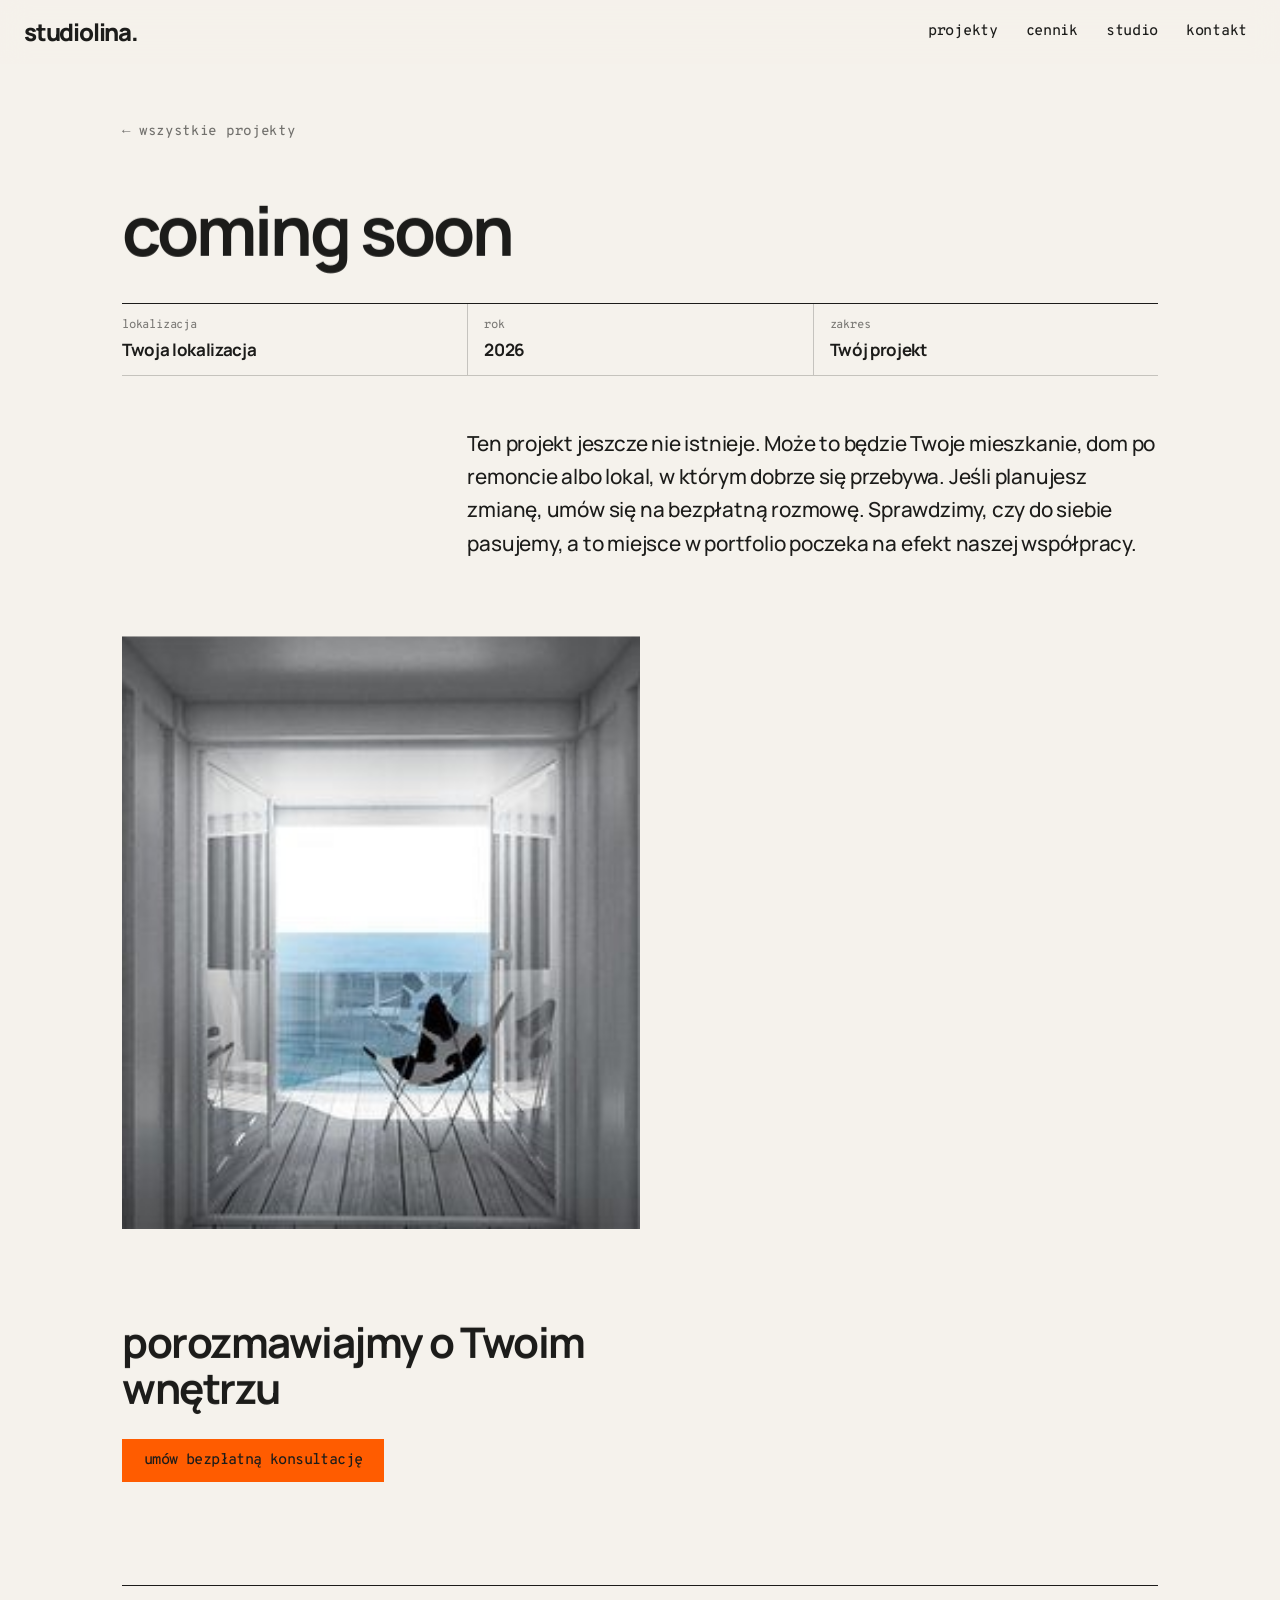
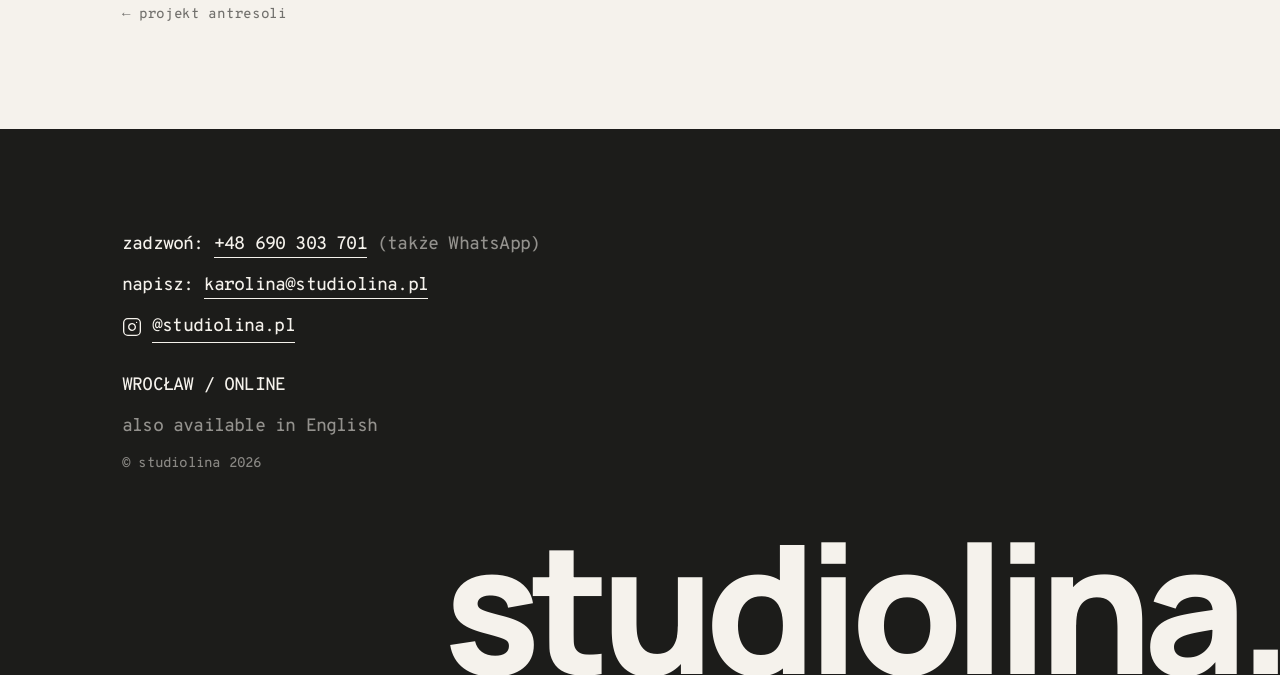
<file: projekt-coming-soon.html>
<!DOCTYPE html>
<html lang="pl">
<head>
  <!-- Google tag (gtag.js) -->
  <script async src="https://www.googletagmanager.com/gtag/js?id=G-KGEE62H60R"></script>
  <script>
    window.dataLayer = window.dataLayer || [];
    function gtag(){dataLayer.push(arguments);}
    gtag('js', new Date());
    gtag('config', 'G-KGEE62H60R');
  </script>

  <meta charset="UTF-8">
  <meta name="viewport" content="width=device-width, initial-scale=1.0">
  <meta name="description" content="Coming soon, tu może pojawić się Twój projekt. studiolina, projektowanie wnętrz Wrocław">
  <meta name="theme-color" content="#f5f2ec">
  <title>Coming soon | studiolina</title>
  <script>
    document.documentElement.classList.add('js');
    setTimeout(function () { if (!window.__slReady) document.documentElement.classList.remove('js'); }, 3000);
  </script>
  <link rel="preload" href="assets/fonts/manrope-700.woff2" as="font" type="font/woff2" crossorigin>
  <link rel="preload" href="assets/fonts/manrope-500.woff2" as="font" type="font/woff2" crossorigin>
  <link rel="stylesheet" href="style.css">
  <script src="js/lenis.min.js" defer></script>
  <script src="js/main.js" defer></script>
  <script type="speculationrules">
    { "prefetch": [{ "where": { "selector_matches": ".next a, a.next__link, a.next__prev, a.projekt__back" }, "eagerness": "moderate" }] }
  </script>
</head>
<body class="page-project">

  <a class="skip" href="#tresc">przejdź do treści</a>

  <header class="nav" data-nav>
    <a href="index.html" class="nav__logo" aria-label="studiolina, strona główna">studiolina.</a>
    <nav class="nav__links" id="menu" aria-label="Główna nawigacja">
      <a href="index.html#projekty"><span>projekty</span></a>
      <a href="index.html#cennik"><span>cennik</span></a>
      <a href="index.html#studio"><span>studio</span></a>
      <a href="index.html#kontakt"><span>kontakt</span></a>
      <div class="nav__menu-foot">
        <a href="mailto:karolina@studiolina.pl">karolina@studiolina.pl</a>
        <a href="tel:+48690303701">+48 690 303 701</a>
      </div>
    </nav>
    <button class="nav__burger" aria-label="Menu" aria-expanded="false" aria-controls="menu">
      <span></span><span></span>
    </button>
  </header>

  <main id="tresc" class="projekt">
    <div class="container">

      <a href="index.html#projekty" class="projekt__back"><span>←</span> wszystkie projekty</a>

      <h1 class="projekt__title" data-split>coming soon</h1>

      <dl class="titleblock" style="--cols:3">
        <div class="titleblock__cell"><dt>lokalizacja</dt><dd>Twoja lokalizacja</dd></div>
        <div class="titleblock__cell"><dt>rok</dt><dd>2026</dd></div>
        <div class="titleblock__cell"><dt>zakres</dt><dd>Twój projekt</dd></div>
      </dl>



      <p class="projekt__desc" data-reveal="fade">Ten projekt jeszcze nie istnieje. Może to będzie Twoje mieszkanie, dom po remoncie albo lokal, w którym dobrze się przebywa. Jeśli planujesz zmianę, umów się na bezpłatną rozmowę. Sprawdzimy, czy do siebie pasujemy, a to miejsce w portfolio poczeka na efekt naszej współpracy.</p>

      <div class="projekt__gallery">
        <figure class="media projekt__img--half" data-reveal="media"><img src="assets/comingsoon.jpg" alt="Coming soon, miejsce na Twój projekt" width="236" height="270" loading="lazy" decoding="async"></figure>
      </div>

      <div class="projekt__cta">
        <p class="projekt__cta-text" data-split>porozmawiajmy o Twoim wnętrzu</p>
        <a href="https://calendly.com/karolina-studiolina/20min" target="_blank" rel="noopener" class="btn btn--primary" data-reveal="fade"><span>umów bezpłatną konsultację</span></a>
      </div>

      <nav class="next" aria-label="Inne projekty">
        <a class="next__prev" href="projekt-antresola.html">← projekt antresoli</a>
        
      </nav>

    </div>
  </main>

  <footer id="kontakt" class="footer" data-footer>
    <div class="container footer__grid">
      <div class="footer__info">
        <p>zadzwoń: <a class="link" href="tel:+48690303701">+48 690 303 701</a> <span class="footer__note">(także WhatsApp)</span></p>
        <p>napisz: <a class="link" href="mailto:karolina@studiolina.pl">karolina@studiolina.pl</a></p>
        <p><a class="footer__ig" href="https://instagram.com/studiolina.pl" target="_blank" rel="noopener" aria-label="Instagram: @studiolina.pl"><!-- ikona: Lucide (ISC) --><svg class="footer__ig-icon" width="20" height="20" viewBox="0 0 24 24" fill="none" stroke="currentColor" stroke-width="1.6" stroke-linecap="round" stroke-linejoin="round" aria-hidden="true"><rect width="20" height="20" x="2" y="2" rx="5" ry="5"/><path d="M16 11.37A4 4 0 1 1 12.63 8 4 4 0 0 1 16 11.37z"/><line x1="17.5" x2="17.51" y1="6.5" y2="6.5"/></svg><span class="link">@studiolina.pl</span></a></p>
      </div>
      <div class="footer__side">
        <p class="footer__location">WROCŁAW / ONLINE</p>
        <p class="footer__lang">also available in English</p>
        <p class="footer__copy">© studiolina 2026</p>
      </div>
    </div>
    <p class="footer__logo" aria-hidden="true" data-letters>studiolina.</p>
  </footer>

</body>
</html>
</file>
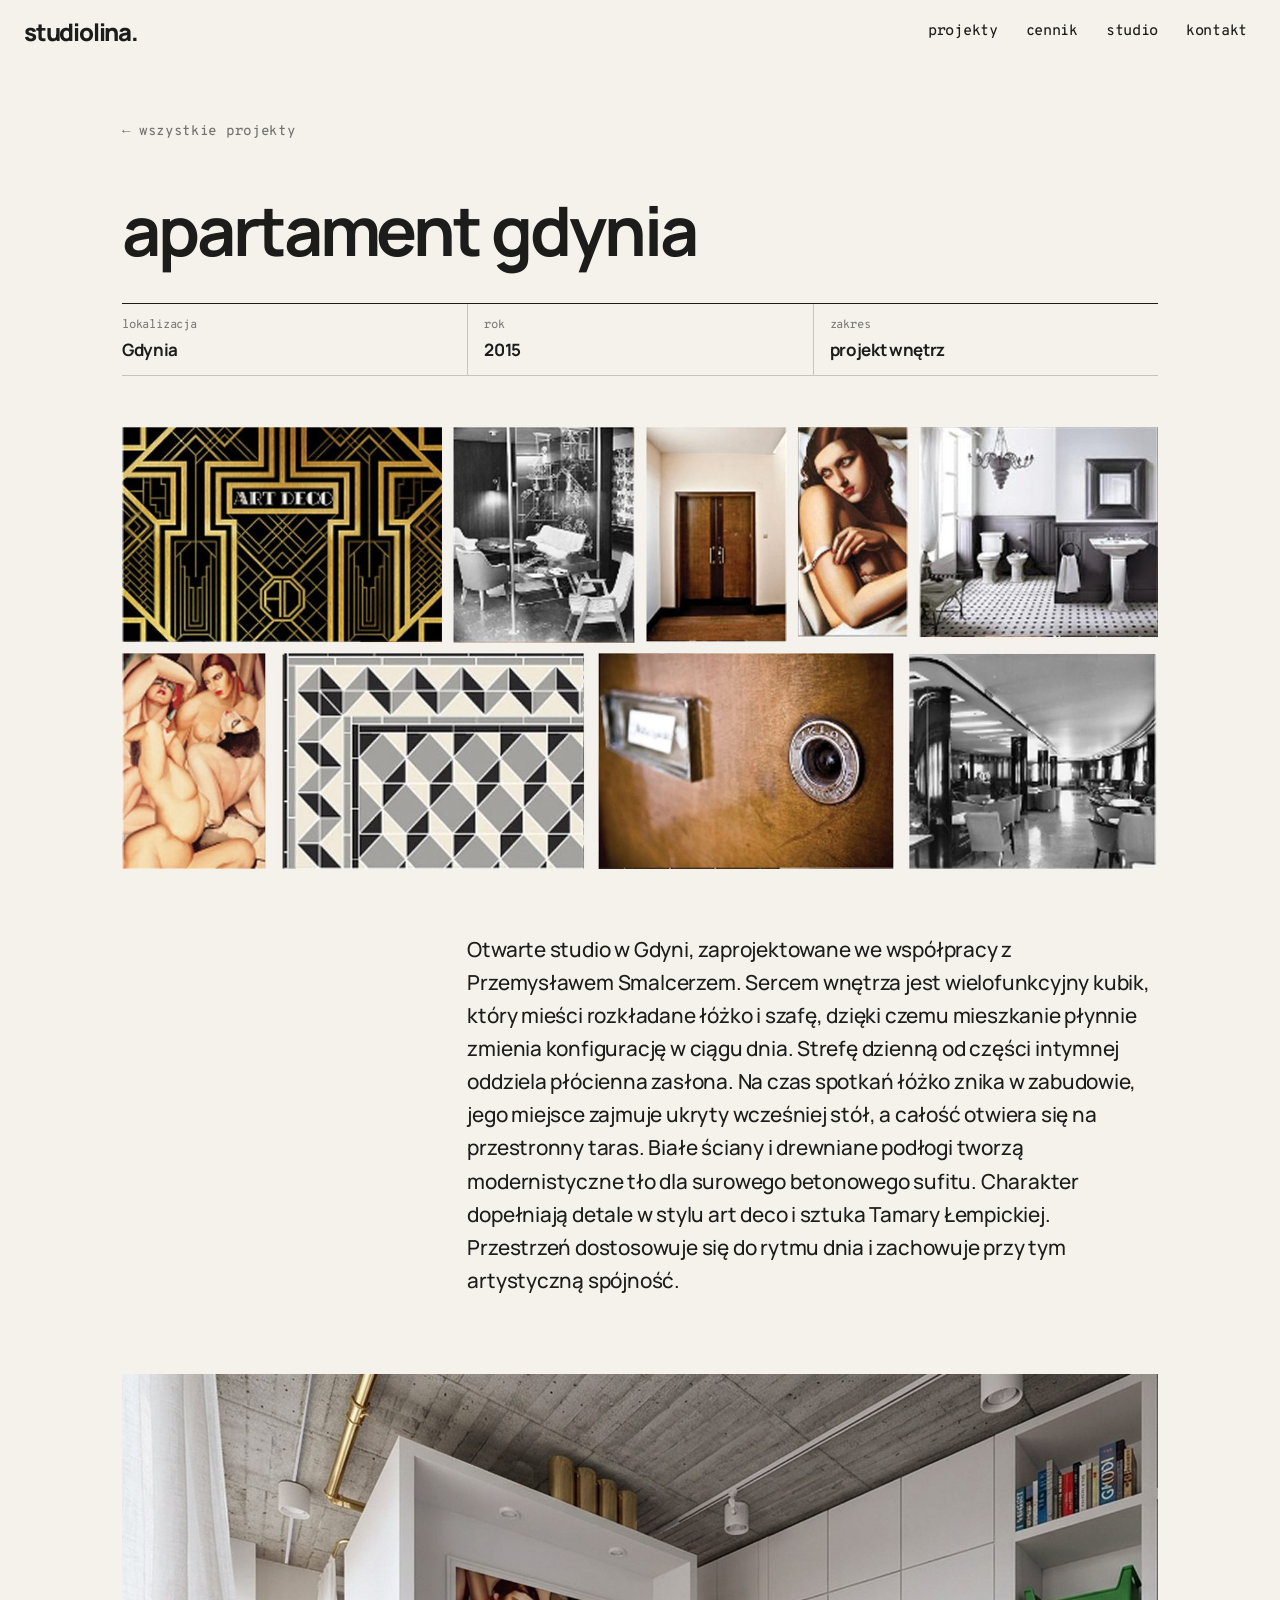
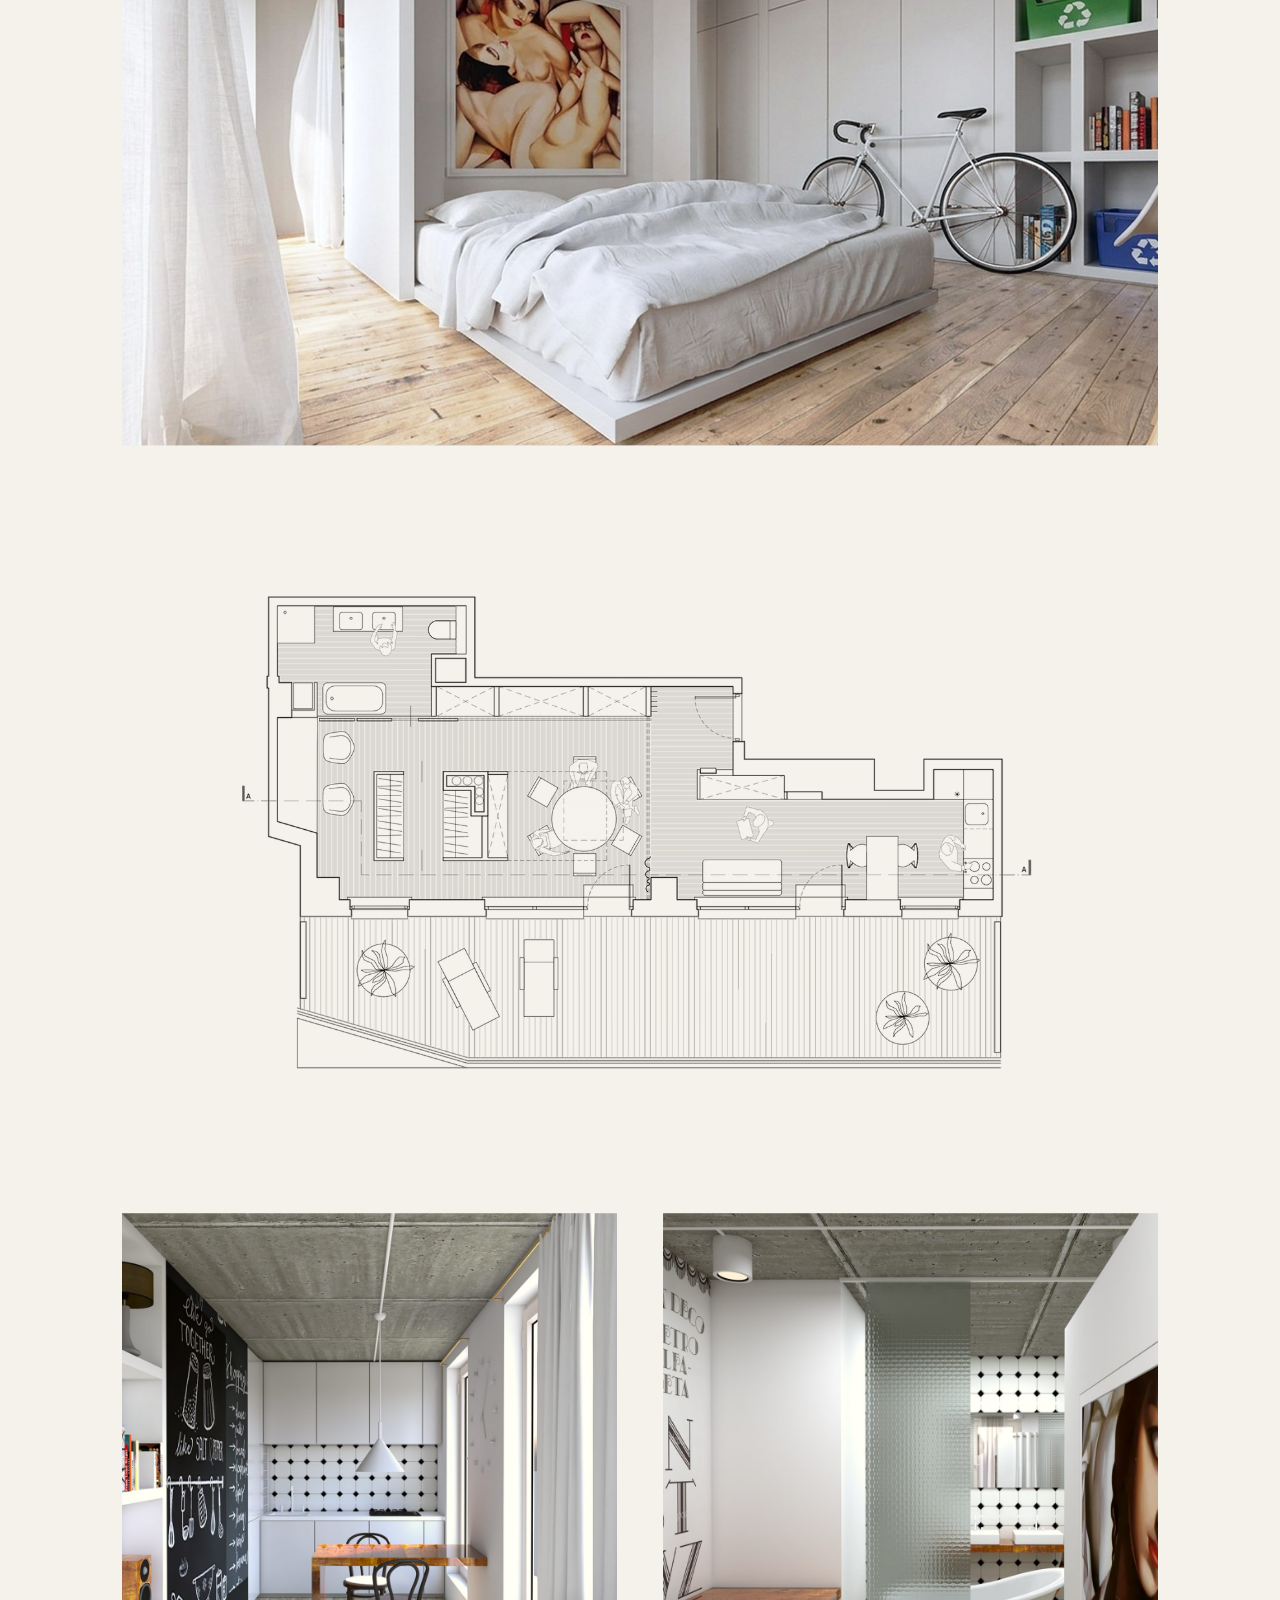
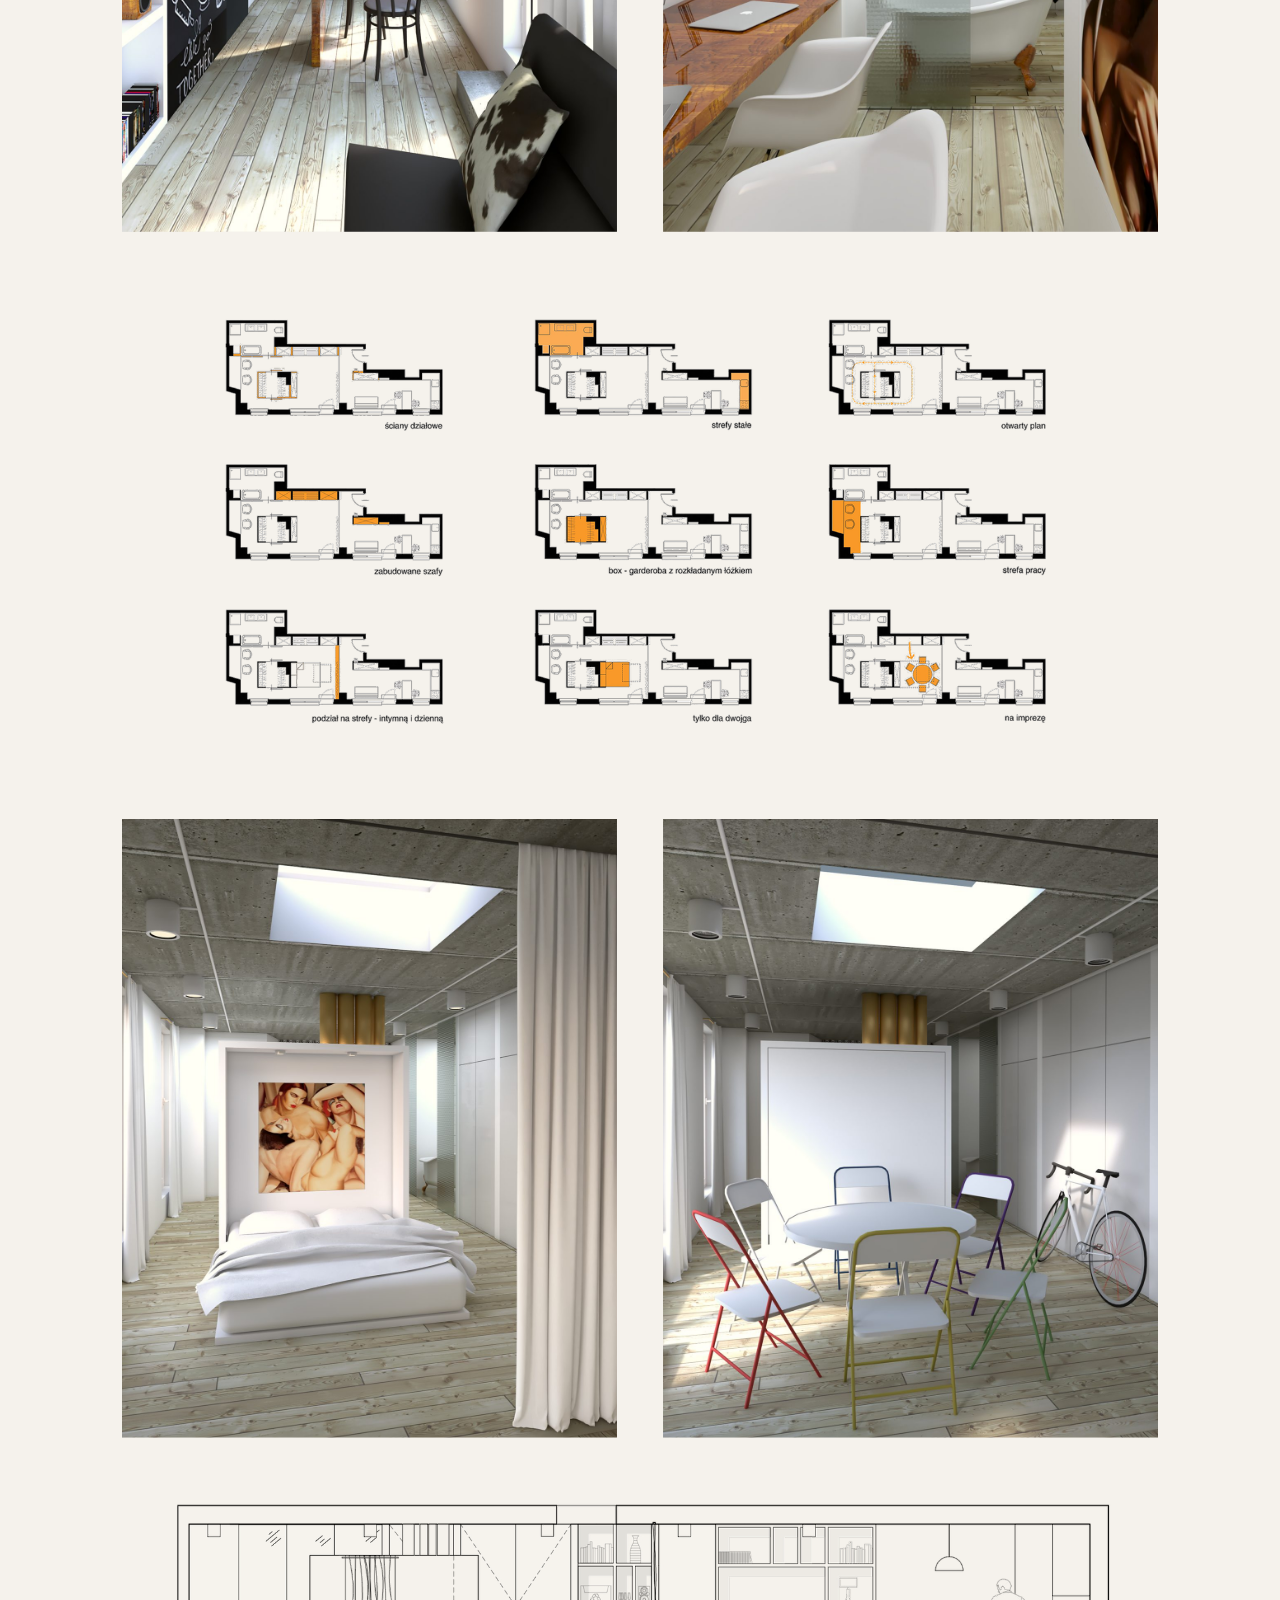
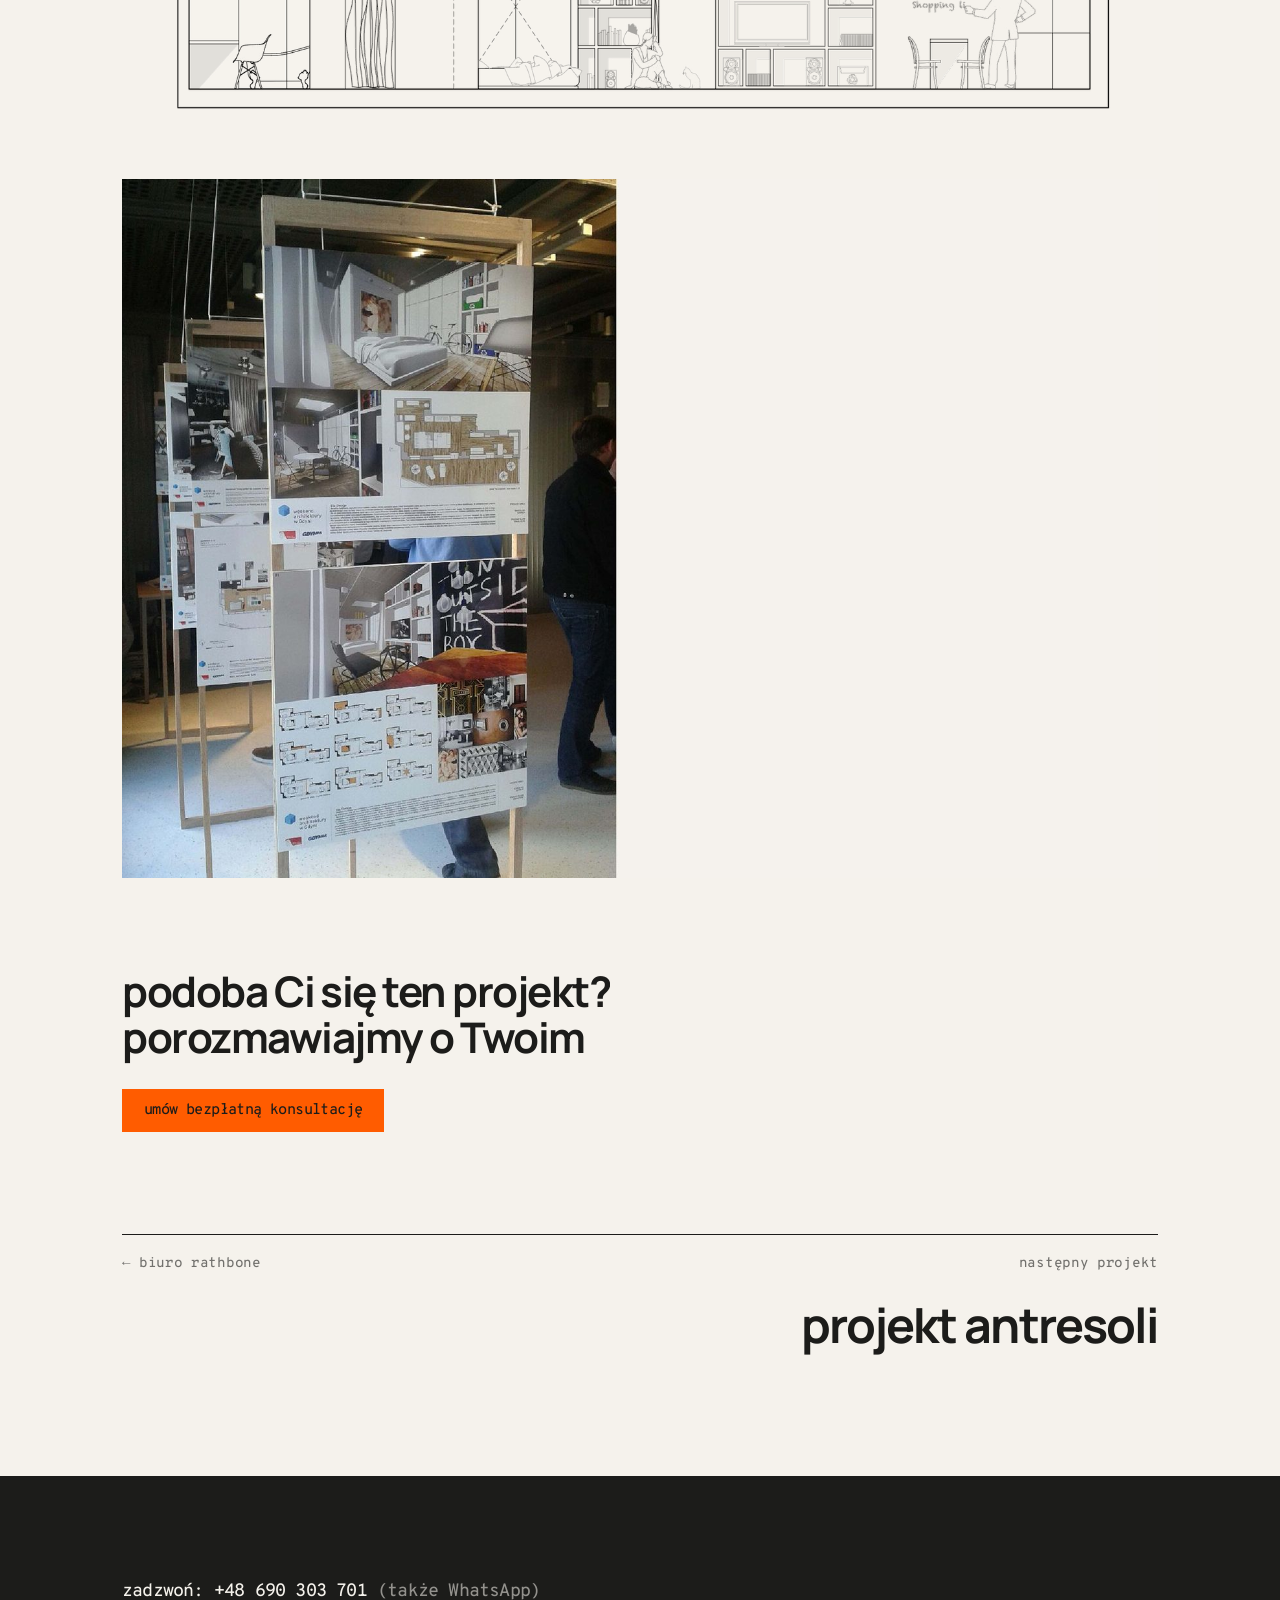
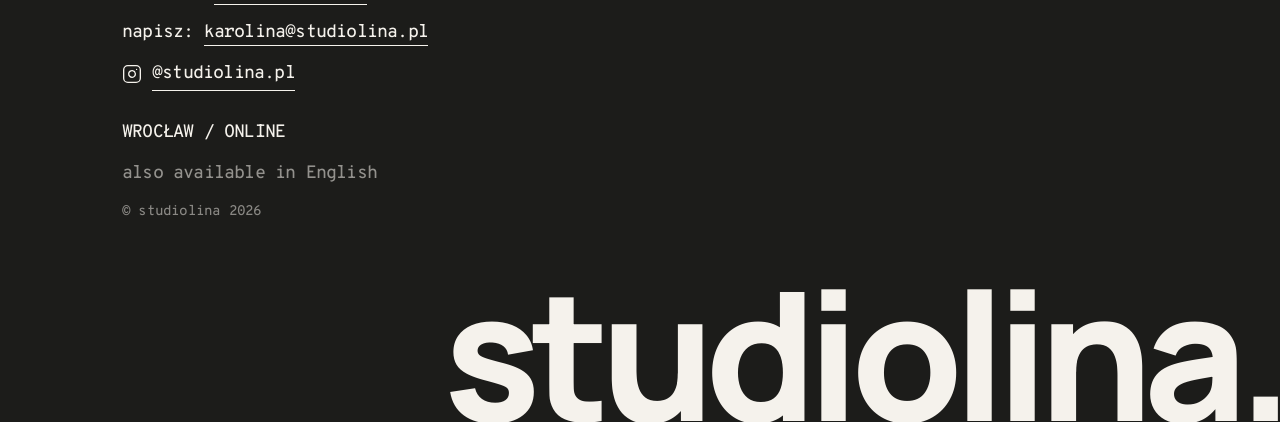
<file: projekt-gdynia.html>
<!DOCTYPE html>
<html lang="pl">
<head>
  <!-- Google tag (gtag.js) -->
  <script async src="https://www.googletagmanager.com/gtag/js?id=G-KGEE62H60R"></script>
  <script>
    window.dataLayer = window.dataLayer || [];
    function gtag(){dataLayer.push(arguments);}
    gtag('js', new Date());
    gtag('config', 'G-KGEE62H60R');
  </script>

  <meta charset="UTF-8">
  <meta name="viewport" content="width=device-width, initial-scale=1.0">
  <meta name="description" content="Apartament Gdynia, projekt wnętrza otwartego studio, studiolina">
  <meta name="theme-color" content="#f5f2ec">
  <title>Apartament Gdynia | studiolina</title>
  <script>
    document.documentElement.classList.add('js');
    setTimeout(function () { if (!window.__slReady) document.documentElement.classList.remove('js'); }, 3000);
  </script>
  <link rel="preload" href="assets/fonts/manrope-700.woff2" as="font" type="font/woff2" crossorigin>
  <link rel="preload" href="assets/fonts/manrope-500.woff2" as="font" type="font/woff2" crossorigin>
  <link rel="stylesheet" href="style.css">
  <script src="js/lenis.min.js" defer></script>
  <script src="js/main.js" defer></script>
  <script type="speculationrules">
    { "prefetch": [{ "where": { "selector_matches": ".next a, a.next__link, a.next__prev, a.projekt__back" }, "eagerness": "moderate" }] }
  </script>
</head>
<body class="page-project">

  <a class="skip" href="#tresc">przejdź do treści</a>

  <header class="nav" data-nav>
    <a href="index.html" class="nav__logo" aria-label="studiolina, strona główna">studiolina.</a>
    <nav class="nav__links" id="menu" aria-label="Główna nawigacja">
      <a href="index.html#projekty"><span>projekty</span></a>
      <a href="index.html#cennik"><span>cennik</span></a>
      <a href="index.html#studio"><span>studio</span></a>
      <a href="index.html#kontakt"><span>kontakt</span></a>
      <div class="nav__menu-foot">
        <a href="mailto:karolina@studiolina.pl">karolina@studiolina.pl</a>
        <a href="tel:+48690303701">+48 690 303 701</a>
      </div>
    </nav>
    <button class="nav__burger" aria-label="Menu" aria-expanded="false" aria-controls="menu">
      <span></span><span></span>
    </button>
  </header>

  <main id="tresc" class="projekt">
    <div class="container">

      <a href="index.html#projekty" class="projekt__back"><span>←</span> wszystkie projekty</a>

      <h1 class="projekt__title" data-split>apartament gdynia</h1>

      <dl class="titleblock" style="--cols:3">
        <div class="titleblock__cell"><dt>lokalizacja</dt><dd>Gdynia</dd></div>
        <div class="titleblock__cell"><dt>rok</dt><dd>2015</dd></div>
        <div class="titleblock__cell"><dt>zakres</dt><dd>projekt wnętrz</dd></div>
      </dl>

      <figure class="media projekt__lead" data-reveal="media" data-lead-media><img src="assets/gdynia/gdynia_apartament-1.jpg" alt="Apartament Gdynia, otwarte studio" width="1600" height="682" decoding="async"></figure>

      <p class="projekt__desc" data-reveal="fade">Otwarte studio w Gdyni, zaprojektowane we współpracy z Przemysławem Smalcerzem. Sercem wnętrza jest wielofunkcyjny kubik, który mieści rozkładane łóżko i szafę, dzięki czemu mieszkanie płynnie zmienia konfigurację w ciągu dnia. Strefę dzienną od części intymnej oddziela płócienna zasłona. Na czas spotkań łóżko znika w zabudowie, jego miejsce zajmuje ukryty wcześniej stół, a całość otwiera się na przestronny taras. Białe ściany i drewniane podłogi tworzą modernistyczne tło dla surowego betonowego sufitu. Charakter dopełniają detale w stylu art deco i sztuka Tamary Łempickiej. Przestrzeń dostosowuje się do rytmu dnia i zachowuje przy tym artystyczną spójność.</p>

      <div class="projekt__gallery">
        <figure class="media" data-reveal="media"><img src="assets/gdynia/gdynia_apartament-1a.jpg" alt="Apartament Gdynia" width="1600" height="1038" loading="lazy" decoding="async"></figure>
        <figure class="media media--clear" data-reveal="media"><img src="assets/gdynia/gdynia_apartament-2.png" alt="Apartament Gdynia" width="1600" height="1043" loading="lazy" decoding="async"></figure>
        <div class="projekt__pair">
          <figure class="media" data-reveal="media"><img src="assets/gdynia/gdynia_apartament-3.jpg" alt="Apartament Gdynia" width="1202" height="1502" loading="lazy" decoding="async"></figure>
          <figure class="media" data-reveal="media" style="--d:0.14s"><img src="assets/gdynia/gdynia_apartament-4.jpg" alt="Apartament Gdynia" width="1202" height="1502" loading="lazy" decoding="async"></figure>
        </div>
        <figure class="media media--clear" data-reveal="media"><img src="assets/gdynia/gdynia_apartament-5.png" alt="Apartament Gdynia, rzut" width="1600" height="764" loading="lazy" decoding="async"></figure>
        <div class="projekt__pair">
          <figure class="media" data-reveal="media"><img src="assets/gdynia/gdynia_apartament-6.jpg" alt="Apartament Gdynia" width="1202" height="1503" loading="lazy" decoding="async"></figure>
          <figure class="media" data-reveal="media" style="--d:0.14s"><img src="assets/gdynia/gdynia_apartament-7.jpg" alt="Apartament Gdynia" width="1200" height="1500" loading="lazy" decoding="async"></figure>
        </div>
        <figure class="media media--clear" data-reveal="media"><img src="assets/gdynia/gdynia_apartament-8.png" alt="Apartament Gdynia" width="1600" height="385" loading="lazy" decoding="async"></figure>
        <figure class="media" data-reveal="media"><img src="assets/gdynia/gdynia_apartament-9.jpg" alt="Apartament Gdynia" width="1600" height="1080" loading="lazy" decoding="async"></figure>
      </div>

      <div class="projekt__cta">
        <p class="projekt__cta-text" data-split>podoba Ci się ten projekt? porozmawiajmy o Twoim</p>
        <a href="https://calendly.com/karolina-studiolina/20min" target="_blank" rel="noopener" class="btn btn--primary" data-reveal="fade"><span>umów bezpłatną konsultację</span></a>
      </div>

      <nav class="next" aria-label="Inne projekty">
        <a class="next__prev" href="projekt-rathbone.html">← biuro rathbone</a>
        <a class="next__link" href="projekt-antresola.html">
          <span class="next__label">następny projekt</span>
          <span class="next__thumb" aria-hidden="true"><img src="assets/06_projekt_antersoli_mobile.jpg" alt="" loading="lazy"></span>
          <span class="next__name">projekt antresoli</span>
        </a>
      </nav>

    </div>
  </main>

  <footer id="kontakt" class="footer" data-footer>
    <div class="container footer__grid">
      <div class="footer__info">
        <p>zadzwoń: <a class="link" href="tel:+48690303701">+48 690 303 701</a> <span class="footer__note">(także WhatsApp)</span></p>
        <p>napisz: <a class="link" href="mailto:karolina@studiolina.pl">karolina@studiolina.pl</a></p>
        <p><a class="footer__ig" href="https://instagram.com/studiolina.pl" target="_blank" rel="noopener" aria-label="Instagram: @studiolina.pl"><!-- ikona: Lucide (ISC) --><svg class="footer__ig-icon" width="20" height="20" viewBox="0 0 24 24" fill="none" stroke="currentColor" stroke-width="1.6" stroke-linecap="round" stroke-linejoin="round" aria-hidden="true"><rect width="20" height="20" x="2" y="2" rx="5" ry="5"/><path d="M16 11.37A4 4 0 1 1 12.63 8 4 4 0 0 1 16 11.37z"/><line x1="17.5" x2="17.51" y1="6.5" y2="6.5"/></svg><span class="link">@studiolina.pl</span></a></p>
      </div>
      <div class="footer__side">
        <p class="footer__location">WROCŁAW / ONLINE</p>
        <p class="footer__lang">also available in English</p>
        <p class="footer__copy">© studiolina 2026</p>
      </div>
    </div>
    <p class="footer__logo" aria-hidden="true" data-letters>studiolina.</p>
  </footer>

</body>
</html>
</file>
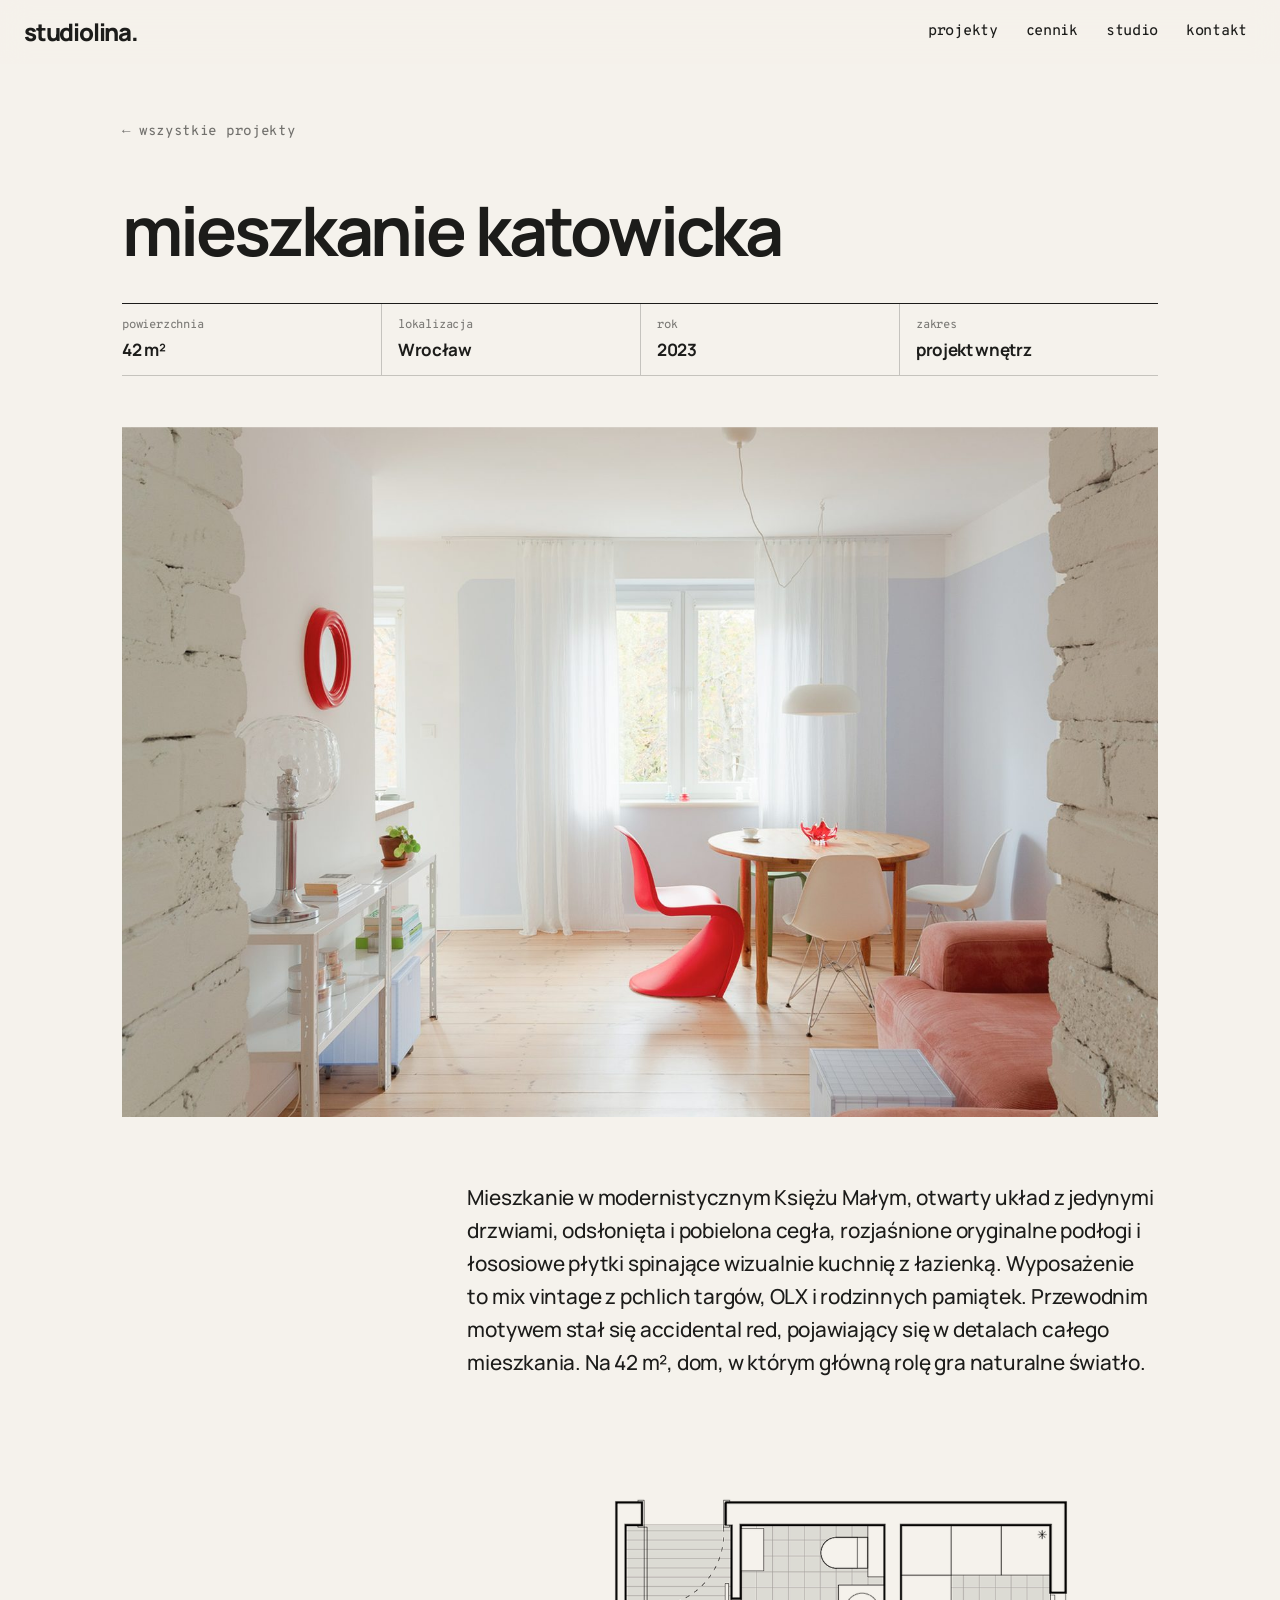
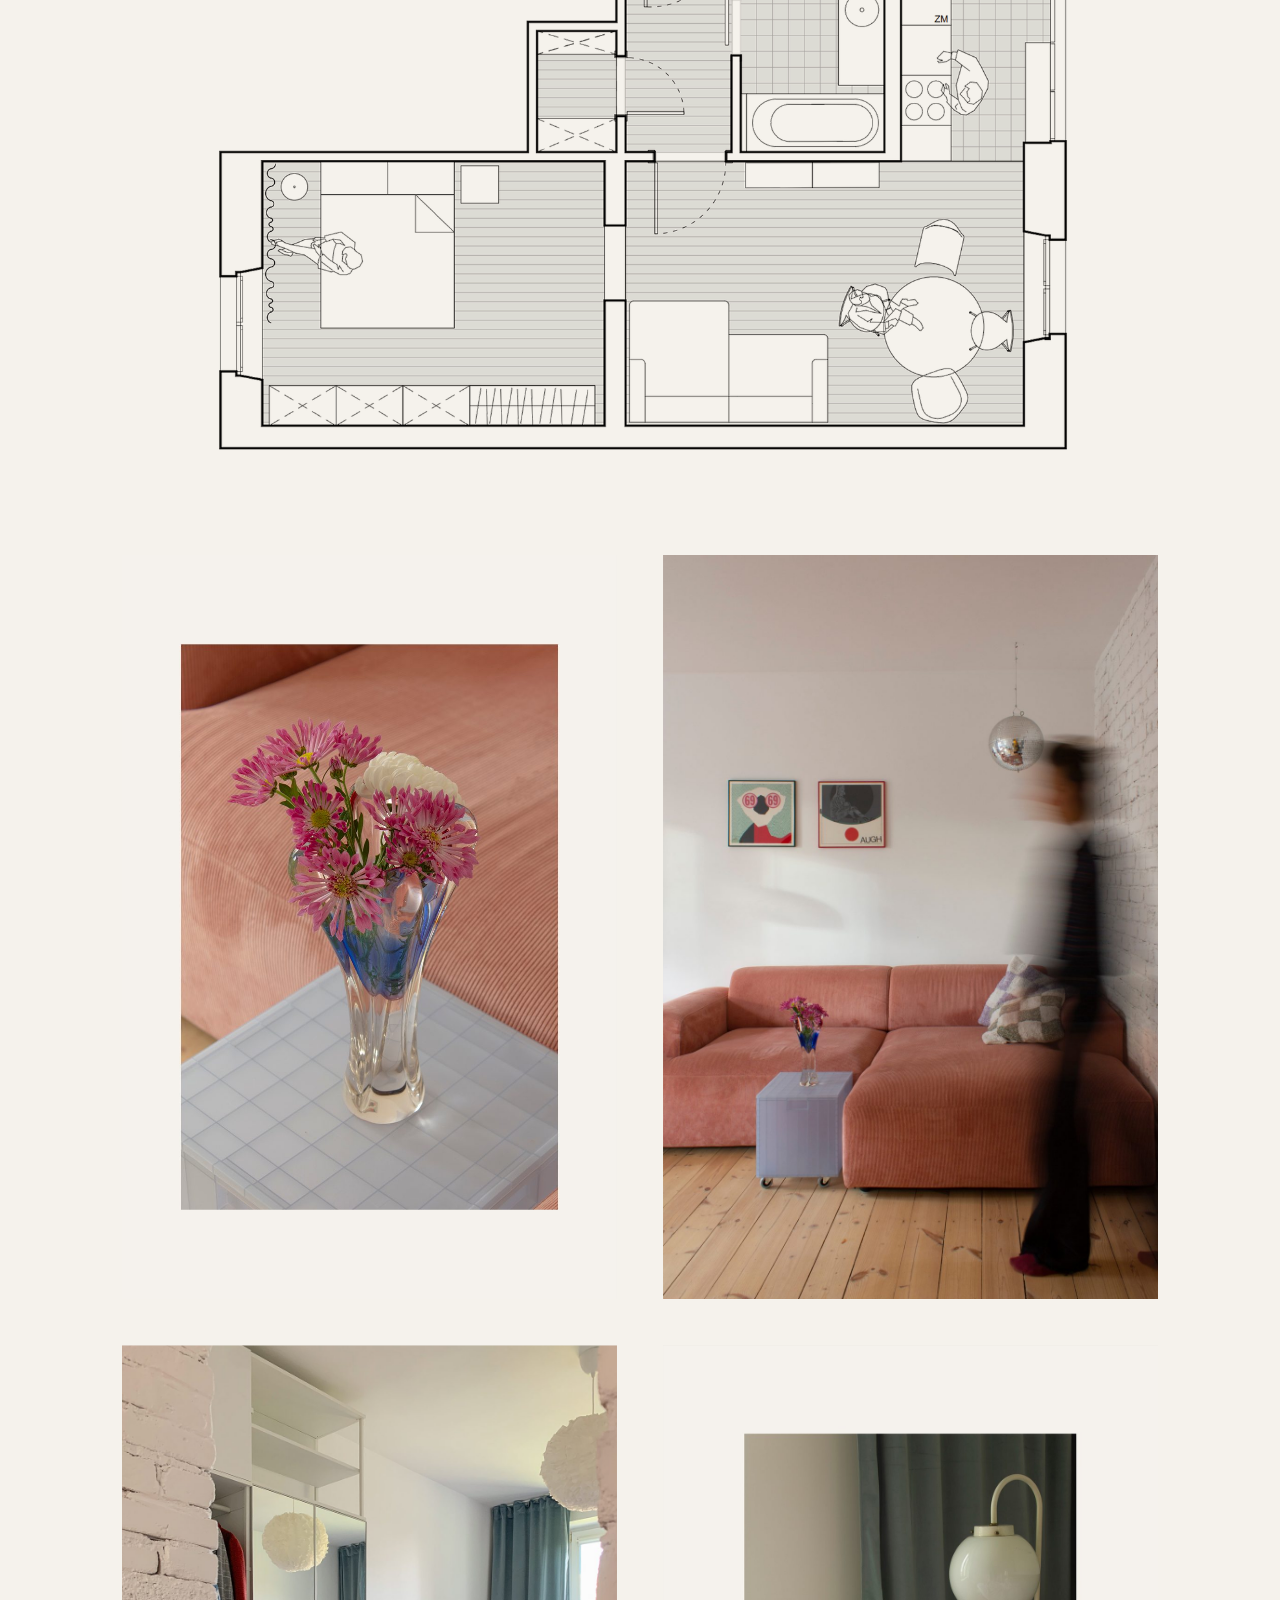
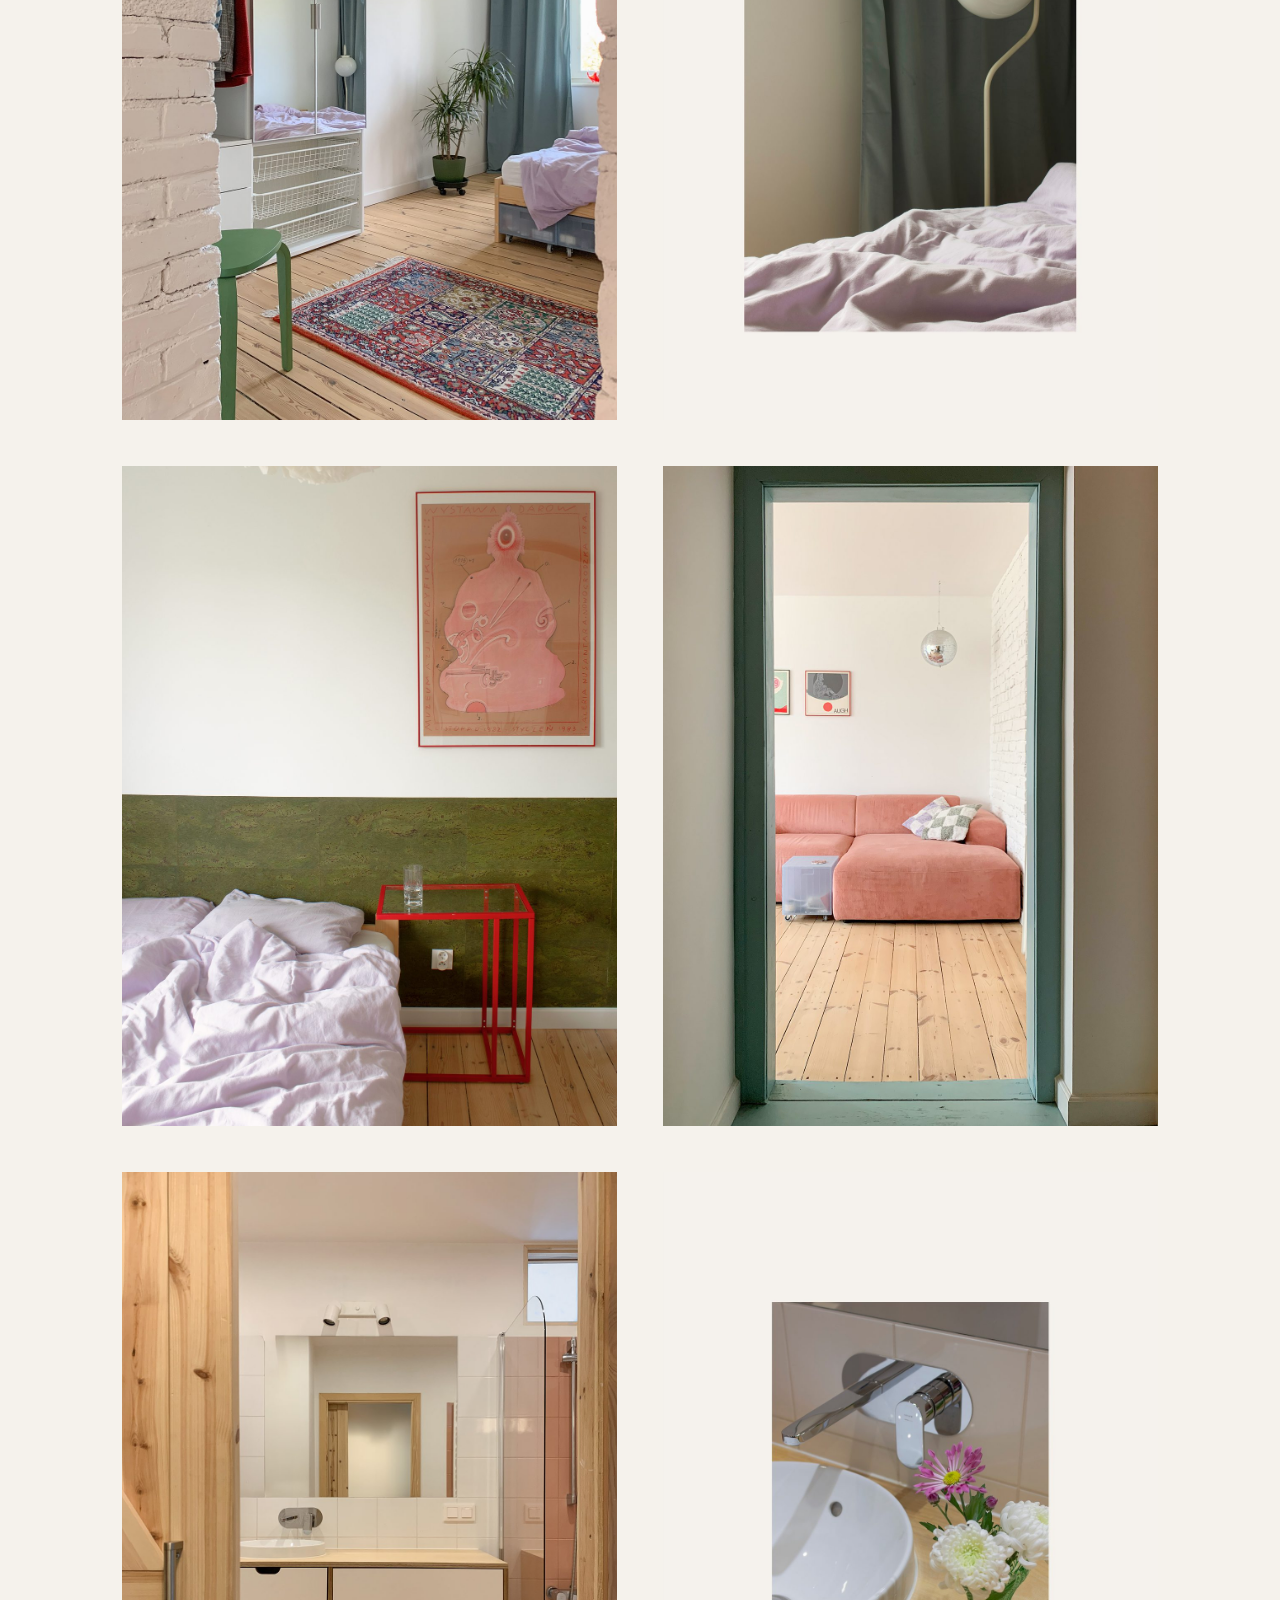
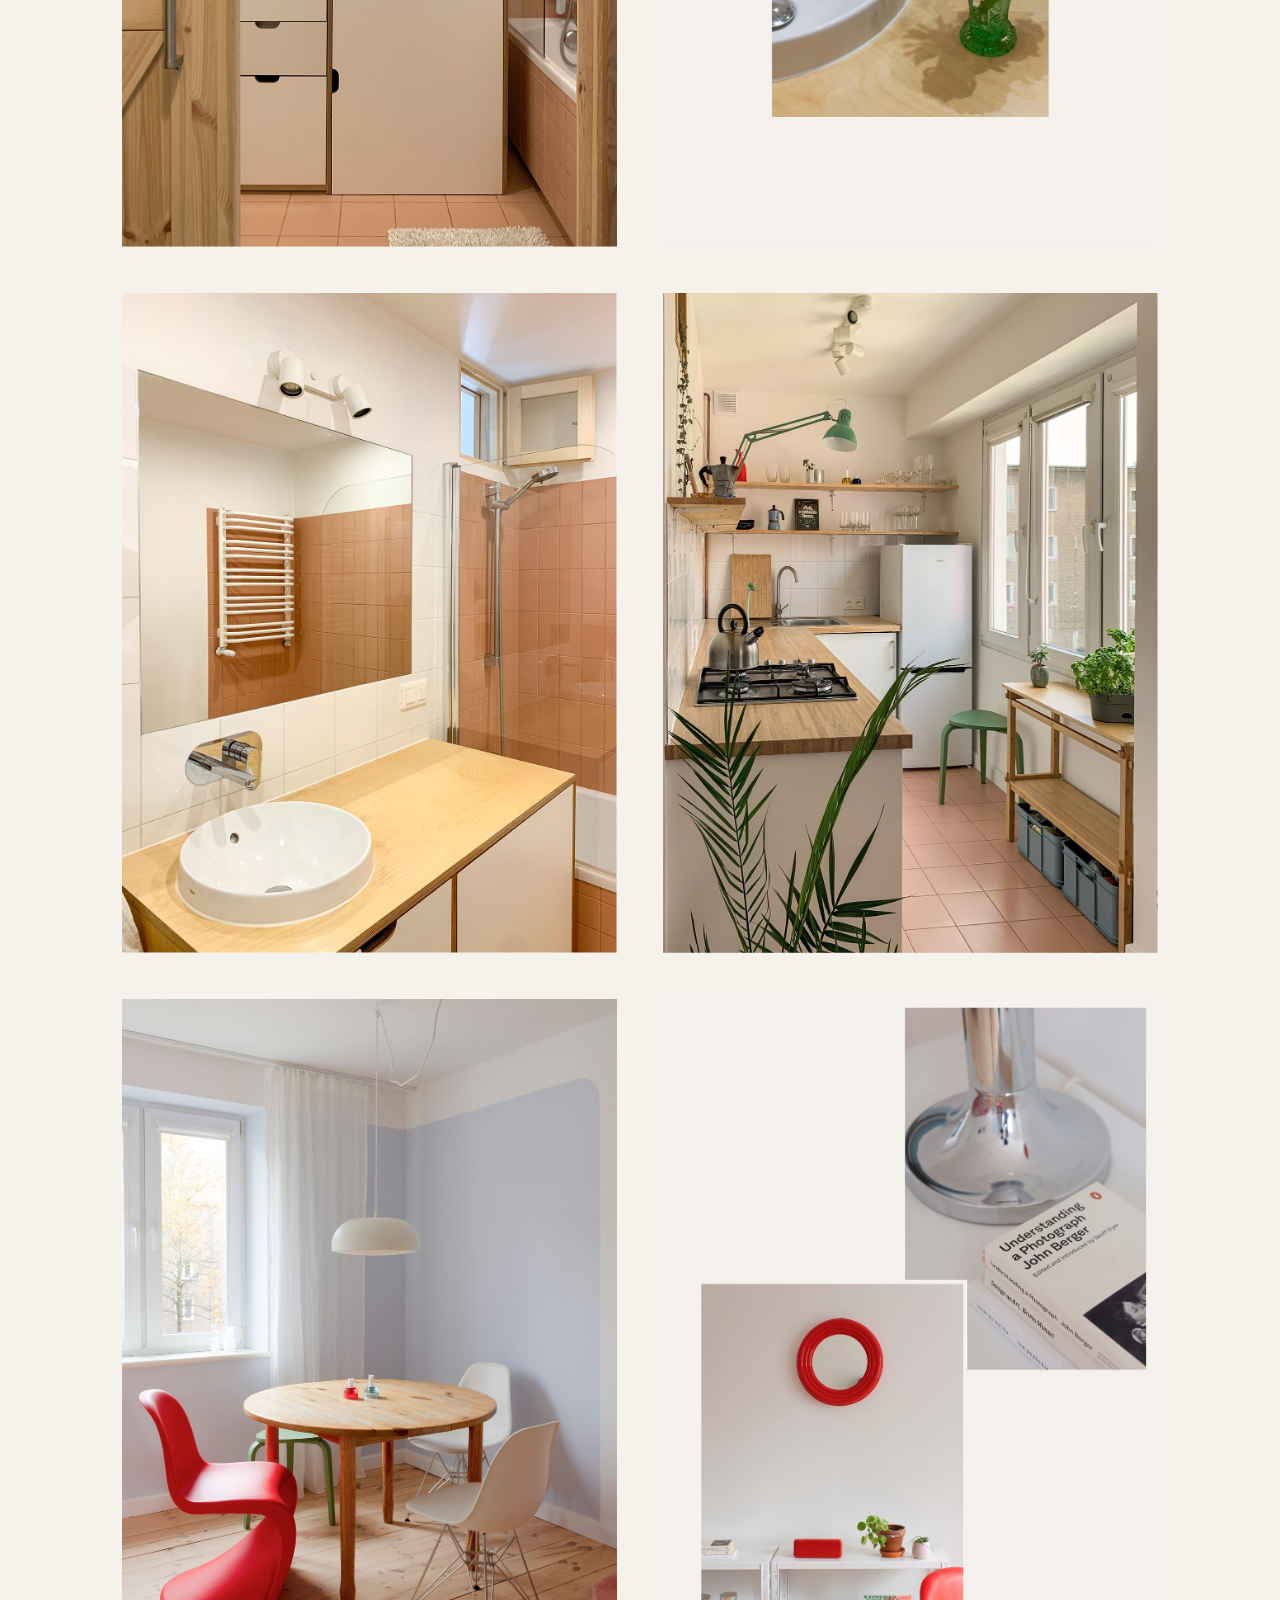
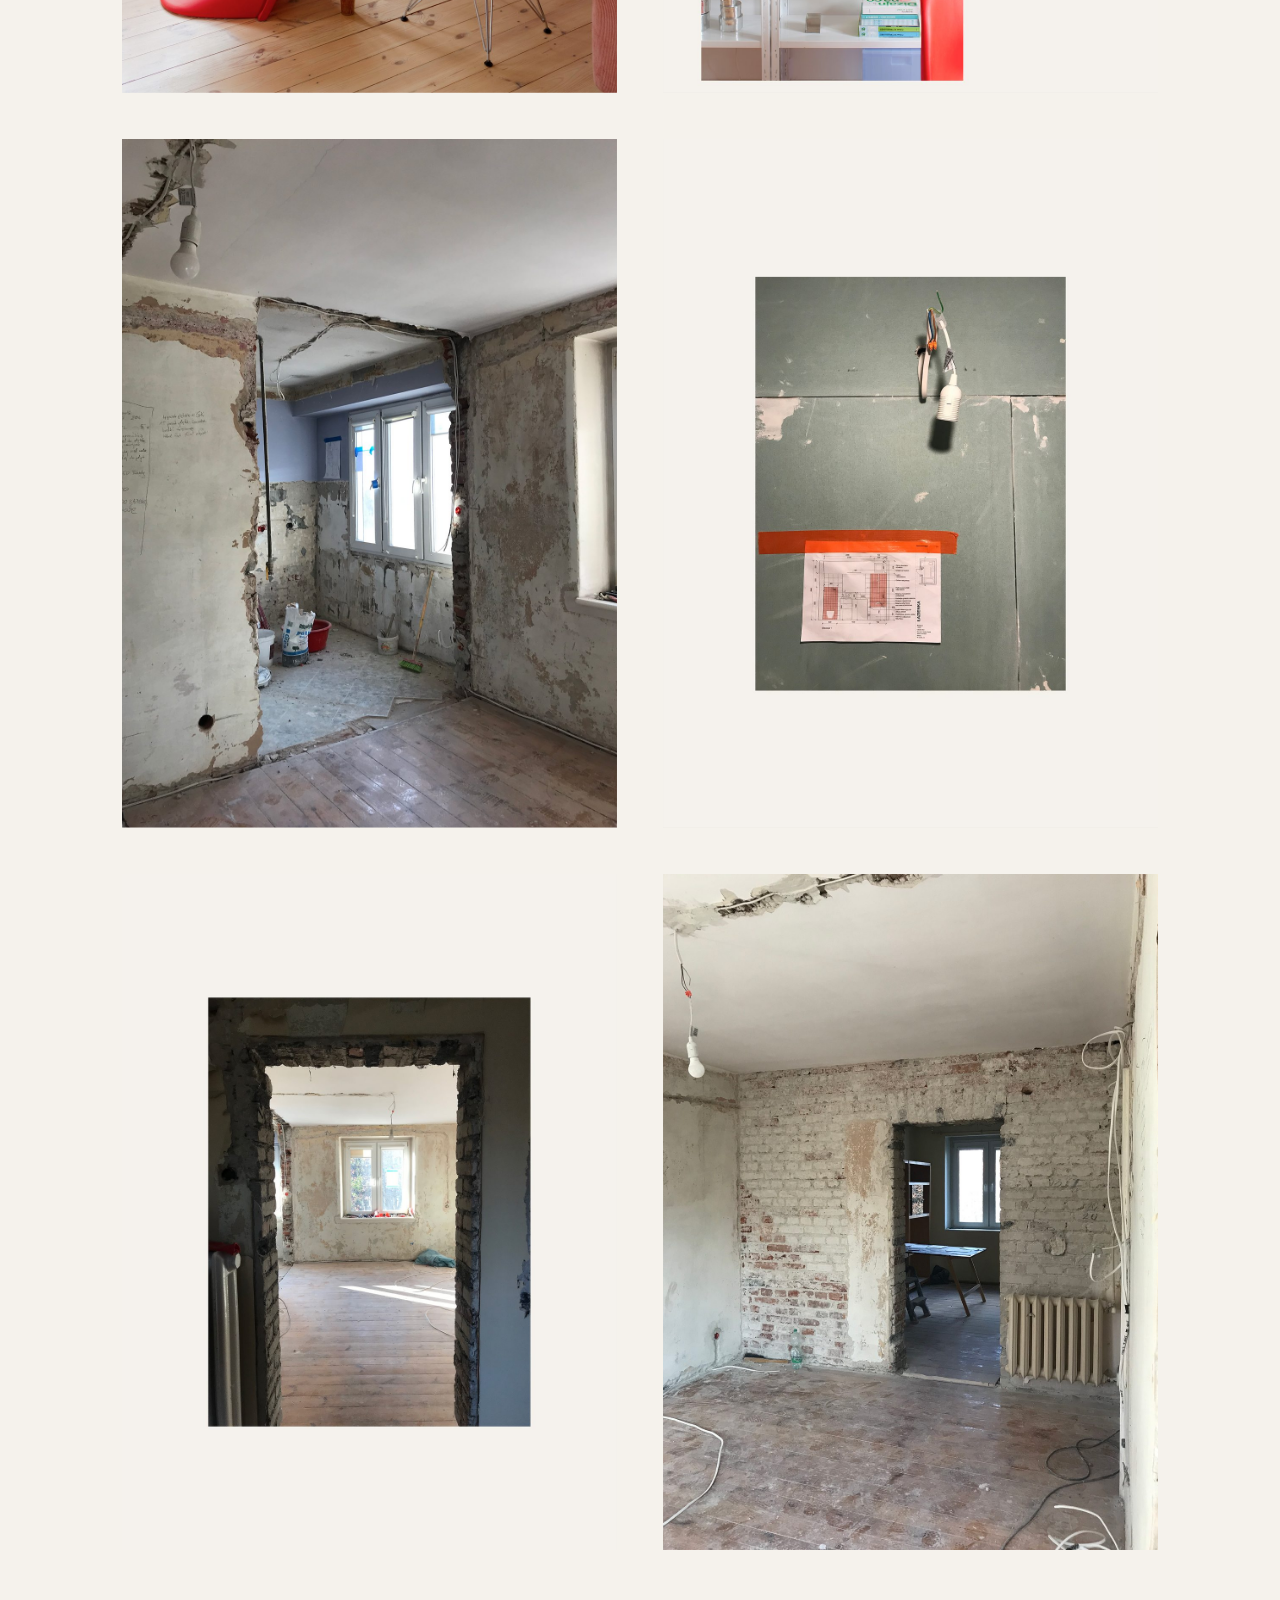
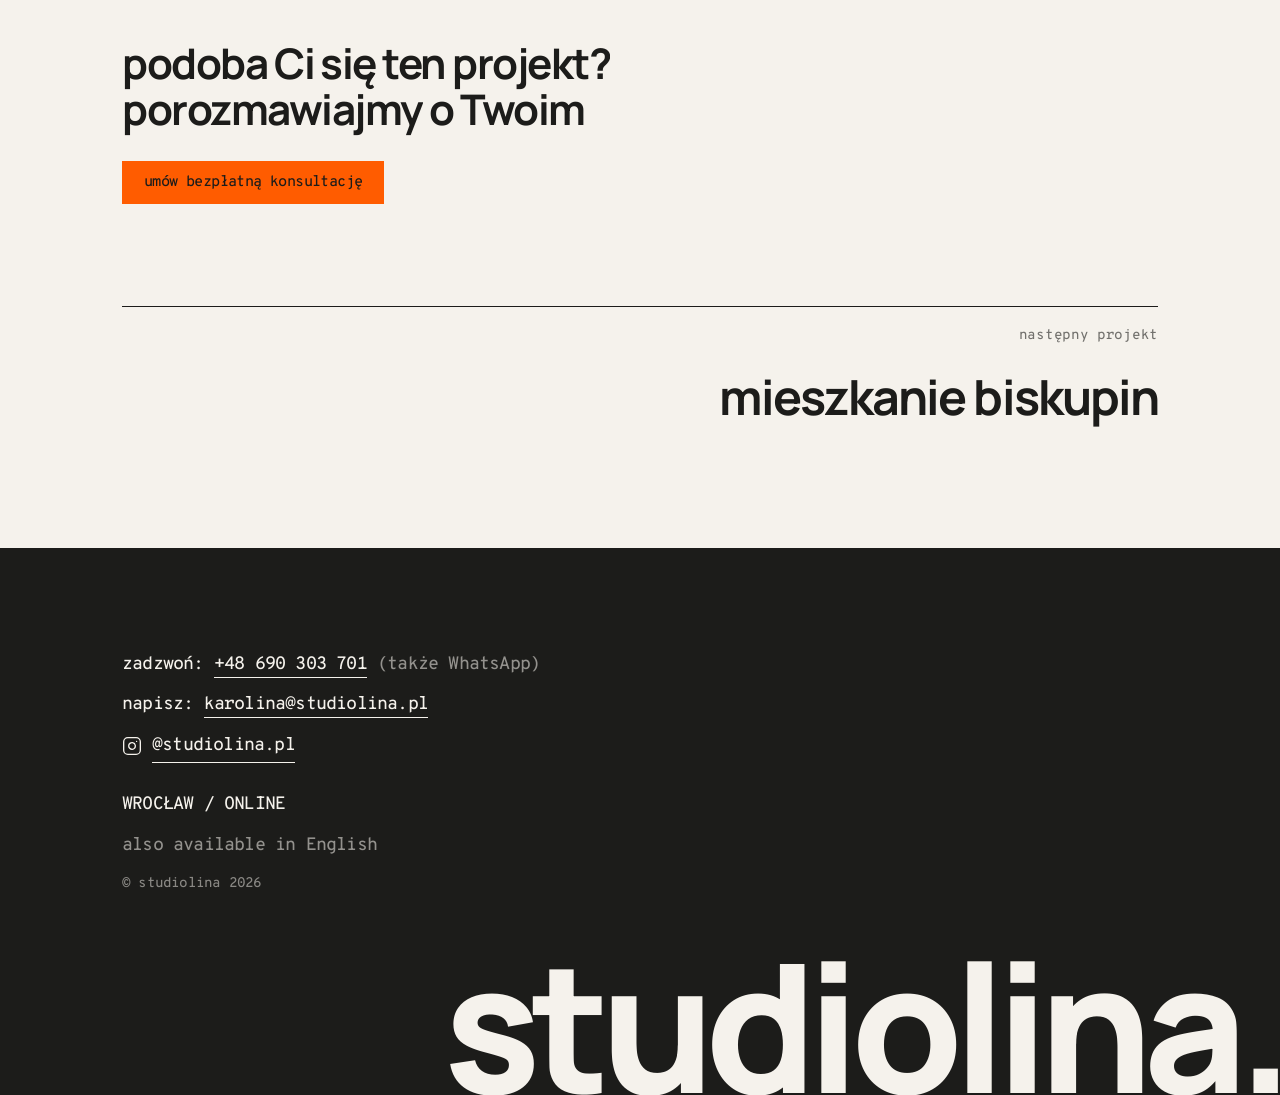
<file: projekt-katowicka.html>
<!DOCTYPE html>
<html lang="pl">
<head>
  <!-- Google tag (gtag.js) -->
  <script async src="https://www.googletagmanager.com/gtag/js?id=G-KGEE62H60R"></script>
  <script>
    window.dataLayer = window.dataLayer || [];
    function gtag(){dataLayer.push(arguments);}
    gtag('js', new Date());
    gtag('config', 'G-KGEE62H60R');
  </script>

  <meta charset="UTF-8">
  <meta name="viewport" content="width=device-width, initial-scale=1.0">
  <meta name="description" content="Mieszkanie Katowicka, projekt wnętrza, studiolina Wrocław">
  <meta name="theme-color" content="#f5f2ec">
  <title>Mieszkanie Katowicka | studiolina</title>
  <script>
    document.documentElement.classList.add('js');
    setTimeout(function () { if (!window.__slReady) document.documentElement.classList.remove('js'); }, 3000);
  </script>
  <link rel="preload" href="assets/fonts/manrope-700.woff2" as="font" type="font/woff2" crossorigin>
  <link rel="preload" href="assets/fonts/manrope-500.woff2" as="font" type="font/woff2" crossorigin>
  <link rel="stylesheet" href="style.css">
  <script src="js/lenis.min.js" defer></script>
  <script src="js/main.js" defer></script>
  <script type="speculationrules">
    { "prefetch": [{ "where": { "selector_matches": ".next a, a.next__link, a.next__prev, a.projekt__back" }, "eagerness": "moderate" }] }
  </script>
</head>
<body class="page-project">

  <a class="skip" href="#tresc">przejdź do treści</a>

  <header class="nav" data-nav>
    <a href="index.html" class="nav__logo" aria-label="studiolina, strona główna">studiolina.</a>
    <nav class="nav__links" id="menu" aria-label="Główna nawigacja">
      <a href="index.html#projekty"><span>projekty</span></a>
      <a href="index.html#cennik"><span>cennik</span></a>
      <a href="index.html#studio"><span>studio</span></a>
      <a href="index.html#kontakt"><span>kontakt</span></a>
      <div class="nav__menu-foot">
        <a href="mailto:karolina@studiolina.pl">karolina@studiolina.pl</a>
        <a href="tel:+48690303701">+48 690 303 701</a>
      </div>
    </nav>
    <button class="nav__burger" aria-label="Menu" aria-expanded="false" aria-controls="menu">
      <span></span><span></span>
    </button>
  </header>

  <main id="tresc" class="projekt">
    <div class="container">

      <a href="index.html#projekty" class="projekt__back"><span>←</span> wszystkie projekty</a>

      <h1 class="projekt__title" data-split>mieszkanie katowicka</h1>

      <dl class="titleblock" style="--cols:4">
        <div class="titleblock__cell"><dt>powierzchnia</dt><dd>42 m²</dd></div>
        <div class="titleblock__cell"><dt>lokalizacja</dt><dd>Wrocław</dd></div>
        <div class="titleblock__cell"><dt>rok</dt><dd>2023</dd></div>
        <div class="titleblock__cell"><dt>zakres</dt><dd>projekt wnętrz</dd></div>
      </dl>

      <figure class="media projekt__lead" data-reveal="media" data-lead-media><img src="assets/katowicka/katowicka-1.jpg" alt="Mieszkanie Katowicka, salon" width="1600" height="1065" decoding="async"></figure>

      <p class="projekt__desc" data-reveal="fade">Mieszkanie w modernistycznym Księżu Małym, otwarty układ z jedynymi drzwiami, odsłonięta i pobielona cegła, rozjaśnione oryginalne podłogi i łososiowe płytki spinające wizualnie kuchnię z łazienką. Wyposażenie to mix vintage z pchlich targów, OLX i rodzinnych pamiątek. Przewodnim motywem stał się accidental red, pojawiający się w detalach całego mieszkania. Na 42 m², dom, w którym główną rolę gra naturalne światło.</p>

      <div class="projekt__gallery">
        <figure class="media media--clear" data-reveal="media"><img src="assets/katowicka/katowicka-2.png" alt="Mieszkanie Katowicka, rzut" width="1600" height="1008" loading="lazy" decoding="async"></figure>
        <div class="projekt__pair">
          <figure class="media" data-reveal="media"><img src="assets/katowicka/katowicka-3.jpg" alt="Mieszkanie Katowicka" width="1200" height="1473" loading="lazy" decoding="async"></figure>
          <figure class="media" data-reveal="media" style="--d:0.14s"><img src="assets/katowicka/katowicka-4.jpg" alt="Mieszkanie Katowicka" width="1064" height="1600" loading="lazy" decoding="async"></figure>
        </div>
        <div class="projekt__pair">
          <figure class="media" data-reveal="media"><img src="assets/katowicka/katowicka-5.jpg" alt="Mieszkanie Katowicka" width="1200" height="1600" loading="lazy" decoding="async"></figure>
          <figure class="media" data-reveal="media" style="--d:0.14s"><img src="assets/katowicka/katowicka-6.jpg" alt="Mieszkanie Katowicka" width="1174" height="1600" loading="lazy" decoding="async"></figure>
        </div>
        <div class="projekt__pair">
          <figure class="media" data-reveal="media"><img src="assets/katowicka/katowicka-6a.jpg" alt="Mieszkanie Katowicka" width="1200" height="1599" loading="lazy" decoding="async"></figure>
          <figure class="media" data-reveal="media" style="--d:0.14s"><img src="assets/katowicka/katowicka-6b.jpg" alt="Mieszkanie Katowicka" width="1200" height="1600" loading="lazy" decoding="async"></figure>
        </div>
        <div class="projekt__pair">
          <figure class="media" data-reveal="media"><img src="assets/katowicka/katowicka-7.jpg" alt="Mieszkanie Katowicka" width="1200" height="1600" loading="lazy" decoding="async"></figure>
          <figure class="media" data-reveal="media" style="--d:0.14s"><img src="assets/katowicka/katowicka-8.jpg" alt="Mieszkanie Katowicka" width="1174" height="1600" loading="lazy" decoding="async"></figure>
        </div>
        <div class="projekt__pair">
          <figure class="media" data-reveal="media"><img src="assets/katowicka/katowicka-9.jpg" alt="Mieszkanie Katowicka" width="1200" height="1600" loading="lazy" decoding="async"></figure>
          <figure class="media" data-reveal="media" style="--d:0.14s"><img src="assets/katowicka/katowicka-10.jpg" alt="Mieszkanie Katowicka" width="1200" height="1599" loading="lazy" decoding="async"></figure>
        </div>
        <div class="projekt__pair">
          <figure class="media" data-reveal="media"><img src="assets/katowicka/katowicka-11.jpg" alt="Mieszkanie Katowicka" width="1200" height="1561" loading="lazy" decoding="async"></figure>
          <figure class="media" data-reveal="media" style="--d:0.14s"><img src="assets/katowicka/katowicka-12.jpg" alt="Mieszkanie Katowicka" width="1141" height="1600" loading="lazy" decoding="async"></figure>
        </div>
        <div class="projekt__pair">
          <figure class="media" data-reveal="media"><img src="assets/katowicka/katowicka-13.jpg" alt="Mieszkanie Katowicka" width="1200" height="1600" loading="lazy" decoding="async"></figure>
          <figure class="media" data-reveal="media" style="--d:0.14s"><img src="assets/katowicka/katowicka-14.jpg" alt="Mieszkanie Katowicka" width="1150" height="1600" loading="lazy" decoding="async"></figure>
        </div>
        <div class="projekt__pair">
          <figure class="media" data-reveal="media"><img src="assets/katowicka/katowicka-15.jpg" alt="Mieszkanie Katowicka" width="1170" height="1600" loading="lazy" decoding="async"></figure>
          <figure class="media" data-reveal="media" style="--d:0.14s"><img src="assets/katowicka/katowicka-16.jpg" alt="Mieszkanie Katowicka" width="1200" height="1600" loading="lazy" decoding="async"></figure>
        </div>
      </div>

      <div class="projekt__cta">
        <p class="projekt__cta-text" data-split>podoba Ci się ten projekt? porozmawiajmy o Twoim</p>
        <a href="https://calendly.com/karolina-studiolina/20min" target="_blank" rel="noopener" class="btn btn--primary" data-reveal="fade"><span>umów bezpłatną konsultację</span></a>
      </div>

      <nav class="next" aria-label="Inne projekty">
        <span></span>
        <a class="next__link" href="projekt-biskupin.html">
          <span class="next__label">następny projekt</span>
          <span class="next__thumb" aria-hidden="true"><img src="assets/02_wille_biskupin_mobile.jpg" alt="" loading="lazy"></span>
          <span class="next__name">mieszkanie biskupin</span>
        </a>
      </nav>

    </div>
  </main>

  <footer id="kontakt" class="footer" data-footer>
    <div class="container footer__grid">
      <div class="footer__info">
        <p>zadzwoń: <a class="link" href="tel:+48690303701">+48 690 303 701</a> <span class="footer__note">(także WhatsApp)</span></p>
        <p>napisz: <a class="link" href="mailto:karolina@studiolina.pl">karolina@studiolina.pl</a></p>
        <p><a class="footer__ig" href="https://instagram.com/studiolina.pl" target="_blank" rel="noopener" aria-label="Instagram: @studiolina.pl"><!-- ikona: Lucide (ISC) --><svg class="footer__ig-icon" width="20" height="20" viewBox="0 0 24 24" fill="none" stroke="currentColor" stroke-width="1.6" stroke-linecap="round" stroke-linejoin="round" aria-hidden="true"><rect width="20" height="20" x="2" y="2" rx="5" ry="5"/><path d="M16 11.37A4 4 0 1 1 12.63 8 4 4 0 0 1 16 11.37z"/><line x1="17.5" x2="17.51" y1="6.5" y2="6.5"/></svg><span class="link">@studiolina.pl</span></a></p>
      </div>
      <div class="footer__side">
        <p class="footer__location">WROCŁAW / ONLINE</p>
        <p class="footer__lang">also available in English</p>
        <p class="footer__copy">© studiolina 2026</p>
      </div>
    </div>
    <p class="footer__logo" aria-hidden="true" data-letters>studiolina.</p>
  </footer>

</body>
</html>
</file>
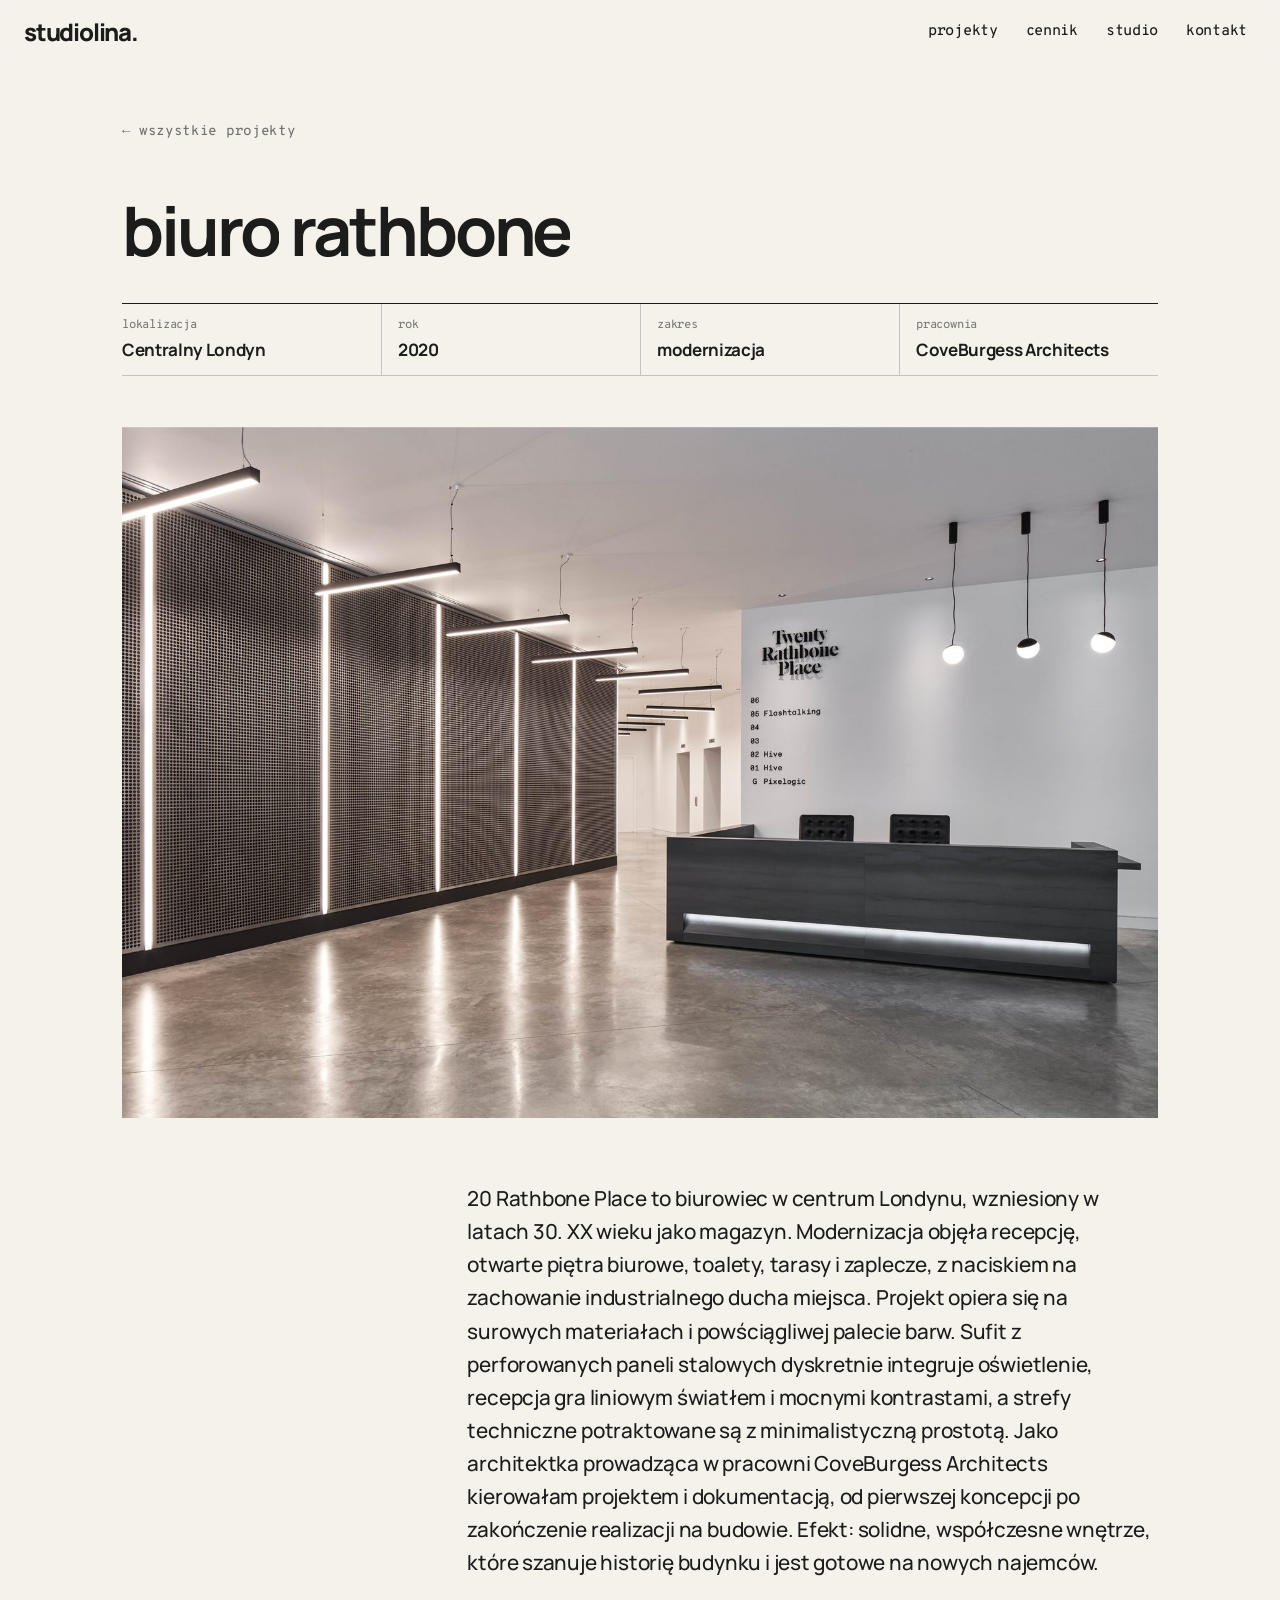
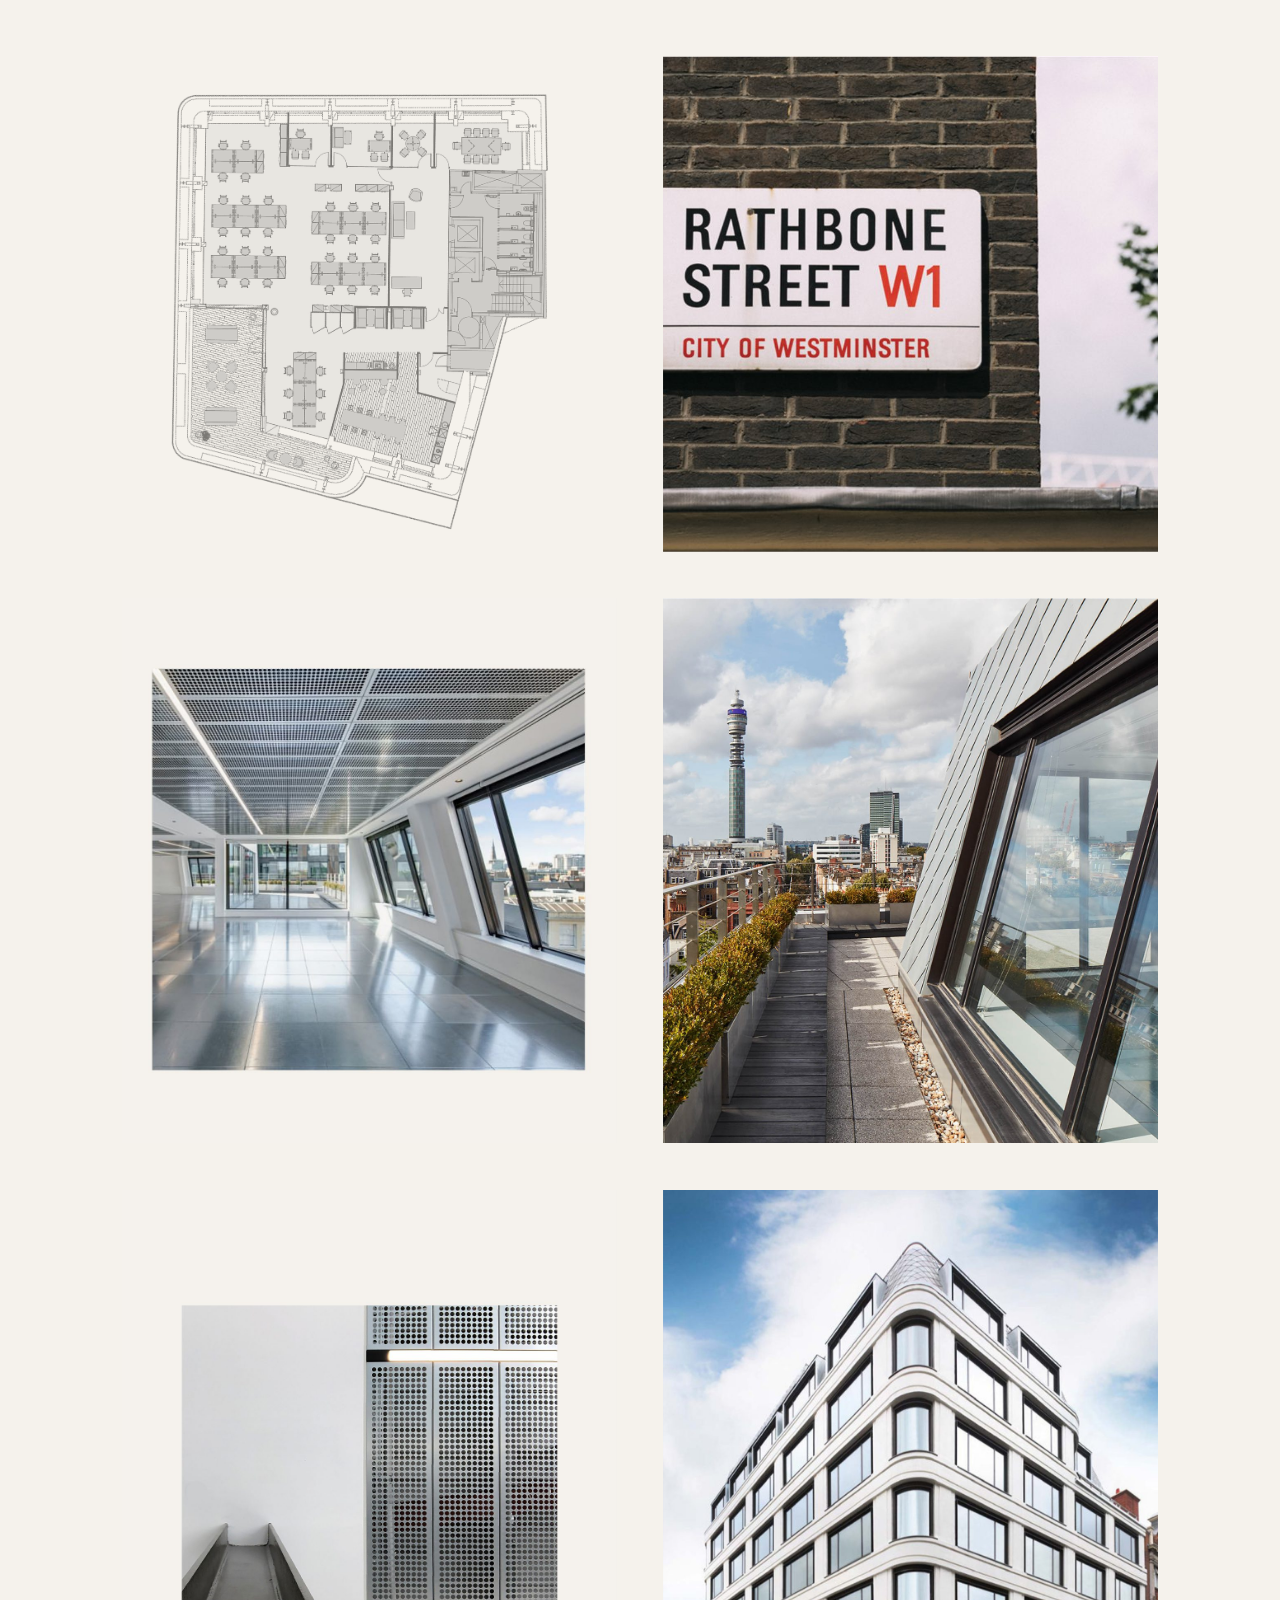
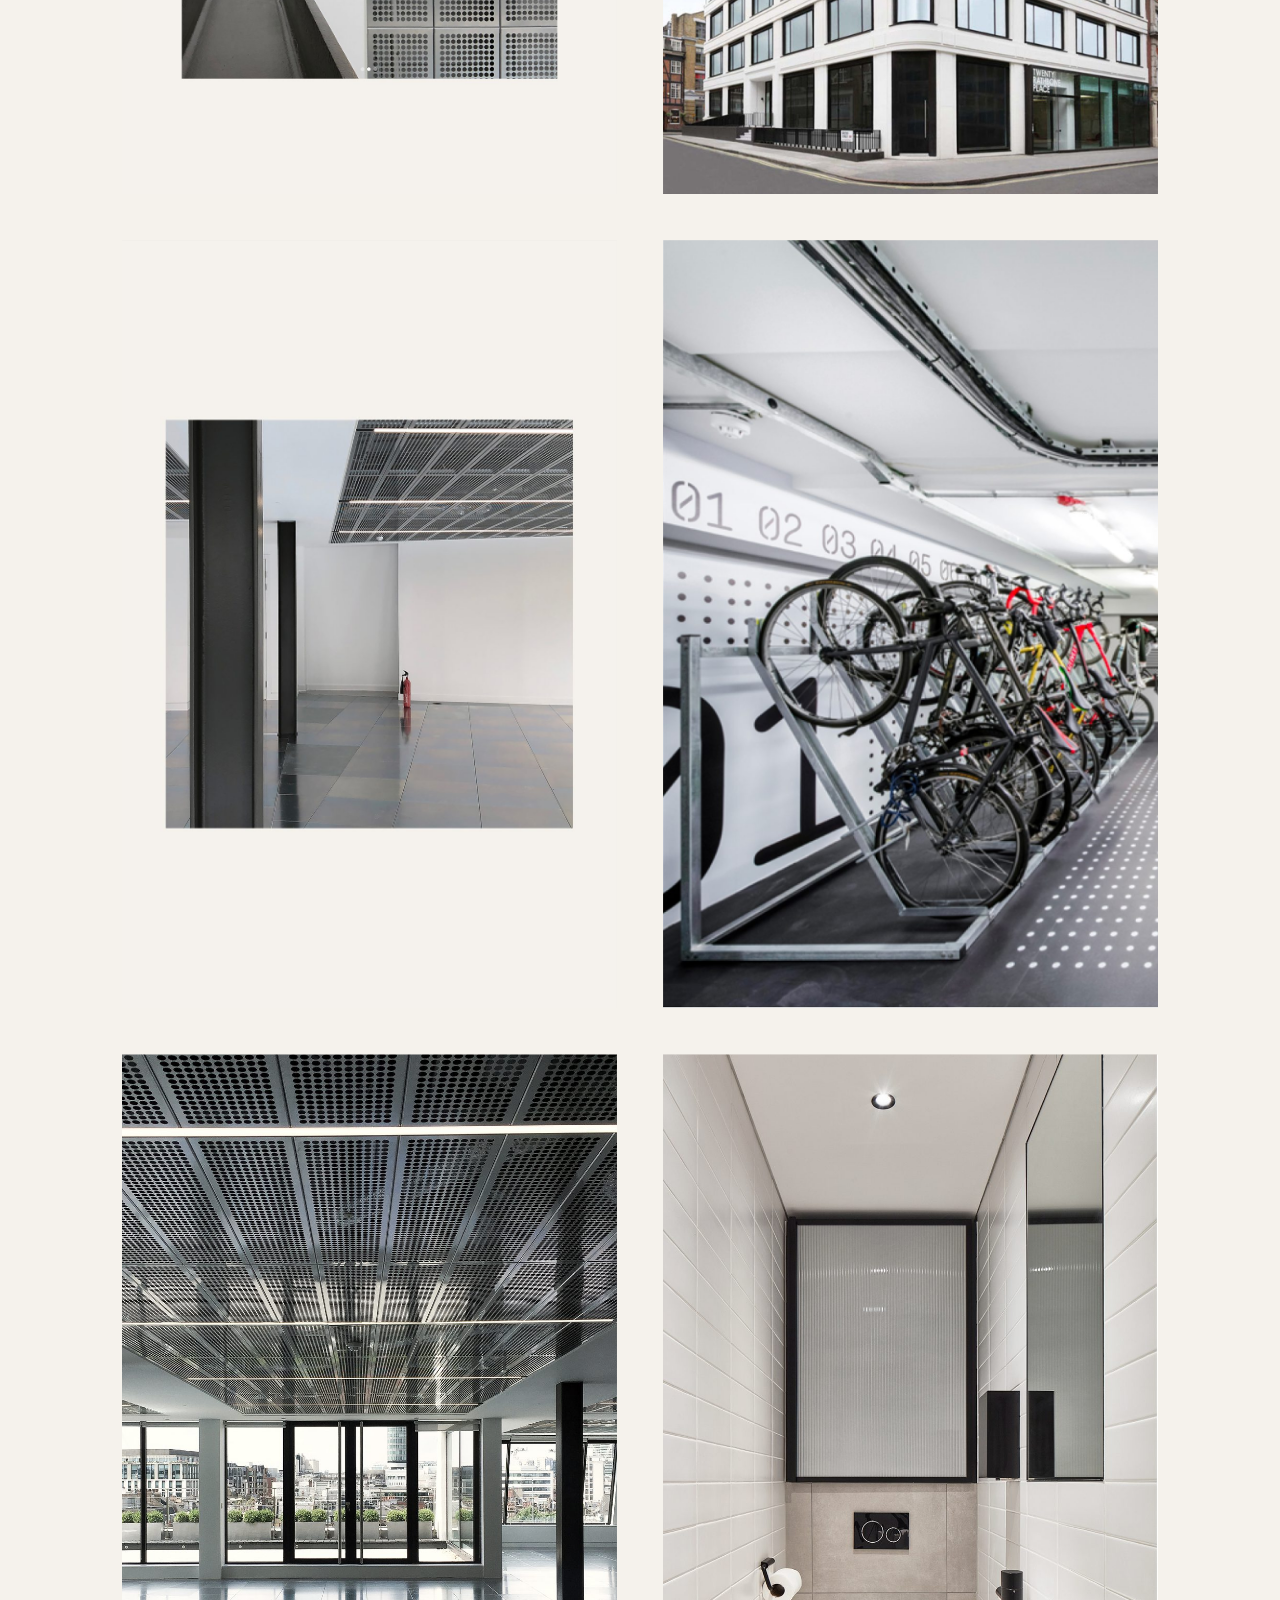
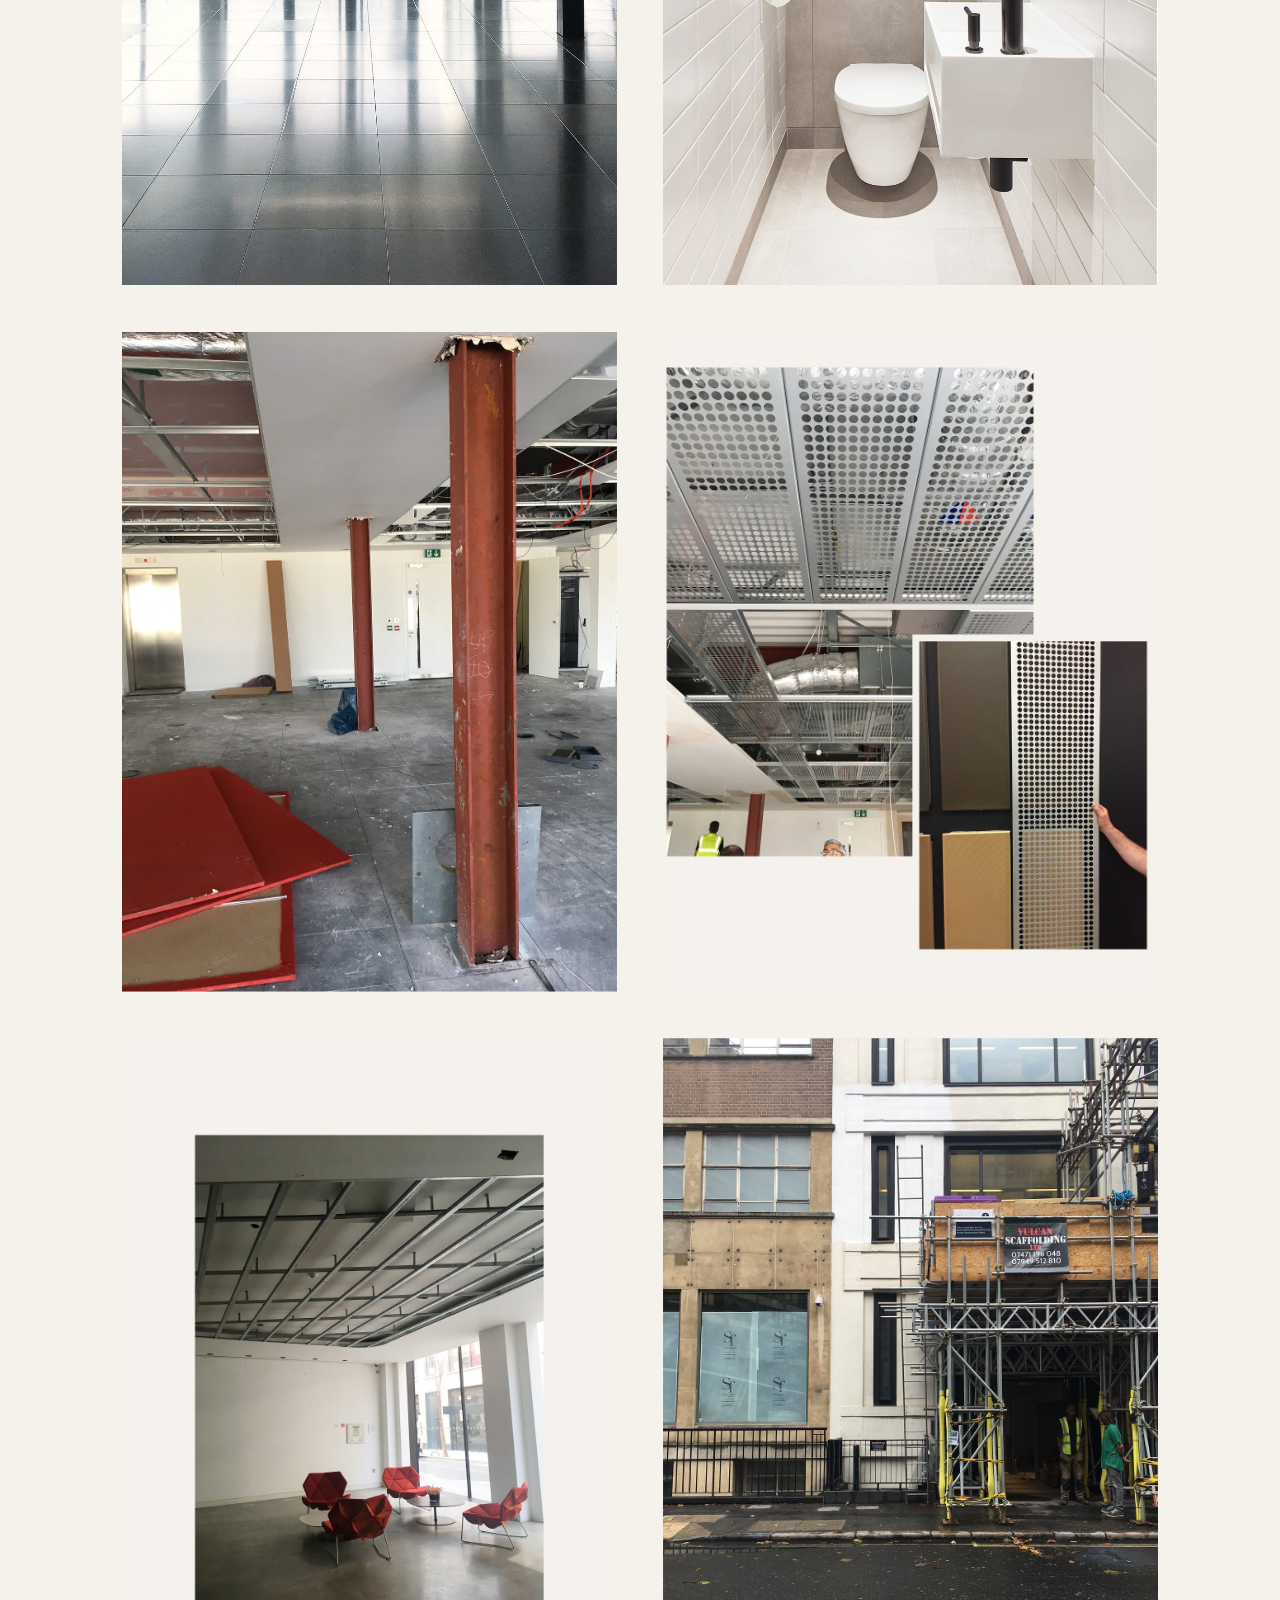
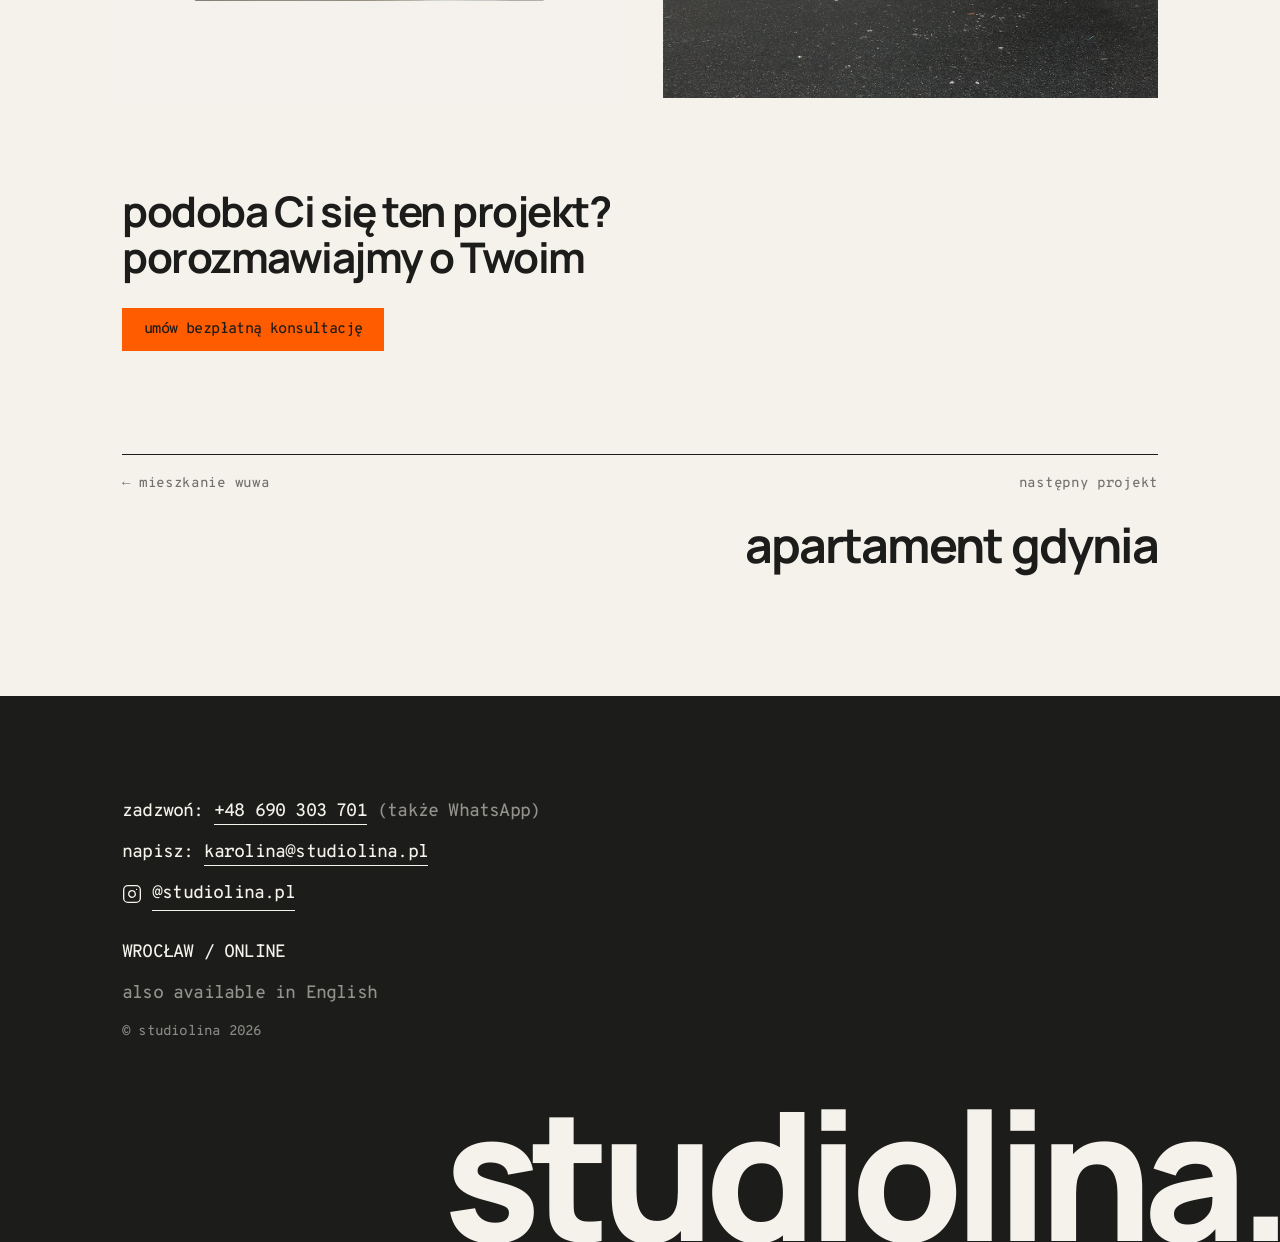
<file: projekt-rathbone.html>
<!DOCTYPE html>
<html lang="pl">
<head>
  <!-- Google tag (gtag.js) -->
  <script async src="https://www.googletagmanager.com/gtag/js?id=G-KGEE62H60R"></script>
  <script>
    window.dataLayer = window.dataLayer || [];
    function gtag(){dataLayer.push(arguments);}
    gtag('js', new Date());
    gtag('config', 'G-KGEE62H60R');
  </script>

  <meta charset="UTF-8">
  <meta name="viewport" content="width=device-width, initial-scale=1.0">
  <meta name="description" content="Biuro Rathbone, Londyn, projekt wnętrza, studiolina">
  <meta name="theme-color" content="#f5f2ec">
  <title>Biuro Rathbone | studiolina</title>
  <script>
    document.documentElement.classList.add('js');
    setTimeout(function () { if (!window.__slReady) document.documentElement.classList.remove('js'); }, 3000);
  </script>
  <link rel="preload" href="assets/fonts/manrope-700.woff2" as="font" type="font/woff2" crossorigin>
  <link rel="preload" href="assets/fonts/manrope-500.woff2" as="font" type="font/woff2" crossorigin>
  <link rel="stylesheet" href="style.css">
  <script src="js/lenis.min.js" defer></script>
  <script src="js/main.js" defer></script>
  <script type="speculationrules">
    { "prefetch": [{ "where": { "selector_matches": ".next a, a.next__link, a.next__prev, a.projekt__back" }, "eagerness": "moderate" }] }
  </script>
</head>
<body class="page-project">

  <a class="skip" href="#tresc">przejdź do treści</a>

  <header class="nav" data-nav>
    <a href="index.html" class="nav__logo" aria-label="studiolina, strona główna">studiolina.</a>
    <nav class="nav__links" id="menu" aria-label="Główna nawigacja">
      <a href="index.html#projekty"><span>projekty</span></a>
      <a href="index.html#cennik"><span>cennik</span></a>
      <a href="index.html#studio"><span>studio</span></a>
      <a href="index.html#kontakt"><span>kontakt</span></a>
      <div class="nav__menu-foot">
        <a href="mailto:karolina@studiolina.pl">karolina@studiolina.pl</a>
        <a href="tel:+48690303701">+48 690 303 701</a>
      </div>
    </nav>
    <button class="nav__burger" aria-label="Menu" aria-expanded="false" aria-controls="menu">
      <span></span><span></span>
    </button>
  </header>

  <main id="tresc" class="projekt">
    <div class="container">

      <a href="index.html#projekty" class="projekt__back"><span>←</span> wszystkie projekty</a>

      <h1 class="projekt__title" data-split>biuro rathbone</h1>

      <dl class="titleblock" style="--cols:4">
        <div class="titleblock__cell"><dt>lokalizacja</dt><dd>Centralny Londyn</dd></div>
        <div class="titleblock__cell"><dt>rok</dt><dd>2020</dd></div>
        <div class="titleblock__cell"><dt>zakres</dt><dd>modernizacja</dd></div>
        <div class="titleblock__cell"><dt>pracownia</dt><dd>CoveBurgess Architects</dd></div>
      </dl>

      <figure class="media projekt__lead" data-reveal="media" data-lead-media><img src="assets/rathbone/rathbone-1.jpg" alt="Biuro Rathbone Londyn" width="1600" height="1067" decoding="async"></figure>

      <p class="projekt__desc" data-reveal="fade">20 Rathbone Place to biurowiec w centrum Londynu, wzniesiony w latach 30. XX wieku jako magazyn. Modernizacja objęła recepcję, otwarte piętra biurowe, toalety, tarasy i zaplecze, z naciskiem na zachowanie industrialnego ducha miejsca. Projekt opiera się na surowych materiałach i powściągliwej palecie barw. Sufit z perforowanych paneli stalowych dyskretnie integruje oświetlenie, recepcja gra liniowym światłem i mocnymi kontrastami, a strefy techniczne potraktowane są z minimalistyczną prostotą. Jako architektka prowadząca w pracowni CoveBurgess Architects kierowałam projektem i dokumentacją, od pierwszej koncepcji po zakończenie realizacji na budowie. Efekt: solidne, współczesne wnętrze, które szanuje historię budynku i jest gotowe na nowych najemców.</p>

      <div class="projekt__gallery">
        <div class="projekt__pair">
          <figure class="media media--clear projekt__zoom-wrap" data-reveal="media"><img src="assets/rathbone/rathbone-2.png" alt="Biuro Rathbone Londyn, rzut piętra" width="1561" height="1563" loading="lazy" decoding="async"></figure>
          <figure class="media" data-reveal="media" style="--d:0.14s"><img src="assets/rathbone/rathbone-3.jpg" alt="Biuro Rathbone Londyn" width="1200" height="765" loading="lazy" decoding="async"></figure>
        </div>
        <div class="projekt__pair">
          <figure class="media" data-reveal="media"><img src="assets/rathbone/rathbone-4.jpg" alt="Biuro Rathbone Londyn" width="1200" height="1322" loading="lazy" decoding="async"></figure>
          <figure class="media" data-reveal="media" style="--d:0.14s"><img src="assets/rathbone/rathbone-5.jpg" alt="Biuro Rathbone Londyn" width="1200" height="1323" loading="lazy" decoding="async"></figure>
        </div>
        <div class="projekt__pair">
          <figure class="media" data-reveal="media"><img src="assets/rathbone/rathbone-6.jpg" alt="Biuro Rathbone Londyn" width="1200" height="1466" loading="lazy" decoding="async"></figure>
          <figure class="media" data-reveal="media" style="--d:0.14s"><img src="assets/rathbone/rathbone-7.jpg" alt="Biuro Rathbone Londyn" width="1201" height="1466" loading="lazy" decoding="async"></figure>
        </div>
        <div class="projekt__pair">
          <figure class="media" data-reveal="media"><img src="assets/rathbone/rathbone-8.jpg" alt="Biuro Rathbone Londyn" width="1031" height="1600" loading="lazy" decoding="async"></figure>
          <figure class="media" data-reveal="media" style="--d:0.14s"><img src="assets/rathbone/rathbone-9.jpg" alt="Biuro Rathbone Londyn" width="1031" height="1600" loading="lazy" decoding="async"></figure>
        </div>
        <div class="projekt__pair">
          <figure class="media" data-reveal="media"><img src="assets/rathbone/rathbone-10.jpg" alt="Biuro Rathbone Londyn" width="1372" height="1600" loading="lazy" decoding="async"></figure>
          <figure class="media" data-reveal="media" style="--d:0.14s"><img src="assets/rathbone/rathbone-11.jpg" alt="Biuro Rathbone Londyn" width="953" height="1600" loading="lazy" decoding="async"></figure>
        </div>
        <div class="projekt__pair">
          <figure class="media" data-reveal="media"><img src="assets/rathbone/rathbone-11-1.jpg" alt="Biuro Rathbone Londyn" width="1199" height="1600" loading="lazy" decoding="async"></figure>
          <figure class="media" data-reveal="media" style="--d:0.14s"><img src="assets/rathbone/rathbone-12.jpg" alt="Biuro Rathbone Londyn" width="1200" height="1434" loading="lazy" decoding="async"></figure>
        </div>
        <div class="projekt__pair">
          <figure class="media" data-reveal="media"><img src="assets/rathbone/rathbone-13.jpg" alt="Biuro Rathbone Londyn" width="1200" height="1598" loading="lazy" decoding="async"></figure>
          <figure class="media" data-reveal="media" style="--d:0.14s"><img src="assets/rathbone/rathbone-14.jpg" alt="Biuro Rathbone Londyn" width="1200" height="1600" loading="lazy" decoding="async"></figure>
        </div>
      </div>

      <div class="projekt__cta">
        <p class="projekt__cta-text" data-split>podoba Ci się ten projekt? porozmawiajmy o Twoim</p>
        <a href="https://calendly.com/karolina-studiolina/20min" target="_blank" rel="noopener" class="btn btn--primary" data-reveal="fade"><span>umów bezpłatną konsultację</span></a>
      </div>

      <nav class="next" aria-label="Inne projekty">
        <a class="next__prev" href="projekt-wuwa.html">← mieszkanie wuwa</a>
        <a class="next__link" href="projekt-gdynia.html">
          <span class="next__label">następny projekt</span>
          <span class="next__thumb" aria-hidden="true"><img src="assets/05_apartament_gdynia_mobile.jpg" alt="" loading="lazy"></span>
          <span class="next__name">apartament gdynia</span>
        </a>
      </nav>

    </div>
  </main>

  <footer id="kontakt" class="footer" data-footer>
    <div class="container footer__grid">
      <div class="footer__info">
        <p>zadzwoń: <a class="link" href="tel:+48690303701">+48 690 303 701</a> <span class="footer__note">(także WhatsApp)</span></p>
        <p>napisz: <a class="link" href="mailto:karolina@studiolina.pl">karolina@studiolina.pl</a></p>
        <p><a class="footer__ig" href="https://instagram.com/studiolina.pl" target="_blank" rel="noopener" aria-label="Instagram: @studiolina.pl"><!-- ikona: Lucide (ISC) --><svg class="footer__ig-icon" width="20" height="20" viewBox="0 0 24 24" fill="none" stroke="currentColor" stroke-width="1.6" stroke-linecap="round" stroke-linejoin="round" aria-hidden="true"><rect width="20" height="20" x="2" y="2" rx="5" ry="5"/><path d="M16 11.37A4 4 0 1 1 12.63 8 4 4 0 0 1 16 11.37z"/><line x1="17.5" x2="17.51" y1="6.5" y2="6.5"/></svg><span class="link">@studiolina.pl</span></a></p>
      </div>
      <div class="footer__side">
        <p class="footer__location">WROCŁAW / ONLINE</p>
        <p class="footer__lang">also available in English</p>
        <p class="footer__copy">© studiolina 2026</p>
      </div>
    </div>
    <p class="footer__logo" aria-hidden="true" data-letters>studiolina.</p>
  </footer>

</body>
</html>
</file>
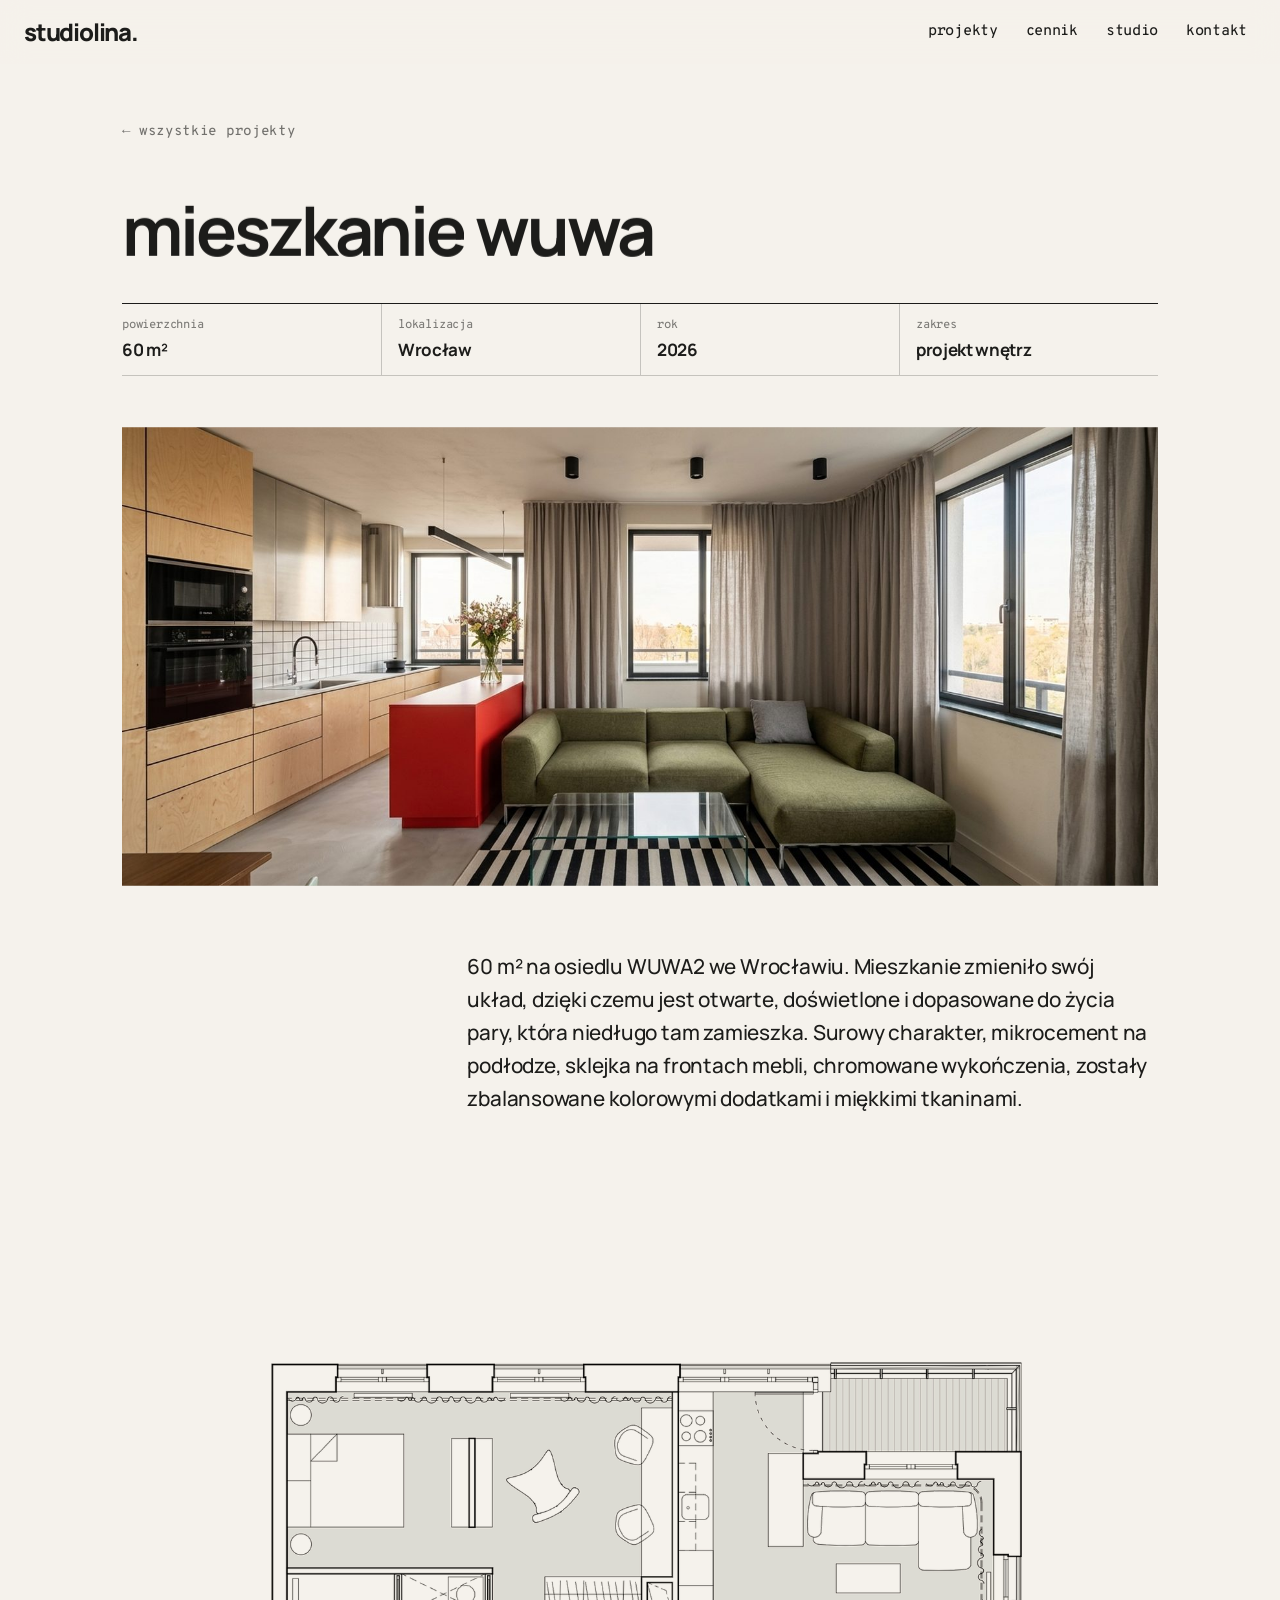
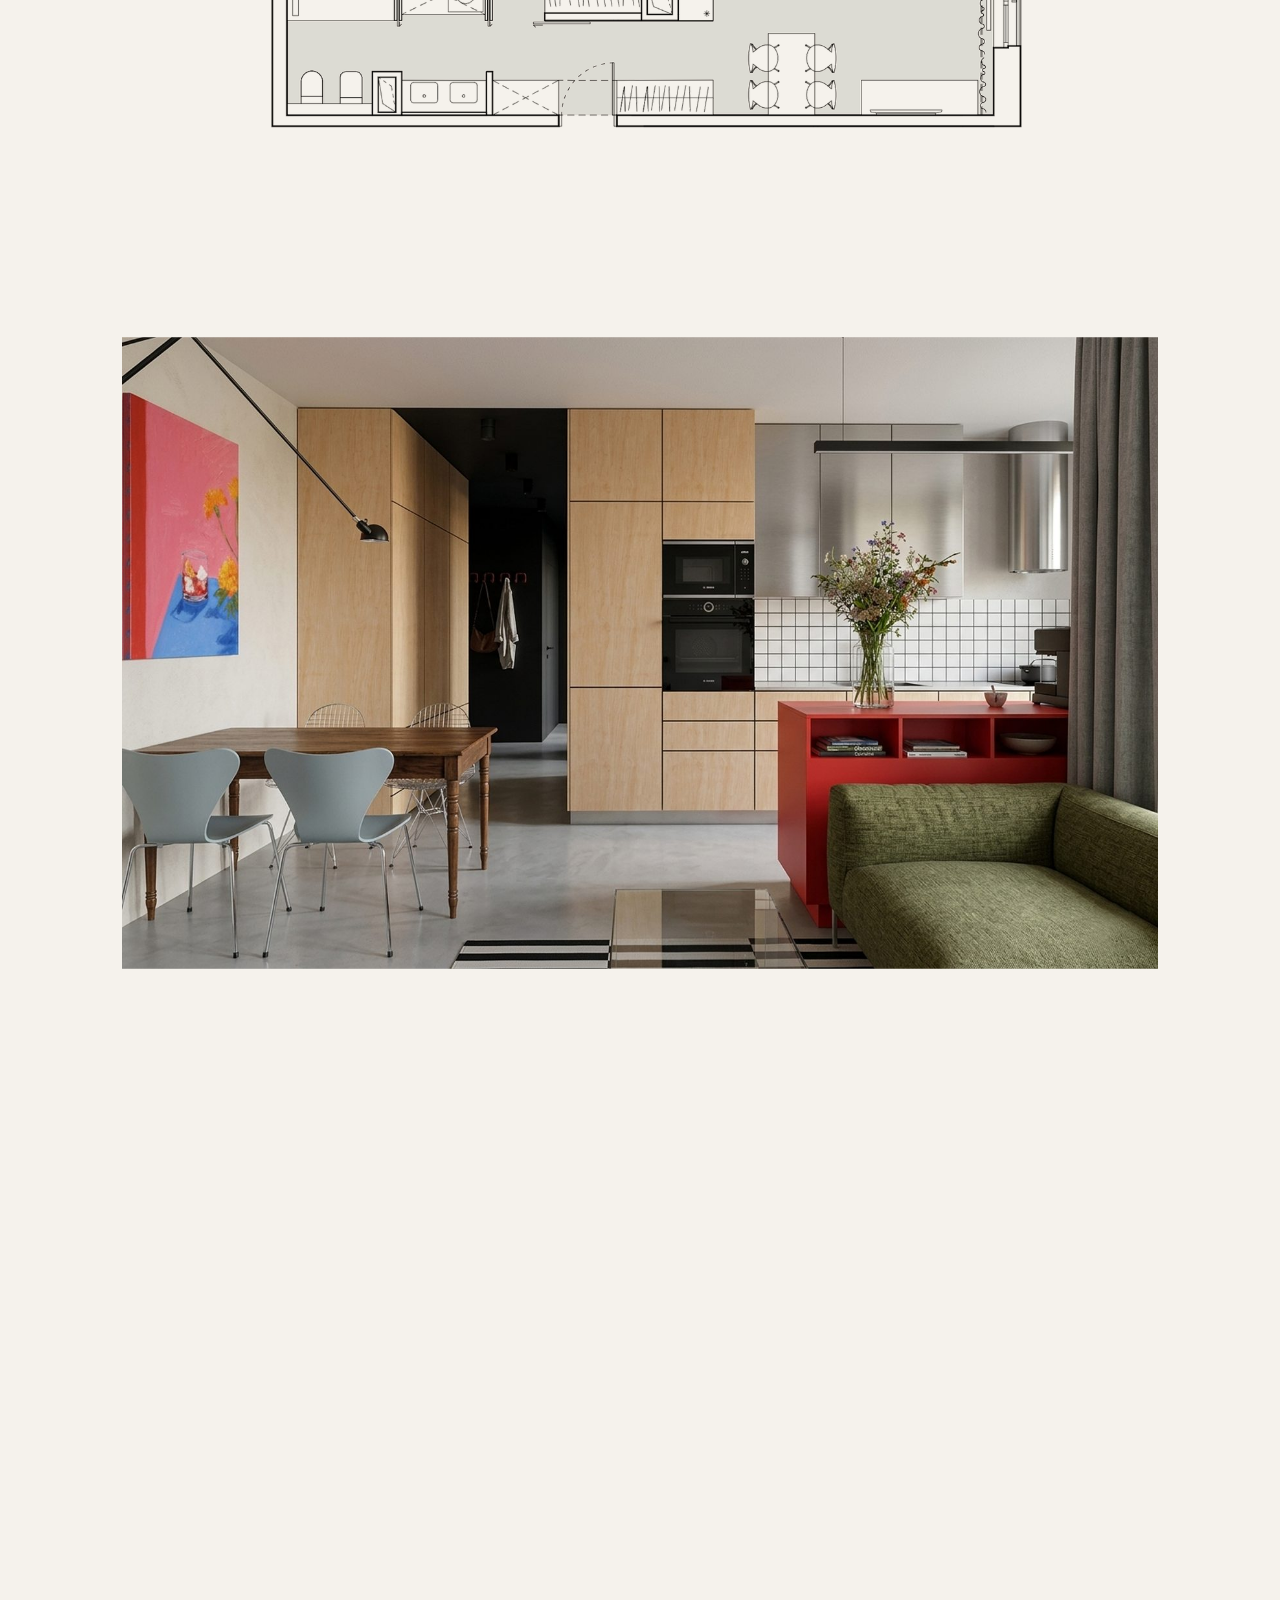
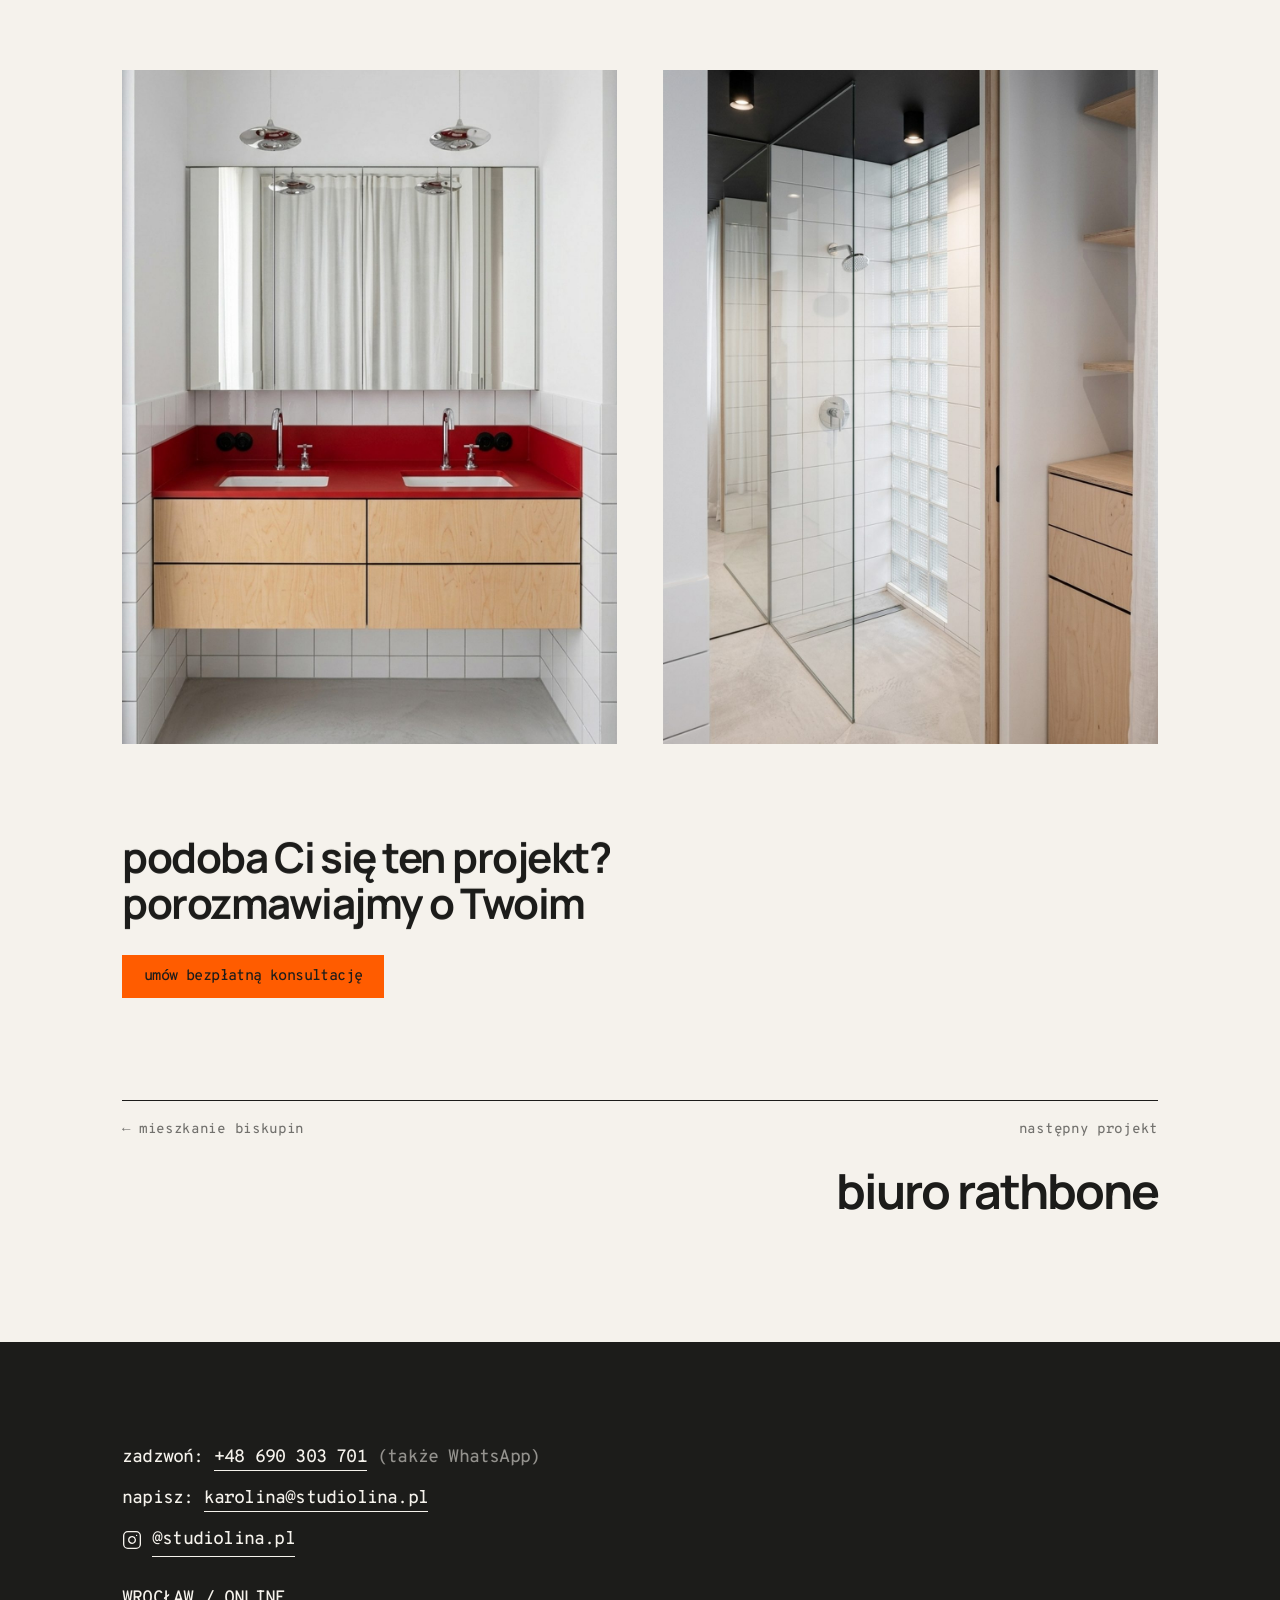
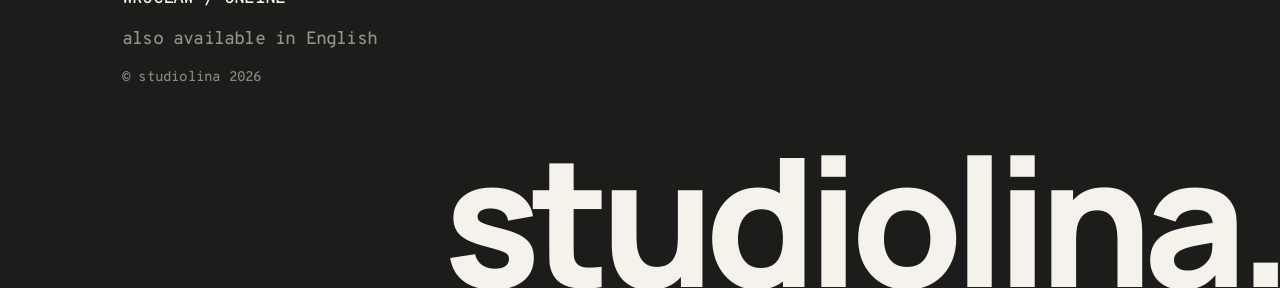
<file: projekt-wuwa.html>
<!DOCTYPE html>
<html lang="pl">
<head>
  <!-- Google tag (gtag.js) -->
  <script async src="https://www.googletagmanager.com/gtag/js?id=G-KGEE62H60R"></script>
  <script>
    window.dataLayer = window.dataLayer || [];
    function gtag(){dataLayer.push(arguments);}
    gtag('js', new Date());
    gtag('config', 'G-KGEE62H60R');
  </script>

  <meta charset="UTF-8">
  <meta name="viewport" content="width=device-width, initial-scale=1.0">
  <meta name="description" content="Mieszkanie WUWA2, projekt wnętrza, studiolina Wrocław">
  <meta name="theme-color" content="#f5f2ec">
  <title>Mieszkanie WUWA2 | studiolina</title>
  <script>
    document.documentElement.classList.add('js');
    setTimeout(function () { if (!window.__slReady) document.documentElement.classList.remove('js'); }, 3000);
  </script>
  <link rel="preload" href="assets/fonts/manrope-700.woff2" as="font" type="font/woff2" crossorigin>
  <link rel="preload" href="assets/fonts/manrope-500.woff2" as="font" type="font/woff2" crossorigin>
  <link rel="stylesheet" href="style.css">
  <script src="js/lenis.min.js" defer></script>
  <script src="js/main.js" defer></script>
  <script type="speculationrules">
    { "prefetch": [{ "where": { "selector_matches": ".next a, a.next__link, a.next__prev, a.projekt__back" }, "eagerness": "moderate" }] }
  </script>
</head>
<body class="page-project">

  <a class="skip" href="#tresc">przejdź do treści</a>

  <header class="nav" data-nav>
    <a href="index.html" class="nav__logo" aria-label="studiolina, strona główna">studiolina.</a>
    <nav class="nav__links" id="menu" aria-label="Główna nawigacja">
      <a href="index.html#projekty"><span>projekty</span></a>
      <a href="index.html#cennik"><span>cennik</span></a>
      <a href="index.html#studio"><span>studio</span></a>
      <a href="index.html#kontakt"><span>kontakt</span></a>
      <div class="nav__menu-foot">
        <a href="mailto:karolina@studiolina.pl">karolina@studiolina.pl</a>
        <a href="tel:+48690303701">+48 690 303 701</a>
      </div>
    </nav>
    <button class="nav__burger" aria-label="Menu" aria-expanded="false" aria-controls="menu">
      <span></span><span></span>
    </button>
  </header>

  <main id="tresc" class="projekt">
    <div class="container">

      <a href="index.html#projekty" class="projekt__back"><span>←</span> wszystkie projekty</a>

      <h1 class="projekt__title" data-split>mieszkanie wuwa</h1>

      <dl class="titleblock" style="--cols:4">
        <div class="titleblock__cell"><dt>powierzchnia</dt><dd>60 m²</dd></div>
        <div class="titleblock__cell"><dt>lokalizacja</dt><dd>Wrocław</dd></div>
        <div class="titleblock__cell"><dt>rok</dt><dd>2026</dd></div>
        <div class="titleblock__cell"><dt>zakres</dt><dd>projekt wnętrz</dd></div>
      </dl>

      <figure class="media projekt__lead" data-reveal="media" data-lead-media><img src="assets/wuwa/wuwa-1.jpg" alt="Mieszkanie WUWA2, salon" width="1600" height="708" decoding="async"></figure>

      <p class="projekt__desc" data-reveal="fade">60 m² na osiedlu WUWA2 we Wrocławiu. Mieszkanie zmieniło swój układ, dzięki czemu jest otwarte, doświetlone i dopasowane do życia pary, która niedługo tam zamieszka. Surowy charakter, mikrocement na podłodze, sklejka na frontach mebli, chromowane wykończenia, zostały zbalansowane kolorowymi dodatkami i miękkimi tkaninami.</p>

      <div class="projekt__gallery">
        <figure class="media media--clear" data-reveal="media"><img src="assets/wuwa/wuwa-2.png" alt="Mieszkanie WUWA2, rzut" width="1600" height="1080" loading="lazy" decoding="async"></figure>
        <figure class="media" data-reveal="media"><img src="assets/wuwa/wuwa-3.jpg" alt="Mieszkanie WUWA2" width="1600" height="975" loading="lazy" decoding="async"></figure>
        <div class="projekt__pair">
          <figure class="media" data-reveal="media"><img src="assets/wuwa/wuwa-4.jpg" alt="Mieszkanie WUWA2" width="1200" height="1473" loading="lazy" decoding="async"></figure>
          <figure class="media" data-reveal="media" style="--d:0.14s"><img src="assets/wuwa/wuwa-5.jpg" alt="Mieszkanie WUWA2" width="1200" height="1476" loading="lazy" decoding="async"></figure>
        </div>
        <div class="projekt__pair">
          <figure class="media" data-reveal="media"><img src="assets/wuwa/wuwa-6.jpg" alt="Mieszkanie WUWA2" width="1174" height="1600" loading="lazy" decoding="async"></figure>
          <figure class="media" data-reveal="media" style="--d:0.14s"><img src="assets/wuwa/wuwa-7.jpg" alt="Mieszkanie WUWA2" width="1178" height="1600" loading="lazy" decoding="async"></figure>
        </div>
      </div>

      <div class="projekt__cta">
        <p class="projekt__cta-text" data-split>podoba Ci się ten projekt? porozmawiajmy o Twoim</p>
        <a href="https://calendly.com/karolina-studiolina/20min" target="_blank" rel="noopener" class="btn btn--primary" data-reveal="fade"><span>umów bezpłatną konsultację</span></a>
      </div>

      <nav class="next" aria-label="Inne projekty">
        <a class="next__prev" href="projekt-biskupin.html">← mieszkanie biskupin</a>
        <a class="next__link" href="projekt-rathbone.html">
          <span class="next__label">następny projekt</span>
          <span class="next__thumb" aria-hidden="true"><img src="assets/04_biuro_londyn_mobile.jpg" alt="" loading="lazy"></span>
          <span class="next__name">biuro rathbone</span>
        </a>
      </nav>

    </div>
  </main>

  <footer id="kontakt" class="footer" data-footer>
    <div class="container footer__grid">
      <div class="footer__info">
        <p>zadzwoń: <a class="link" href="tel:+48690303701">+48 690 303 701</a> <span class="footer__note">(także WhatsApp)</span></p>
        <p>napisz: <a class="link" href="mailto:karolina@studiolina.pl">karolina@studiolina.pl</a></p>
        <p><a class="footer__ig" href="https://instagram.com/studiolina.pl" target="_blank" rel="noopener" aria-label="Instagram: @studiolina.pl"><!-- ikona: Lucide (ISC) --><svg class="footer__ig-icon" width="20" height="20" viewBox="0 0 24 24" fill="none" stroke="currentColor" stroke-width="1.6" stroke-linecap="round" stroke-linejoin="round" aria-hidden="true"><rect width="20" height="20" x="2" y="2" rx="5" ry="5"/><path d="M16 11.37A4 4 0 1 1 12.63 8 4 4 0 0 1 16 11.37z"/><line x1="17.5" x2="17.51" y1="6.5" y2="6.5"/></svg><span class="link">@studiolina.pl</span></a></p>
      </div>
      <div class="footer__side">
        <p class="footer__location">WROCŁAW / ONLINE</p>
        <p class="footer__lang">also available in English</p>
        <p class="footer__copy">© studiolina 2026</p>
      </div>
    </div>
    <p class="footer__logo" aria-hidden="true" data-letters>studiolina.</p>
  </footer>

</body>
</html>
</file>
<file: style.css>
/* =========================================================
   studiolina v2
   System: off white / pigeon blue / off black / deep teal / neon orange
   Typografia: Manrope + Overpass Mono
   Język ruchu: odsłanianie (roleta), rysowanie linii, słowa spod maski
   ========================================================= */

/* ===== FONTY (self-hosted) ===== */
@font-face { font-family: 'Manrope'; font-style: normal; font-weight: 500; font-display: swap;
  src: url('assets/fonts/manrope-500-ext.woff2') format('woff2');
  unicode-range: U+0100-02AF,U+0304,U+0308,U+0329,U+1E00-1E9F,U+1EF2-1EFF,U+2020,U+20A0-20AB,U+20AD-20C0,U+2113,U+2C60-2C7F,U+A720-A7FF; }
@font-face { font-family: 'Manrope'; font-style: normal; font-weight: 500; font-display: swap;
  src: url('assets/fonts/manrope-500.woff2') format('woff2');
  unicode-range: U+0000-00FF,U+0131,U+0152-0153,U+02BB-02BC,U+02C6,U+02DA,U+02DC,U+0304,U+0308,U+0329,U+2000-206F,U+2074,U+20AC,U+2122,U+2191,U+2193,U+2212,U+2215,U+FEFF,U+FFFD; }
@font-face { font-family: 'Manrope'; font-style: normal; font-weight: 700; font-display: swap;
  src: url('assets/fonts/manrope-700-ext.woff2') format('woff2');
  unicode-range: U+0100-02AF,U+0304,U+0308,U+0329,U+1E00-1E9F,U+1EF2-1EFF,U+2020,U+20A0-20AB,U+20AD-20C0,U+2113,U+2C60-2C7F,U+A720-A7FF; }
@font-face { font-family: 'Manrope'; font-style: normal; font-weight: 700; font-display: swap;
  src: url('assets/fonts/manrope-700.woff2') format('woff2');
  unicode-range: U+0000-00FF,U+0131,U+0152-0153,U+02BB-02BC,U+02C6,U+02DA,U+02DC,U+0304,U+0308,U+0329,U+2000-206F,U+2074,U+20AC,U+2122,U+2191,U+2193,U+2212,U+2215,U+FEFF,U+FFFD; }
@font-face { font-family: 'Manrope'; font-style: normal; font-weight: 800; font-display: swap;
  src: url('assets/fonts/manrope-800-ext.woff2') format('woff2');
  unicode-range: U+0100-02AF,U+0304,U+0308,U+0329,U+1E00-1E9F,U+1EF2-1EFF,U+2020,U+20A0-20AB,U+20AD-20C0,U+2113,U+2C60-2C7F,U+A720-A7FF; }
@font-face { font-family: 'Manrope'; font-style: normal; font-weight: 800; font-display: swap;
  src: url('assets/fonts/manrope-800.woff2') format('woff2');
  unicode-range: U+0000-00FF,U+0131,U+0152-0153,U+02BB-02BC,U+02C6,U+02DA,U+02DC,U+0304,U+0308,U+0329,U+2000-206F,U+2074,U+20AC,U+2122,U+2191,U+2193,U+2212,U+2215,U+FEFF,U+FFFD; }
@font-face { font-family: 'Overpass Mono'; font-style: normal; font-weight: 500; font-display: swap;
  src: url('assets/fonts/overpassmono-500-ext.woff2') format('woff2');
  unicode-range: U+0100-02AF,U+0304,U+0308,U+0329,U+1E00-1E9F,U+1EF2-1EFF,U+2020,U+20A0-20AB,U+20AD-20C0,U+2113,U+2C60-2C7F,U+A720-A7FF; }
@font-face { font-family: 'Overpass Mono'; font-style: normal; font-weight: 500; font-display: swap;
  src: url('assets/fonts/overpassmono-500.woff2') format('woff2');
  unicode-range: U+0000-00FF,U+0131,U+0152-0153,U+02BB-02BC,U+02C6,U+02DA,U+02DC,U+0304,U+0308,U+0329,U+2000-206F,U+2074,U+20AC,U+2122,U+2191,U+2193,U+2212,U+2215,U+FEFF,U+FFFD; }

/* ===== TOKENY ===== */
:root {
  /* kolory */
  --paper: #f5f2ec;        /* off white */
  --pigeon: #cad8de;       /* pigeon blue */
  --ink: #1c1c1a;          /* off black */
  --teal: #2c4a52;         /* deep teal */
  --orange: #ff5c00;       /* neon orange, tylko akcent */
  --rule: rgba(28, 28, 26, 0.22);
  --rule-teal: rgba(44, 74, 82, 0.35);
  --rule-paper: rgba(245, 242, 236, 0.22);

  /* typografia */
  --font-main: 'Manrope', system-ui, sans-serif;
  --font-mono: 'Overpass Mono', ui-monospace, monospace;
  --fs-mono-s: 12px;
  --fs-mono: 14px;
  --fs-body: 17px;
  --fs-lead: clamp(18px, 0.6vw + 13px, 21px);
  --fs-h3: clamp(19px, 0.5vw + 15px, 23px);
  --fs-h2: clamp(30px, 2.2vw + 14px, 48px);
  --fs-h1: clamp(30px, 2.4vw + 16px, 54px);

  /* układ */
  --max-width: 1196px;
  --side-padding: 122px;
  --nav-h: 64px;
  --gap: 28px;

  /* ruch */
  --ease-out: cubic-bezier(0.16, 1, 0.3, 1);      /* wyhamowanie, odsłony */
  --ease-io: cubic-bezier(0.76, 0, 0.24, 1);      /* roleta, rysowanie */
  --ease-soft: cubic-bezier(0.22, 1, 0.36, 1);
}

/* ===== RESET & BASE ===== */
*, *::before, *::after { margin: 0; padding: 0; box-sizing: border-box; }

html { -webkit-text-size-adjust: 100%; }
@media (prefers-reduced-motion: no-preference) {
  html:not(.lenis) { scroll-behavior: smooth; }
}

/* lenis (płynny scroll) */
html.lenis, html.lenis body { height: auto; }
.lenis:not(.lenis-autoToggle).lenis-stopped { overflow: clip; }
.lenis.lenis-smooth iframe { pointer-events: none; }

body {
  font-family: var(--font-main);
  font-weight: 500;
  font-size: var(--fs-body);
  line-height: 1.6;
  background-color: var(--paper);
  color: var(--ink);
  -webkit-font-smoothing: antialiased;
  -moz-osx-font-smoothing: grayscale;
  text-rendering: optimizeLegibility;
}

a { color: inherit; text-decoration: none; }
img { display: block; max-width: 100%; }
button { font: inherit; color: inherit; }

::selection { background: var(--orange); color: var(--ink); }

:focus-visible {
  outline: 2px solid var(--orange);
  outline-offset: 3px;
}

.skip {
  position: fixed;
  left: 16px;
  top: 12px;
  z-index: 500;
  font-family: var(--font-mono);
  font-size: var(--fs-mono);
  background: var(--ink);
  color: var(--paper);
  padding: 8px 12px;
  transform: translateY(-160%);
  transition: transform 0.4s var(--ease-out);
}
.skip:focus { transform: none; }

.container {
  max-width: calc(var(--max-width) + var(--side-padding) * 2);
  margin: 0 auto;
  padding: 0 var(--side-padding);
}

.br-m { display: none; }

/* w kroju mono łącznik wygląda jak półpauza: zakresy dostają krótki łącznik z Manrope */
.hy { font-family: var(--font-main); font-weight: 500; margin: 0 0.05em; }

.sr {
  position: absolute;
  width: 1px;
  height: 1px;
  overflow: hidden;
  clip: rect(0 0 0 0);
  clip-path: inset(50%);
  white-space: nowrap;
}

/* element odsłonięty natychmiast (np. cel przejścia między stronami) */
.is-instant, .is-instant img { transition: none !important; }

/* ===== LINK z rysowanym podkreśleniem ===== */
.link {
  background-image: linear-gradient(currentColor, currentColor);
  background-size: 100% 1px;
  background-position: 0 100%;
  background-repeat: no-repeat;
  padding-bottom: 2px;
  transition: background-size 0.6s var(--ease-io), color 0.3s ease;
}
.link:hover {
  background-size: 0% 1px;
  background-position: 100% 100%;
  animation: link-redraw 0.9s var(--ease-io) forwards;
}
@keyframes link-redraw {
  0%   { background-size: 100% 1px; background-position: 100% 100%; }
  45%  { background-size: 0% 1px;   background-position: 100% 100%; }
  46%  { background-size: 0% 1px;   background-position: 0 100%; }
  100% { background-size: 100% 1px; background-position: 0 100%; }
}

/* ===== NAV ===== */
.nav {
  position: sticky;
  top: 0;
  z-index: 100;
  height: var(--nav-h);
  display: flex;
  align-items: center;
  justify-content: space-between;
  padding: 0 24px;
  background-color: rgba(245, 242, 236, 0.86);
  -webkit-backdrop-filter: saturate(1.4) blur(14px);
  backdrop-filter: saturate(1.4) blur(14px);
  transition: transform 0.7s var(--ease-out), box-shadow 0.5s ease;
  view-transition-name: nav;
}
.nav.is-scrolled { box-shadow: 0 1px 0 var(--rule); }
.nav.is-hidden { transform: translateY(-101%); }

.nav__logo {
  position: relative;
  z-index: 210;
  font-weight: 800;
  font-size: 24px;
  letter-spacing: -1.2px;
  line-height: 1;
}

.nav__links {
  display: flex;
  align-items: center;
  gap: 10px;
  font-family: var(--font-mono);
  font-size: 15px;
  letter-spacing: -0.3px;
}

.nav__links > a {
  position: relative;
  isolation: isolate;
  padding: 5px 9px;
}
/* pomarańczowy blok wjeżdża od lewej i wyjeżdża w prawo */
.nav__links > a::before {
  content: '';
  position: absolute;
  inset: 0;
  z-index: -1;
  background: var(--orange);
  transform: scaleX(0);
  transform-origin: right center;
  transition: transform 0.55s var(--ease-io);
}
.nav__links > a:hover::before,
.nav__links > a.is-current::before { transform: scaleX(1); transform-origin: left center; }

.nav__menu-foot { display: none; }

.nav__burger {
  display: none;
  position: relative;
  z-index: 210;
  width: 40px;
  height: 40px;
  margin-right: -8px;
  background: none;
  border: 0;
  cursor: pointer;
}
.nav__burger span {
  position: absolute;
  left: 9px;
  right: 9px;
  height: 1.5px;
  background: var(--ink);
  transition: transform 0.6s var(--ease-io), top 0.6s var(--ease-io);
}
.nav__burger span:nth-child(1) { top: 15px; }
.nav__burger span:nth-child(2) { top: 23px; }
.nav__burger[aria-expanded="true"] span:nth-child(1) { top: 19px; transform: rotate(45deg); }
.nav__burger[aria-expanded="true"] span:nth-child(2) { top: 19px; transform: rotate(-45deg); }

/* ===== PRZYCISKI ===== */
.btn {
  position: relative;
  isolation: isolate;
  overflow: hidden;
  display: inline-flex;
  align-items: center;
  justify-content: center;
  font-family: var(--font-mono);
  font-weight: 500;
  font-size: 15px;
  letter-spacing: -0.6px;
  line-height: 1.2;
  padding: 13px 22px 12px;
  white-space: nowrap;
  cursor: pointer;
  transition: color 0.5s var(--ease-io), border-color 0.5s ease;
}
/* wypełnienie przesuwa się jak zasłona */
.btn::before {
  content: '';
  position: absolute;
  inset: -1px;
  z-index: -1;
  transform: scaleX(0);
  transform-origin: right center;
  transition: transform 0.6s var(--ease-io);
}
.btn:hover::before { transform: scaleX(1); transform-origin: left center; }

.btn--primary { background: var(--orange); color: var(--ink); }
.btn--primary::before { background: var(--ink); }
.btn--primary:hover { color: var(--paper); }

.btn--ghost { color: var(--paper); box-shadow: inset 0 0 0 1px var(--paper); }
.btn--ghost::before { background: var(--paper); }
.btn--ghost:hover { color: var(--ink); }

.btn--outline { color: var(--ink); box-shadow: inset 0 0 0 1px var(--ink); }
.btn--outline::before { background: var(--ink); }
.btn--outline:hover { color: var(--paper); }

.cta-row {
  display: flex;
  flex-wrap: wrap;
  gap: 14px;
  align-items: center;
}

/* ===== RUCH: stany odsłon (tylko z JS) ===== */

/* słowa spod maski */
.w {
  display: inline-block;
  overflow: hidden;
  vertical-align: top;
  /* zapas na polskie ogonki i descendery */
  padding-bottom: 0.14em;
  margin-bottom: -0.14em;
}
.w > span {
  display: inline-block;
  will-change: transform;
}
.js [data-split]:not(.is-split) { visibility: hidden; }
.js [data-split] .w > span {
  transform: translateY(108%);
  transition: transform 1.15s var(--ease-out);
  transition-delay: calc(var(--d, 0s) + var(--wd, 0s));
}
.js [data-split].is-in .w > span { transform: none; }

/* łagodne pojawienie się (treść, bez przesuwania) */
.js [data-reveal="fade"] {
  opacity: 0;
  transform: translateY(10px);
  transition: opacity 1.2s var(--ease-soft), transform 1.4s var(--ease-out);
  transition-delay: var(--d, 0s);
}
.js [data-reveal="fade"].is-in { opacity: 1; transform: none; }

/* zdjęcie odsłania się jak roleta od dołu i "osiada" */
.media { position: relative; overflow: hidden; }
.media img {
  width: 100%;
  height: 100%;
  object-fit: cover;
}
.js [data-reveal="media"] {
  clip-path: inset(100% 0 0 0);
  transition: clip-path 1.5s var(--ease-io);
  transition-delay: var(--d, 0s);
}
.js [data-reveal="media"] img {
  scale: 1.22;
  transition: scale 2.2s var(--ease-out), transform 1.4s var(--ease-out);
  transition-delay: var(--d, 0s), 0s;
}
.js [data-reveal="media"].is-in { clip-path: inset(0 0 0 0); }
.js [data-reveal="media"].is-in img { scale: 1; }
/* zdjęcia z paralaksą mają zapas na ruch */
.js [data-reveal="media"].is-in img[data-parallax] { scale: 1.1; }
img[data-parallax] { translate: 0 var(--py, 0px); }

/* ===== SEKCJE ===== */
.section { padding: clamp(80px, 9vw, 140px) 0; }
.section--pigeon { background-color: var(--pigeon); color: var(--teal); }

.section__title {
  font-weight: 700;
  font-size: var(--fs-h2);
  letter-spacing: -0.035em;
  line-height: 1.1;
  color: var(--teal);
  margin-bottom: clamp(40px, 4vw, 64px);
}
.section__title--ink { color: var(--ink); }

/* ===== HERO ===== */
.hero {
  position: relative;
  height: calc(100vh - var(--nav-h));
  height: calc(100svh - var(--nav-h));
  min-height: 600px;
  max-height: 980px;
  color: var(--paper);
}

.hero__frame {
  position: absolute;
  inset: 0;
  overflow: hidden;
  background: var(--ink);
}

.hero__slides {
  position: absolute;
  inset: 0;
  translate: 0 var(--hy, 0px);
}

.hero__slide {
  position: absolute;
  inset: 0;
  opacity: 0;
  transition: opacity 1.6s var(--ease-soft);
}
.hero__slide.is-active { opacity: 1; z-index: 1; }
.hero__slide picture { display: block; width: 100%; height: 100%; }

.hero__img {
  width: 100%;
  height: 100%;
  object-fit: cover;
  transform: scale(1.06);
  transition: transform 7s var(--ease-out);
}
.hero__slide.is-active .hero__img { transform: scale(1); }
.hero__slide--bottom .hero__img { object-position: center bottom; }

.hero__shade {
  position: absolute;
  inset: 0;
  z-index: 2;
  pointer-events: none;
  background:
    linear-gradient(to top, rgba(28, 28, 26, 0.45) 0%, rgba(28, 28, 26, 0) 22%),
    linear-gradient(
      100deg,
      rgba(28, 28, 26, 0.8) 0%,
      rgba(28, 28, 26, 0.55) 32%,
      rgba(28, 28, 26, 0.12) 60%,
      rgba(28, 28, 26, 0) 72%
    );
}

.hero__content {
  position: absolute;
  z-index: 3;
  left: max(var(--side-padding), calc(50vw - (var(--max-width) + var(--side-padding) * 2) / 2 + var(--side-padding)));
  bottom: clamp(72px, 17vh, 190px);
  max-width: 860px;
  padding-right: 24px;
}

.hero__title {
  font-weight: 700;
  font-size: var(--fs-h1);
  line-height: 1.12;
  letter-spacing: -0.03em;
  margin-bottom: 22px;
}

.hero__sub {
  font-size: clamp(16px, 0.5vw + 13px, 19px);
  line-height: 1.5;
  margin-bottom: 32px;
  max-width: 34em;
}

.hero__buttons { display: flex; gap: 14px; flex-wrap: wrap; }

/* przełącznik zdjęć: nazwy realizacji */
.hero__switch {
  position: absolute;
  z-index: 3;
  right: max(var(--side-padding), calc(50vw - (var(--max-width) + var(--side-padding) * 2) / 2 + var(--side-padding)));
  bottom: 36px;
  display: flex;
  gap: 22px;
  font-family: var(--font-mono);
  font-size: 13px;
  letter-spacing: -0.3px;
}
.hero__switch button {
  position: relative;
  background: none;
  border: 0;
  padding: 6px 0 10px;
  cursor: pointer;
  color: var(--paper);
  opacity: 0.6;
  transition: opacity 0.4s ease;
}
.hero__switch button::before,
.hero__switch button::after {
  content: '';
  position: absolute;
  left: 0;
  right: 0;
  bottom: 0;
  height: 1px;
  background: currentColor;
}
.hero__switch button::before { opacity: 0.35; }
.hero__switch button::after {
  transform: scaleX(0);
  transform-origin: right center;
  transition: transform 0.9s var(--ease-io);
}
.hero__switch button:hover,
.hero__switch button[aria-pressed="true"] { opacity: 1; }
.hero__switch button[aria-pressed="true"]::after { transform: scaleX(1); transform-origin: left center; }

/* --- sekwencja wejścia --- */
.js .hero__title:not(.is-split) { visibility: hidden; }
.js .hero__sub,
.js .hero__buttons,
.js .hero__switch { opacity: 0; transform: translateY(12px); }
.js .hero.is-ready .hero__sub,
.js .hero.is-ready .hero__buttons,
.js .hero.is-ready .hero__switch {
  opacity: 1;
  transform: none;
  transition: opacity 1.2s var(--ease-soft), transform 1.4s var(--ease-out);
}
.js .hero.is-ready .hero__sub { transition-delay: 0.45s; }
.js .hero.is-ready .hero__buttons { transition-delay: 0.6s; }
.js .hero.is-ready .hero__switch { transition-delay: 0.9s; }

/* pierwsze wejście w sesji: kadr otwiera się z ramki jak okno */
.intro .hero__frame { animation: frame-open 1.7s var(--ease-io) 0.15s both; }
.intro .hero__slide.is-active .hero__img { animation: img-settle 2.6s var(--ease-out) 0.15s both; }
@keyframes frame-open {
  from { clip-path: inset(16% 14% 16% 14%); }
  to   { clip-path: inset(0 0 0 0); }
}
@keyframes img-settle {
  from { transform: scale(1.28); }
  to   { transform: scale(1); }
}

/* ===== PROCES ===== */
.proces {
  display: grid;
  grid-template-columns: minmax(0, 7fr) minmax(0, 4fr);
  grid-template-areas:
    "title ."
    "chain ."
    "steps photo"
    "cta   .";
  gap: 0 clamp(40px, 7vw, 110px);
  align-items: start;
}
.proces__main { display: contents; }
.proces .section__title { grid-area: title; }
.proces .chain { grid-area: chain; }
.proces .steps { grid-area: steps; margin-bottom: 0; }
.proces__main > .btn { grid-area: cta; justify-self: start; margin-top: 48px; }

/* zdjęcie zaczyna się na pierwszej linii listy i kończy na ostatniej */
.proces__photo {
  grid-area: photo;
  align-self: stretch;
  min-height: 320px;
}
.proces__photo img {
  position: absolute;
  inset: 0;
  object-position: center 68%;
}

/* łańcuch wymiarowy */
.chain {
  --line: var(--teal);
  position: relative;
  margin: 8px 0 56px;
  font-family: var(--font-mono);
  font-size: var(--fs-mono-s);
  letter-spacing: -0.2px;
  color: var(--teal);
}
.chain__total,
.chain__seg { position: relative; height: 1px; }
.chain__total { margin: 22px 0 46px; }
.chain__row { display: flex; }
.chain__seg { flex: var(--w) 1 0; }

.chain__line {
  position: absolute;
  left: 0;
  right: 0;
  top: 0;
  height: 1px;
  background: var(--line);
  transform-origin: left center;
  transition: background-color 0.4s ease;
}
.chain__total .chain__line { opacity: 0.55; }

/* kreska wymiarowa pod 45° + krótka linia pomocnicza */
.chain__tick {
  position: absolute;
  top: 0;
  width: 0;
  height: 0;
}
.chain__tick::before,
.chain__tick::after {
  content: '';
  position: absolute;
  left: 0;
  background: var(--line);
  transition: background-color 0.4s ease;
}
.chain__tick::before { /* linia pomocnicza */
  width: 1px;
  height: 18px;
  top: -9px;
  margin-left: -0.5px;
  opacity: 0.5;
}
.chain__tick::after { /* ukośna kreska */
  width: 1.5px;
  height: 11px;
  top: -5.5px;
  margin-left: -0.75px;
  transform: rotate(45deg);
}
.chain__tick--start { left: 0; }
.chain__tick--end { left: 100%; }
.chain__total .chain__tick::before { height: 56px; top: -9px; }

.chain__label {
  position: absolute;
  left: 50%;
  bottom: 7px;
  translate: -50% 0;
  white-space: nowrap;
  transition: color 0.4s ease;
}
.chain__total .chain__label { opacity: 0.8; }

.chain__num {
  position: absolute;
  left: 50%;
  top: 12px;
  width: 24px;
  height: 24px;
  margin-left: -12px;
  display: grid;
  place-items: center;
  border: 1px solid var(--line);
  border-radius: 50%;
  font-size: 12px;
  line-height: 1;
  padding-top: 2px;
  transition: background-color 0.4s ease, color 0.4s ease, border-color 0.4s ease;
}

.chain__seg.is-hot { --line: var(--orange); }
.chain__seg.is-hot .chain__label { color: var(--ink); }
.chain__seg.is-hot .chain__num { background: var(--orange); color: var(--ink); }

/* rysowanie łańcucha */
.js .chain .chain__line { transform: scaleX(0); }
.js .chain .chain__tick,
.js .chain .chain__label,
.js .chain .chain__num { opacity: 0; }
.js .chain .chain__num { scale: 0.6; }

.js .chain.is-in .chain__line {
  transform: scaleX(1);
  transition: transform 1s var(--ease-io), background-color 0.4s ease;
}
.js .chain.is-in .chain__total .chain__line { transition-delay: 0s; }
.js .chain.is-in .chain__seg .chain__line { transition-delay: calc(0.35s + var(--i) * 0.28s); }
.js .chain.is-in .chain__tick,
.js .chain.is-in .chain__label,
.js .chain.is-in .chain__num {
  opacity: 1;
  scale: 1;
  transition: opacity 0.8s var(--ease-soft), scale 0.8s var(--ease-out), color 0.4s ease, background-color 0.4s ease;
}
.js .chain.is-in .chain__total .chain__tick--start { transition-delay: 0s; }
.js .chain.is-in .chain__total .chain__tick--end,
.js .chain.is-in .chain__total .chain__label { transition-delay: 0.7s; }
.js .chain.is-in .chain__seg .chain__tick--start { transition-delay: calc(0.35s + var(--i) * 0.28s); }
.js .chain.is-in .chain__seg .chain__tick--end { transition-delay: calc(0.9s + var(--i) * 0.28s); }
.js .chain.is-in .chain__seg .chain__label,
.js .chain.is-in .chain__seg .chain__num { transition-delay: calc(0.7s + var(--i) * 0.28s); }
.js .chain.is-in .chain__total .chain__label { transition-delay: 0.6s; }

/* kroki */
.steps {
  list-style: none;
  margin-bottom: 48px;
}
.step {
  display: grid;
  grid-template-columns: 40px 1fr;
  gap: 0 16px;
  padding: 22px 0 24px;
  border-top: 1px solid var(--rule-teal);
}
.step:last-child { border-bottom: 1px solid var(--rule-teal); }
.step__num {
  width: 24px;
  height: 24px;
  margin-top: 3px;
  display: grid;
  place-items: center;
  border: 1px solid currentColor;
  border-radius: 50%;
  font-family: var(--font-mono);
  font-size: 12px;
  line-height: 1;
  padding-top: 2px;
  transition: background-color 0.4s ease, border-color 0.4s ease, color 0.4s ease;
}
.step.is-hot .step__num { background: var(--orange); border-color: var(--orange); color: var(--ink); }
.step__name {
  font-weight: 700;
  font-size: var(--fs-h3);
  letter-spacing: -0.02em;
  line-height: 1.3;
  margin-bottom: 6px;
}
.step p { max-width: 36em; line-height: 1.55; }
.step__time {
  margin-top: 8px;
  font-family: var(--font-mono);
  font-size: var(--fs-mono);
  letter-spacing: -0.3px;
  opacity: 0.75;
}

/* ===== PROJEKTY ===== */
.works {
  display: grid;
  grid-template-columns: repeat(3, minmax(0, 1fr));
  gap: clamp(56px, 6vw, 88px) clamp(20px, 2.6vw, 40px);
}
/* środkowa kolumna przesunięta: rytm jak w elewacji */
.work:nth-child(3n + 2) { margin-top: clamp(40px, 6vw, 96px); }

.work { display: block; }

.work__media {
  aspect-ratio: 5 / 6;
  background: rgba(28, 28, 26, 0.06);
}
.work__media img {
  transform: scale(1.001);
  transition: scale 2.2s var(--ease-out), transform 1.6s var(--ease-out);
}
.work:hover .work__media img { transform: scale(1.045); }

.work__cap {
  position: relative;
  display: grid;
  grid-template-columns: 1fr auto;
  align-items: baseline;
  gap: 2px 16px;
  padding-top: 14px;
}
.work__rule {
  position: absolute;
  left: 0;
  right: 0;
  top: 0;
  height: 1px;
  background: var(--rule);
  overflow: hidden;
}
.work__rule::after {
  content: '';
  position: absolute;
  inset: 0;
  background: var(--orange);
  transform: scaleX(0);
  transform-origin: right center;
  transition: transform 0.8s var(--ease-io);
}
.work:hover .work__rule::after { transform: scaleX(1); transform-origin: left center; }

.work__name {
  font-weight: 700;
  font-size: 18px;
  letter-spacing: -0.02em;
  line-height: 1.35;
}
.work__area,
.work__meta {
  font-family: var(--font-mono);
  font-size: 13px;
  letter-spacing: -0.3px;
}
.work__meta { grid-column: 1 / -1; opacity: 0.55; }

.js .work__cap { opacity: 0; transition: opacity 1s var(--ease-soft) calc(var(--d, 0s) + 0.6s); }
.js .work.is-in .work__cap { opacity: 1; }

/* ===== OPINIE ===== */
.quotes { max-width: 980px; }

.quotes__track { display: grid; }
.quote {
  grid-area: 1 / 1;
  visibility: hidden;
  pointer-events: none;
}
.quote.is-active { visibility: visible; pointer-events: auto; }

.quote__text {
  font-weight: 500;
  font-size: clamp(21px, 1.2vw + 14px, 30px);
  line-height: 1.42;
  letter-spacing: -0.02em;
  max-width: 34em;
  text-wrap: pretty;
}
.quote__author {
  margin-top: 22px;
  font-family: var(--font-mono);
  font-size: var(--fs-mono);
  letter-spacing: -0.3px;
  opacity: 0.7;
}

/* wymiana cytatu: słowa wychodzą do góry, nowe wjeżdżają od dołu */
.quote .w > span {
  transition: transform 1s var(--ease-out), opacity 0.8s var(--ease-soft);
  transition-delay: var(--wd, 0s);
}
.quote:not(.is-active) .w > span,
.js .quotes:not(.is-in) .w > span { transform: translateY(105%); }
.quote.is-leaving { visibility: visible; }
.quote.is-leaving .w > span {
  transform: translateY(-105%);
  opacity: 0;
  transition: transform 0.6s var(--ease-io), opacity 0.4s ease;
  transition-delay: calc(var(--wd, 0s) * 0.4);
}
.quote__author { transition: opacity 0.6s ease 0.3s; }
.quote:not(.is-active) .quote__author { opacity: 0; transition-delay: 0s; }

.quotes__bar {
  display: flex;
  flex-wrap: wrap;
  gap: 20px 40px;
  align-items: center;
  justify-content: space-between;
  margin-top: 44px;
  padding-top: 18px;
  border-top: 1px solid var(--rule-teal);
  font-family: var(--font-mono);
  font-size: var(--fs-mono);
  letter-spacing: -0.3px;
}
.quotes__nav { display: flex; align-items: center; gap: 14px; }
.quotes__count { min-width: 3.6em; text-align: center; font-variant-numeric: tabular-nums; }
.quotes__arrow {
  display: grid;
  place-items: center;
  width: 44px;
  height: 44px;
  border: 1px solid var(--rule-teal);
  border-radius: 50%;
  background: none;
  color: var(--teal);
  cursor: pointer;
  transition: background-color 0.5s var(--ease-io), color 0.5s var(--ease-io), border-color 0.5s ease;
}
.quotes__arrow svg { transition: transform 0.6s var(--ease-out); }
.quotes__arrow:hover { background: var(--teal); color: var(--pigeon); border-color: var(--teal); }
.quotes__arrow[data-dir="1"]:hover svg { transform: translateX(3px); }
.quotes__arrow[data-dir="-1"]:hover svg { transform: translateX(-3px); }

/* ===== CENNIK ===== */
.plans {
  display: grid;
  grid-template-columns: repeat(3, minmax(0, 1fr));
  gap: clamp(16px, 2.4vw, 32px);
  margin-bottom: 48px;
}

.plan {
  position: relative;
  display: flex;
  flex-direction: column;
  background: var(--ink);
  color: var(--paper);
  padding: 28px 28px 32px;
}
/* pomarańczowa linia rysuje się u góry karty */
.plan::before {
  content: '';
  position: absolute;
  left: 0;
  right: 0;
  top: 0;
  height: 3px;
  background: var(--orange);
  transform: scaleX(0);
  transform-origin: right center;
  transition: transform 0.8s var(--ease-io);
}
.plan:hover::before { transform: scaleX(1); transform-origin: left center; }

.plan__tier {
  font-family: var(--font-mono);
  font-size: var(--fs-mono);
  letter-spacing: -0.3px;
  opacity: 0.6;
  margin-bottom: 18px;
}
.plan__name {
  font-weight: 500;
  font-size: var(--fs-h3);
  letter-spacing: -0.025em;
  line-height: 1.3;
  min-height: 2.6em;
}
.plan__price {
  margin: 20px 0 24px;
  font-weight: 700;
  font-size: clamp(36px, 2.2vw + 14px, 48px);
  letter-spacing: -0.04em;
  line-height: 1;
}
.plan__from,
.plan__unit {
  font-family: var(--font-mono);
  font-weight: 500;
  font-size: var(--fs-mono);
  letter-spacing: -0.3px;
  opacity: 0.75;
}
.plan__from { margin-right: 2px; vertical-align: 0.9em; }
.plan__unit { margin-left: 2px; }

.plan__list { list-style: none; }
.plan__list li {
  padding: 10px 0;
  border-top: 1px solid var(--rule-paper);
  font-size: 15px;
  line-height: 1.45;
}

.js [data-reveal="plan"] {
  clip-path: inset(100% 0 0 0);
  transition: clip-path 1.3s var(--ease-io);
  transition-delay: var(--d, 0s);
}
.js [data-reveal="plan"] > * {
  opacity: 0;
  transform: translateY(14px);
  transition: opacity 1s var(--ease-soft), transform 1.2s var(--ease-out);
  transition-delay: calc(var(--d, 0s) + 0.5s);
}
.js [data-reveal="plan"].is-in { clip-path: inset(0 0 0 0); }
.js [data-reveal="plan"].is-in > * { opacity: 1; transform: none; }
.js [data-reveal="plan"].is-in > *:nth-child(2) { transition-delay: calc(var(--d, 0s) + 0.58s); }
.js [data-reveal="plan"].is-in > *:nth-child(3) { transition-delay: calc(var(--d, 0s) + 0.66s); }
.js [data-reveal="plan"].is-in > *:nth-child(4) { transition-delay: calc(var(--d, 0s) + 0.74s); }

/* ===== O STUDIOLINIE ===== */
.about {
  display: grid;
  grid-template-columns: minmax(0, 5fr) minmax(0, 6fr);
  gap: 0 clamp(40px, 6vw, 96px);
  align-items: start;
}
.about__title { grid-column: 1 / -1; }
.about__photo { aspect-ratio: 364 / 493; }
.about__text {
  max-width: 34em;
  font-size: 18px;
  line-height: 1.65;
}
.about__text p + p { margin-top: 20px; }

/* ===== STOPKA ===== */
.footer {
  position: relative;
  overflow: hidden;
  background: var(--ink);
  color: var(--paper);
  padding: clamp(80px, 8vw, 120px) 0 0;
}
.footer__grid {
  /* wszystko w jednej kolumnie po lewej, logotyp zostaje w prawym dolnym rogu */
  display: flex;
  flex-direction: column;
  align-items: flex-start;
  gap: 24px;
  font-family: var(--font-mono);
  font-size: 18px;
  letter-spacing: -0.8px;
}
.footer__info p + p,
.footer__side p + p { margin-top: 12px; }
.footer__info a:hover { color: var(--orange); }
.footer__ig { display: inline-flex; align-items: center; gap: 10px; }
.footer__ig-icon { flex: none; margin-top: -2px; }
.footer__ig:hover .link {
  background-size: 0% 1px;
  background-position: 100% 100%;
  animation: link-redraw 0.9s var(--ease-io) forwards;
}
.footer__note,
.footer__lang { opacity: 0.55; }
.footer__side { text-align: left; }
.footer__copy { font-size: 14px; opacity: 0.5; }

.footer__logo {
  font-weight: 800;
  /* ok. 2/3 szerokości, przyklejony do prawego dolnego rogu */
  font-size: clamp(48px, 14vw, 300px);
  letter-spacing: -0.055em;
  line-height: 0.74;
  white-space: nowrap;
  text-align: right;
  margin-top: clamp(40px, 5vw, 80px);
  margin-right: -0.025em;
  overflow: hidden;
  height: 0.755em;
}
.footer__logo .l { display: inline-block; }
.js .footer__logo .l {
  transform: translateY(105%);
  transition: transform 1.3s var(--ease-out);
  transition-delay: calc(var(--i) * 45ms);
}
.js .footer.is-in .footer__logo .l { transform: none; }

/* ===== PODSTRONA PROJEKTU ===== */
.projekt { padding: clamp(32px, 4vw, 56px) 0 clamp(80px, 8vw, 120px); }

.projekt__back {
  display: inline-block;
  font-family: var(--font-mono);
  font-size: var(--fs-mono);
  letter-spacing: -0.3px;
  opacity: 0.6;
  margin-bottom: clamp(32px, 4vw, 56px);
  transition: opacity 0.3s ease;
}
.projekt__back:hover { opacity: 1; }
.projekt__back span { display: inline-block; transition: transform 0.6s var(--ease-out); }
.projekt__back:hover span { transform: translateX(-4px); }

.projekt__title {
  font-weight: 700;
  font-size: clamp(36px, 4.4vw + 12px, 84px);
  letter-spacing: -0.045em;
  line-height: 1.02;
  margin-bottom: clamp(28px, 3vw, 44px);
}

/* metryczka jak tabliczka rysunkowa */
.titleblock {
  display: grid;
  grid-template-columns: repeat(var(--cols, 4), minmax(0, 1fr));
  border-top: 1px solid var(--ink);
  border-bottom: 1px solid var(--rule);
  margin-bottom: clamp(32px, 4vw, 56px);
}
.titleblock__cell {
  padding: 12px 16px 14px 0;
  min-width: 0;
}
.titleblock__cell + .titleblock__cell { padding-left: 16px; border-left: 1px solid var(--rule); }
.titleblock dt {
  font-family: var(--font-mono);
  font-size: var(--fs-mono-s);
  letter-spacing: -0.2px;
  opacity: 0.55;
  margin-bottom: 4px;
}
.titleblock dd {
  font-weight: 700;
  font-size: 17px;
  letter-spacing: -0.02em;
  line-height: 1.3;
}
.js .titleblock { border-top-color: transparent; position: relative; }
.js .titleblock::before {
  content: '';
  position: absolute;
  left: 0;
  right: 0;
  top: -1px;
  height: 1px;
  background: var(--ink);
  transform: scaleX(0);
  transform-origin: left center;
  transition: transform 1.2s var(--ease-io) 0.2s;
}
.js .titleblock.is-in::before { transform: scaleX(1); }
.js .titleblock__cell {
  opacity: 0;
  transform: translateY(8px);
  transition: opacity 1s var(--ease-soft), transform 1.2s var(--ease-out);
  transition-delay: calc(0.45s + var(--i, 0) * 0.08s);
}
.js .titleblock.is-in .titleblock__cell { opacity: 1; transform: none; }

.projekt__lead { margin-bottom: clamp(40px, 5vw, 80px); background: rgba(28, 28, 26, 0.05); }
.projekt__lead img { height: auto; }

.projekt__desc {
  font-size: var(--fs-lead);
  line-height: 1.6;
  letter-spacing: -0.01em;
  max-width: 40em;
  margin-bottom: clamp(48px, 6vw, 88px);
}
@media (min-width: 901px) {
  /* opis przesunięty do prawej kolumny: rytm jak w albumie */
  .projekt__desc { margin-left: calc(100% / 12 * 4); }
}

.projekt__gallery {
  display: flex;
  flex-direction: column;
  gap: clamp(12px, 3.6vw, 56px);
}
.projekt__gallery > .media,
.projekt__pair > .media { background: rgba(28, 28, 26, 0.05); }
/* PNG (rzuty, kolaże) mają przezroczyste tło: bez szarego podkładu */
.projekt__gallery .media--clear,
.projekt__lead.media--clear,
.media:has(> img[src$=".png"]) { background: none; }
.projekt__gallery img { width: 100%; height: auto; }
.projekt__gallery .projekt__img--half { width: 50%; }
.projekt__pair {
  display: flex;
  gap: clamp(12px, 3.6vw, 56px);
}
.projekt__pair > * { flex: 1; min-width: 0; }
.projekt__pair img { height: 100%; object-fit: cover; }
.projekt__zoom-wrap img {
  object-fit: contain;
  transform: scale(1.3);
  transform-origin: center 68%;
}
.js .projekt__zoom-wrap[data-reveal="media"] img { scale: 1.12; }
.js .projekt__zoom-wrap[data-reveal="media"].is-in img { scale: 1; }

.projekt__cta {
  margin-top: clamp(64px, 7vw, 104px);
}
.projekt__cta-text {
  font-weight: 700;
  font-size: var(--fs-h2);
  letter-spacing: -0.035em;
  line-height: 1.1;
  max-width: 14em;
  margin-bottom: 28px;
}

/* następny projekt */
.next {
  margin-top: clamp(72px, 8vw, 120px);
  border-top: 1px solid var(--ink);
  padding-top: 18px;
  display: flex;
  justify-content: space-between;
  align-items: baseline;
  gap: 24px;
  flex-wrap: wrap;
}
.next__prev {
  font-family: var(--font-mono);
  font-size: var(--fs-mono);
  letter-spacing: -0.3px;
  opacity: 0.6;
  transition: opacity 0.3s ease;
}
.next__prev:hover { opacity: 1; }
.next__link {
  margin-left: auto;
  display: grid;
  grid-template-columns: auto auto;
  align-items: center;
  gap: 6px 22px;
  text-align: right;
}
.next__label {
  grid-column: 1 / -1;
  font-family: var(--font-mono);
  font-size: var(--fs-mono);
  letter-spacing: -0.3px;
  opacity: 0.6;
}
.next__name {
  font-weight: 700;
  font-size: clamp(28px, 3vw + 10px, 56px);
  letter-spacing: -0.04em;
  line-height: 1.05;
  background-image: linear-gradient(var(--orange), var(--orange));
  background-size: 0% 3px;
  background-position: 0 100%;
  background-repeat: no-repeat;
  transition: background-size 0.8s var(--ease-io);
  padding-bottom: 4px;
}
.next__link:hover .next__name { background-size: 100% 3px; }
.next__thumb {
  grid-row: 2;
  grid-column: 1;
  width: clamp(64px, 6vw, 96px);
  aspect-ratio: 5 / 6;
  overflow: hidden;
  clip-path: inset(0 0 0 100%);
  transition: clip-path 0.9s var(--ease-io);
}
.next__thumb img { width: 100%; height: 100%; object-fit: cover; scale: 1.2; transition: scale 1.4s var(--ease-out); }
.next__link:hover .next__thumb { clip-path: inset(0 0 0 0); }
.next__link:hover .next__thumb img { scale: 1; }

/* ===== PRZEJŚCIA MIĘDZY STRONAMI (View Transitions) ===== */
@view-transition { navigation: auto; }

::view-transition-old(root) {
  animation: vt-out 0.45s var(--ease-io) both;
}
::view-transition-new(root) {
  animation: vt-in 0.8s var(--ease-out) 0.15s both;
}
@keyframes vt-out { to { opacity: 0; } }
@keyframes vt-in { from { opacity: 0; transform: translateY(18px); } }

/* miniatura projektu przechodzi w pierwsze zdjęcie podstrony */
::view-transition-group(project-media) {
  animation-duration: 1s;
  animation-timing-function: var(--ease-io);
}
::view-transition-old(project-media),
::view-transition-new(project-media) {
  height: 100%;
  object-fit: cover;
  overflow: clip;
}
::view-transition-old(project-media) { animation: vt-fade-out 0.6s ease both; }
::view-transition-new(project-media) { animation: vt-fade-in 0.7s ease 0.15s both; }
@keyframes vt-fade-out { to { opacity: 0; } }
@keyframes vt-fade-in { from { opacity: 0; } }

/* ===== RESPONSYWNOŚĆ ===== */
@media (max-width: 1100px) {
  :root { --side-padding: 48px; }
  .plans { grid-template-columns: 1fr; max-width: 640px; }
  .plan__name { min-height: 0; }
}

@media (max-width: 900px) {
  .proces {
    grid-template-columns: 1fr;
    grid-template-areas: "title" "chain" "steps" "cta" "photo";
  }
  .proces__photo { align-self: start; aspect-ratio: 3 / 4; min-height: 0; max-width: 420px; width: 100%; margin-top: 56px; justify-self: center; }
  .works { grid-template-columns: repeat(2, minmax(0, 1fr)); }
  .work:nth-child(3n + 2) { margin-top: 0; }
  .work:nth-child(2n) { margin-top: clamp(40px, 8vw, 80px); }
  .about { grid-template-columns: 1fr; }
  .about__photo { max-width: 460px; margin-bottom: 40px; }
  .titleblock { grid-template-columns: repeat(2, minmax(0, 1fr)); }
  .titleblock__cell:nth-child(2n + 1) { padding-left: 0; border-left: 0; }
  .titleblock__cell:nth-child(n + 3) { border-top: 1px solid var(--rule); }
}

@media (max-width: 640px) {
  :root {
    --side-padding: 20px;
    --nav-h: 58px;
    --fs-body: 16px;
  }

  .nav {
    padding: 0 20px;
    background: var(--paper);
    -webkit-backdrop-filter: none;
    backdrop-filter: none;
  }
  .nav__burger { display: block; }

  .nav__links {
    position: fixed;
    inset: 0;
    z-index: 200;
    height: 100vh;
    height: 100dvh;
    flex-direction: column;
    align-items: flex-start;
    justify-content: center;
    gap: 6px;
    padding: 0 20px;
    background: var(--paper);
    font-family: var(--font-main);
    font-weight: 700;
    font-size: 44px;
    letter-spacing: -0.04em;
    line-height: 1.15;
    clip-path: inset(0 0 100% 0);
    transition: clip-path 0.8s var(--ease-io);
    visibility: hidden;
  }
  .nav__links > a { padding: 0; overflow: hidden; }
  .nav__links > a::before { display: none; }
  .nav__links > a span {
    display: inline-block;
    transform: translateY(105%);
    transition: transform 0.9s var(--ease-out);
  }
  .nav.is-open .nav__links { clip-path: inset(0 0 0 0); visibility: visible; }
  .nav.is-open .nav__links > a span { transform: none; }
  .nav.is-open .nav__links > a:nth-child(1) span { transition-delay: 0.25s; }
  .nav.is-open .nav__links > a:nth-child(2) span { transition-delay: 0.31s; }
  .nav.is-open .nav__links > a:nth-child(3) span { transition-delay: 0.37s; }
  .nav.is-open .nav__links > a:nth-child(4) span { transition-delay: 0.43s; }
  .nav:not(.is-open) .nav__links { transition: clip-path 0.7s var(--ease-io), visibility 0s linear 0.7s; }

  .nav__menu-foot {
    display: flex;
    flex-direction: column;
    gap: 6px;
    position: absolute;
    left: 20px;
    bottom: 32px;
    font-family: var(--font-mono);
    font-weight: 500;
    font-size: 15px;
    letter-spacing: -0.3px;
    opacity: 0;
    transition: opacity 0.6s ease;
  }
  .nav.is-open .nav__menu-foot { opacity: 0.7; transition-delay: 0.5s; }
  .nav.is-open { transform: none; background: var(--paper); }

  .br-m { display: inline; }

  .hero { min-height: 540px; max-height: 760px; }
  .hero__shade {
    background: linear-gradient(
      to top,
      rgba(28, 28, 26, 0.85) 0%,
      rgba(28, 28, 26, 0.5) 42%,
      rgba(28, 28, 26, 0) 72%
    );
  }
  .hero__content {
    left: 20px;
    right: 20px;
    bottom: 76px;
    padding-right: 0;
  }
  .hero__title { font-size: 29px; letter-spacing: -0.025em; margin-bottom: 14px; text-wrap: balance; }
  .br-d { display: none; }
  .hero__sub { font-size: 15px; margin-bottom: 24px; }
  .hero__buttons { flex-direction: column; gap: 10px; }
  .hero__buttons .btn { width: 100%; }
  .hero__switch { left: 20px; right: auto; bottom: 22px; gap: 18px; font-size: 12px; }

  .section { padding: 72px 0; }

  /* na telefonie bez łańcucha wymiarowego: czasy etapów są w liście kroków */
  .chain { display: none; }

  .step { grid-template-columns: 34px 1fr; gap: 0 10px; }
  .proces__main > .btn,
  .cta-row .btn { width: 100%; }
  .cta-row { flex-direction: column; align-items: stretch; }

  .works { grid-template-columns: 1fr; gap: 48px; }
  .work:nth-child(2n) { margin-top: 0; }
  .work__media { aspect-ratio: 4 / 5; }

  .quotes__bar { flex-direction: column; align-items: flex-start; }

  .plan { padding: 24px 20px 26px; }

  .footer__grid { font-size: 14px; gap: 20px; }

  .titleblock dd { font-size: 15px; }
  .projekt__pair { flex-direction: column; }
  .projekt__gallery .projekt__img--half { width: 100%; }
  .next__link { margin-left: 0; text-align: left; }
  .next__thumb { display: none; }
}

/* ===== OGRANICZONY RUCH ===== */
@media (prefers-reduced-motion: reduce) {
  *, *::before, *::after {
    animation-duration: 0.01ms !important;
    animation-delay: 0s !important;
    transition-duration: 0.01ms !important;
    transition-delay: 0s !important;
  }
  .js [data-split] .w > span,
  .js [data-reveal],
  .js [data-reveal] > *,
  .js [data-reveal] img,
  .js .hero__sub, .js .hero__buttons, .js .hero__switch,
  .js .work__cap,
  .js .chain *,
  .js .titleblock__cell,
  .js .footer__logo .l {
    opacity: 1 !important;
    transform: none !important;
    clip-path: none !important;
    scale: none !important;
  }
  .js [data-split]:not(.is-split), .js .hero__title:not(.is-split) { visibility: visible; }
  img[data-parallax], .hero__slides { translate: none !important; }
  ::view-transition-group(*), ::view-transition-old(*), ::view-transition-new(*) { animation: none !important; }
}
</file>
